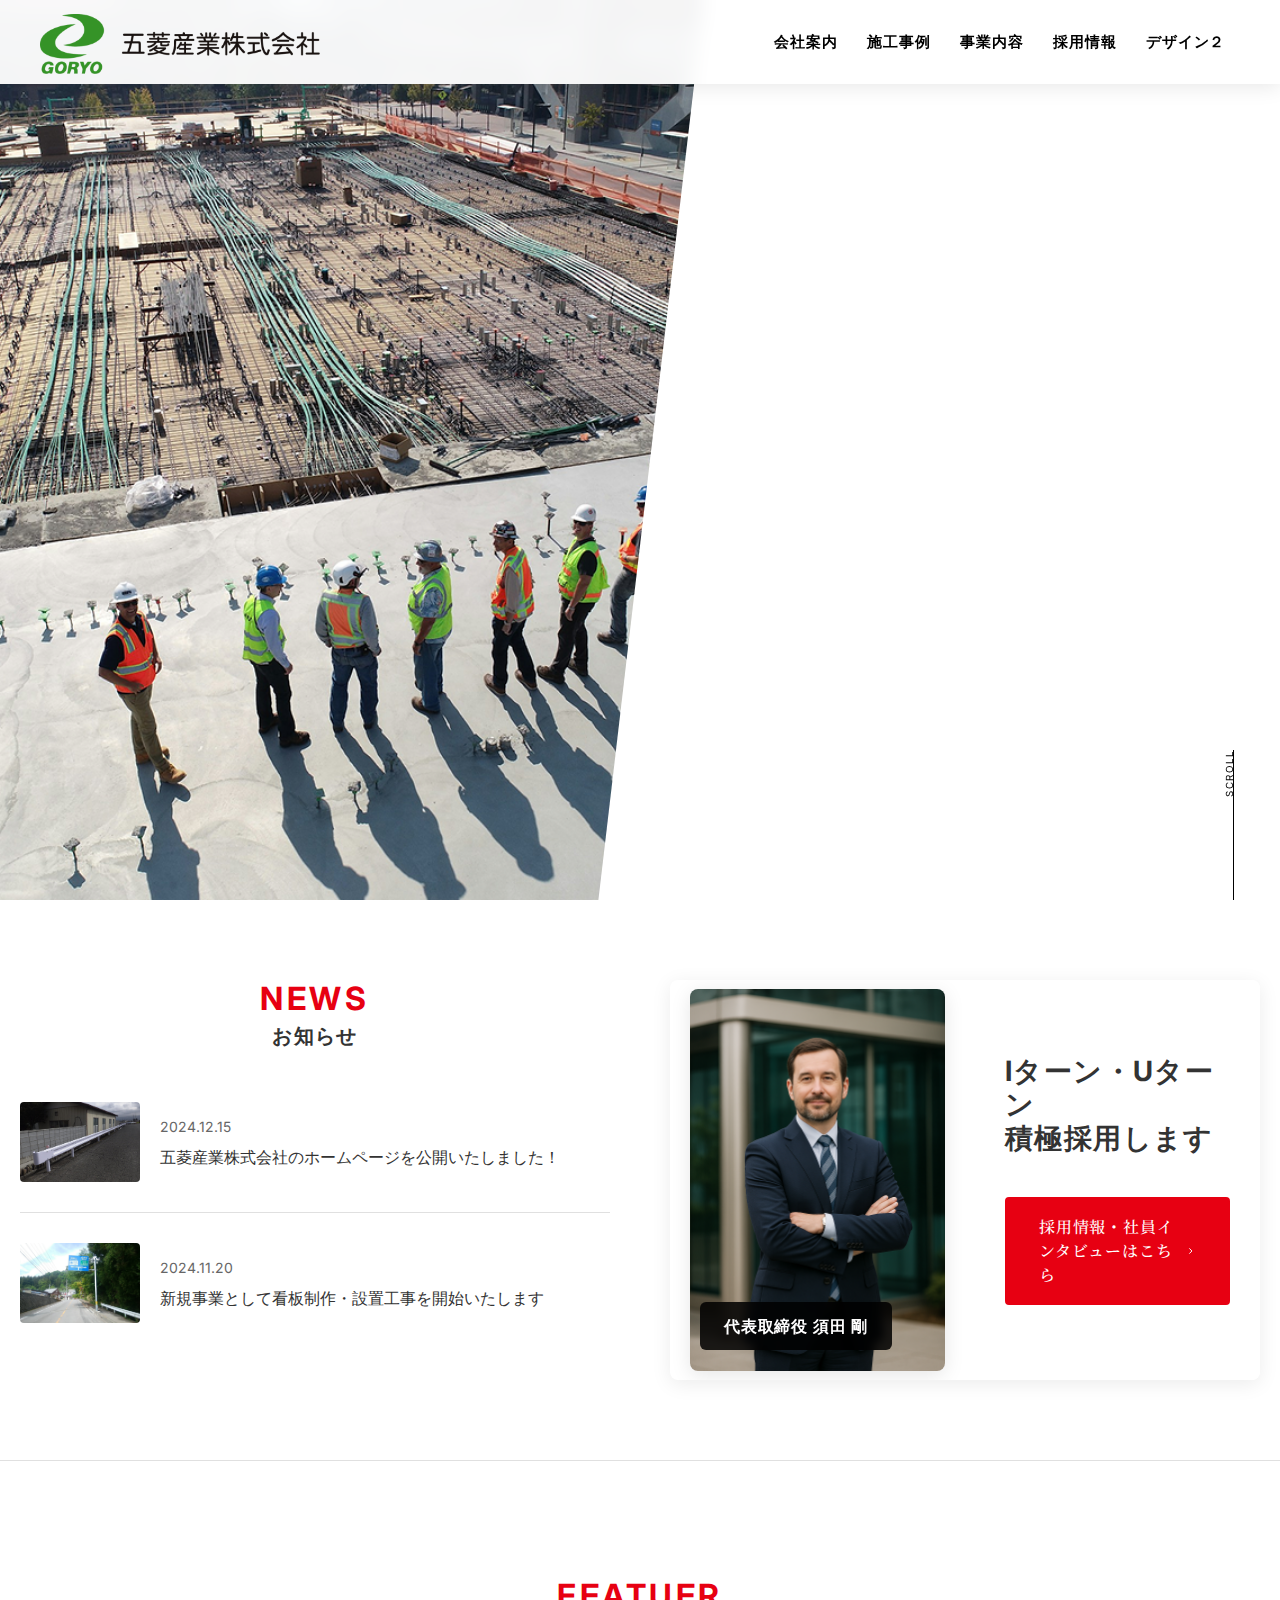
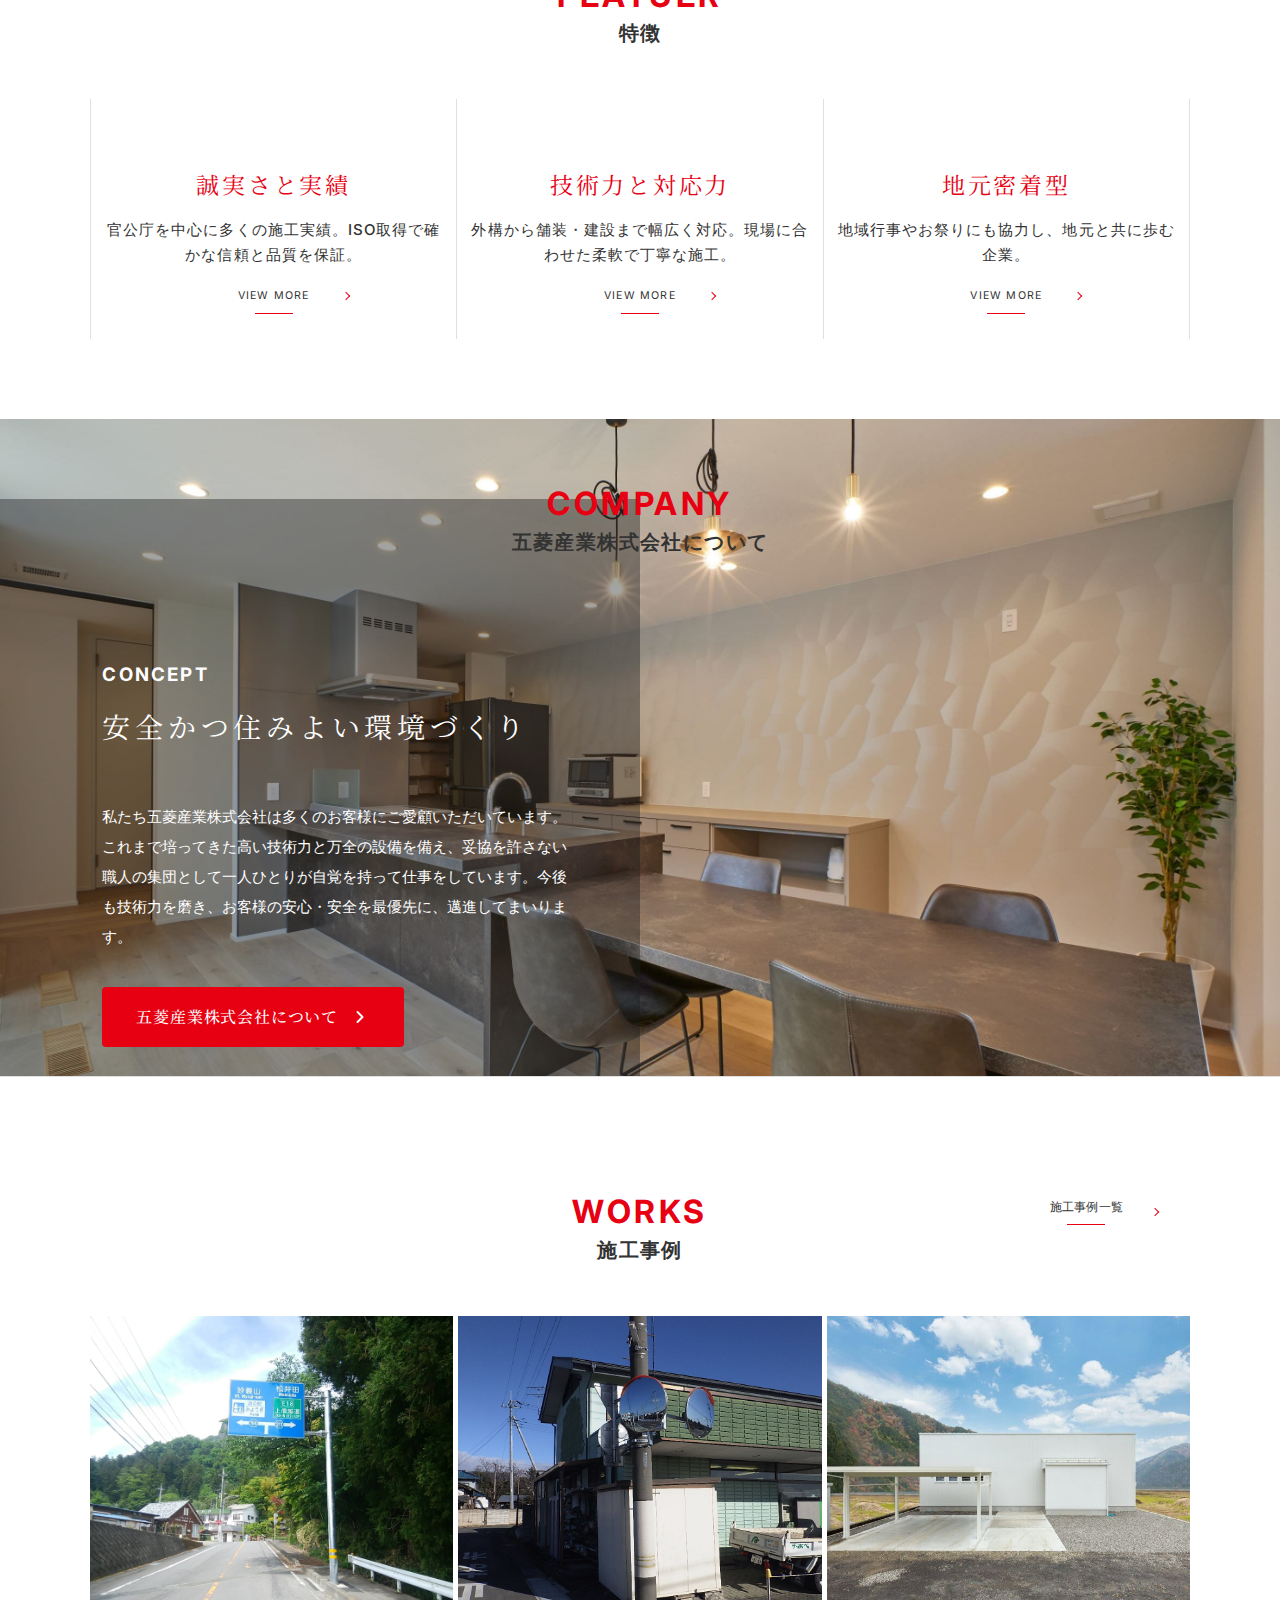
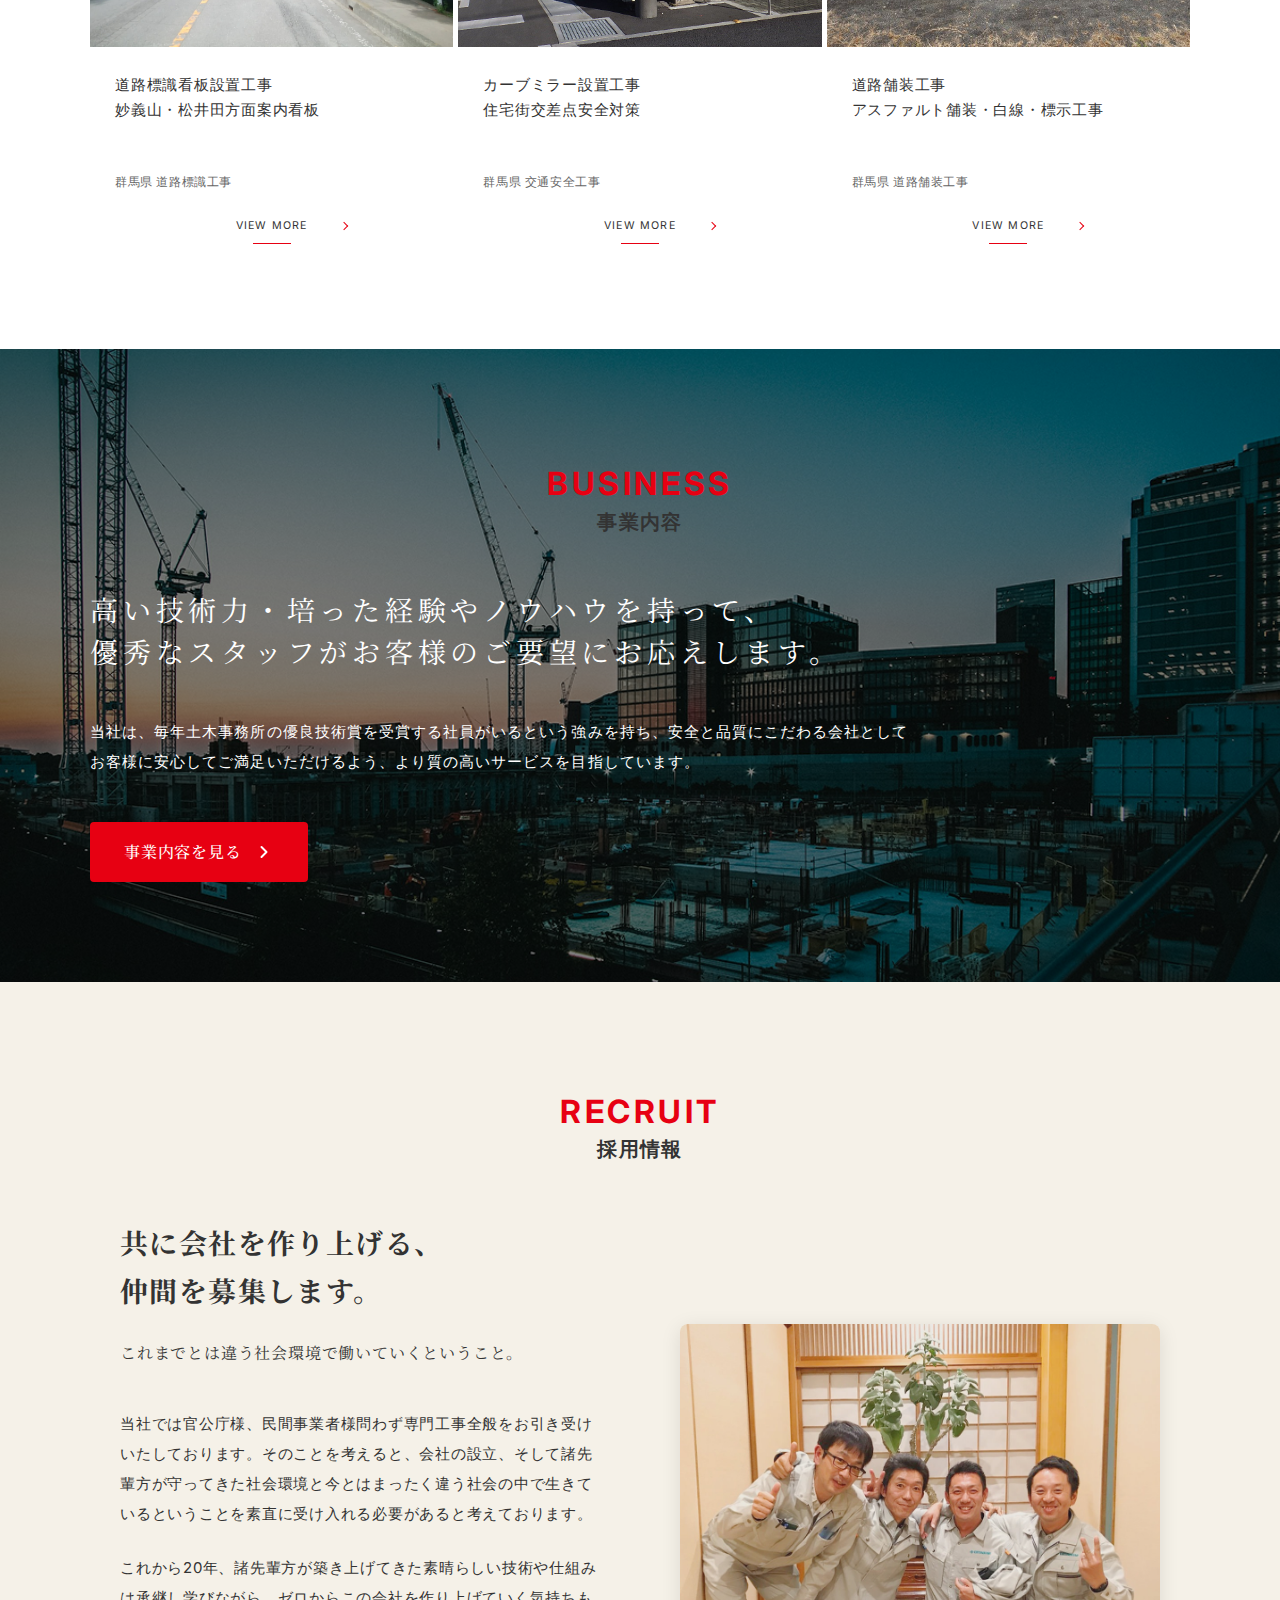
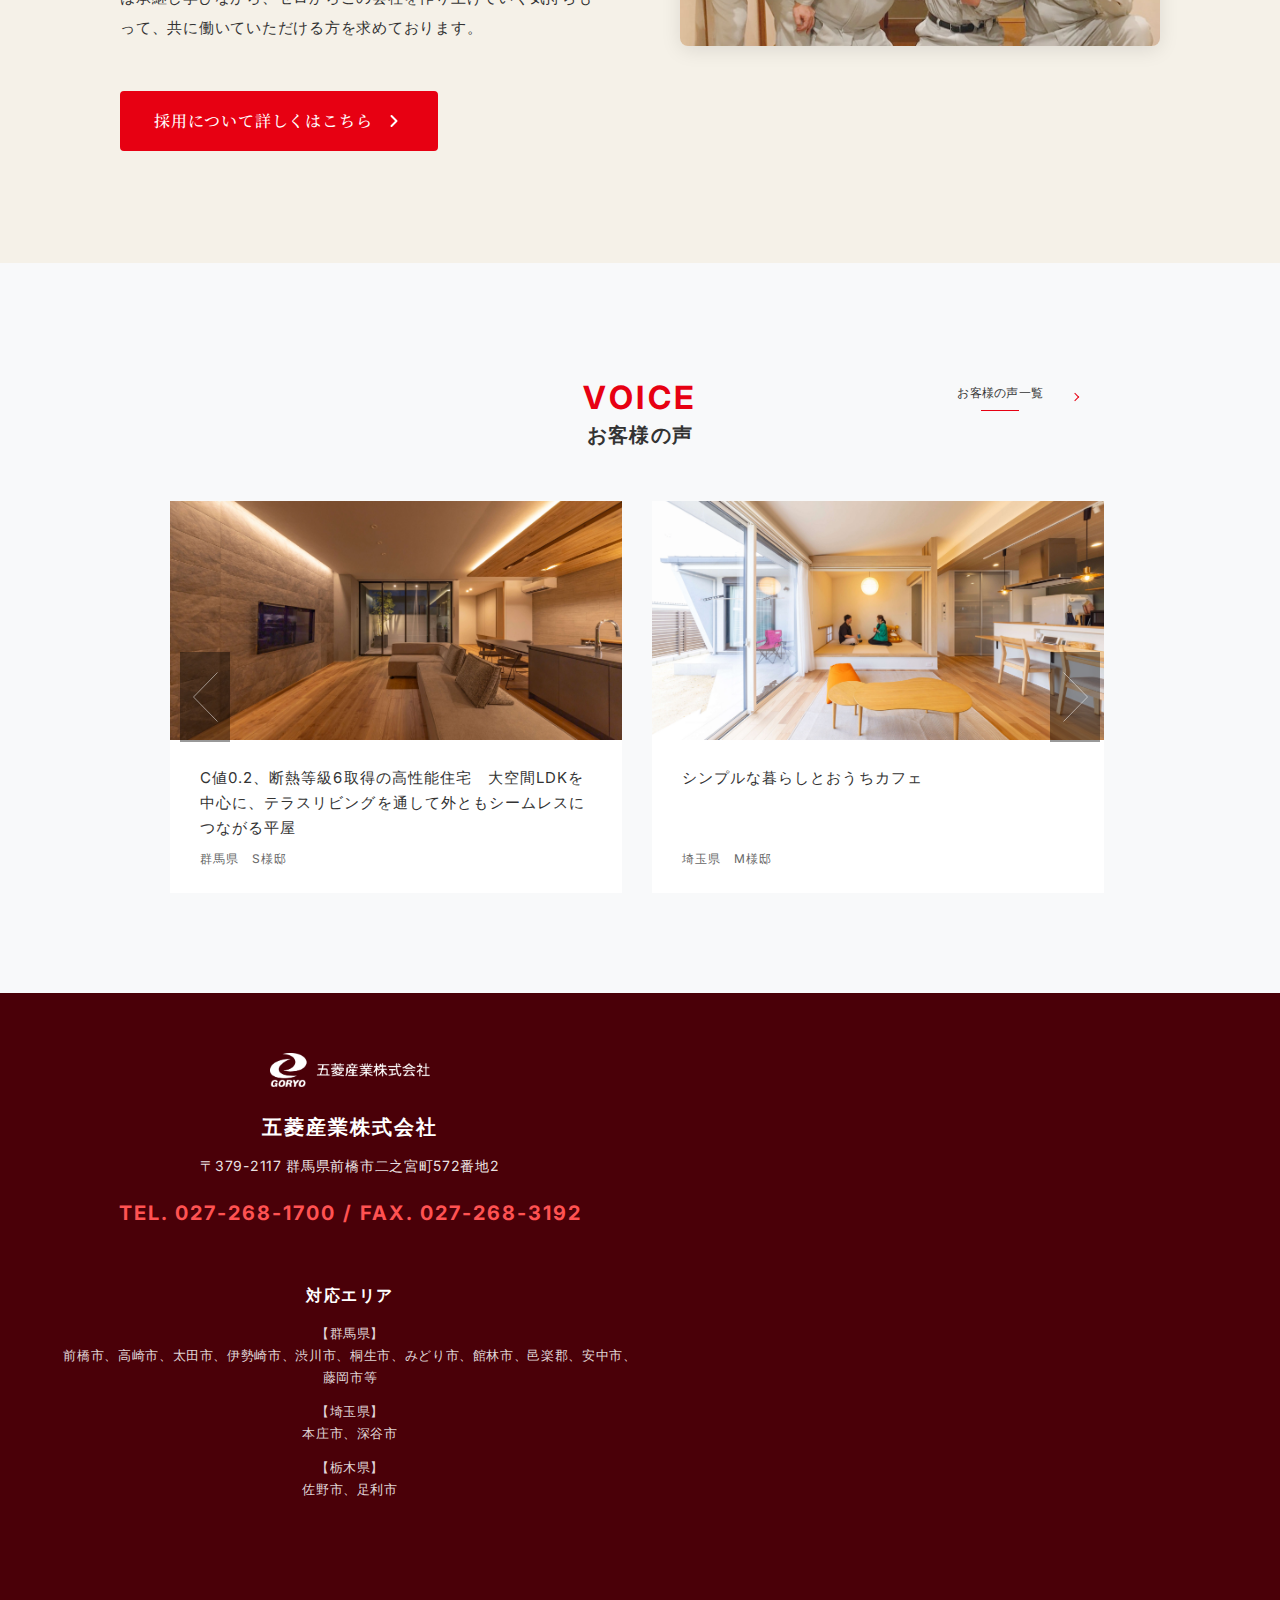
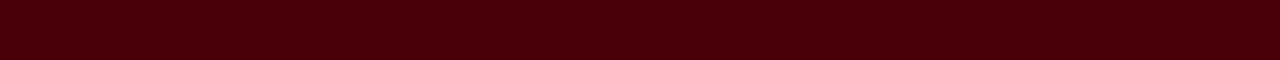
<file: index.html>
<!DOCTYPE html>
<html lang="ja">
<head>
    <meta charset="UTF-8">
    <meta name="viewport" content="width=device-width, initial-scale=1.0">
    <title>五菱産業株式会社 - 安心・安全な暮らしを守る</title>
    <link rel="preconnect" href="https://fonts.googleapis.com">
    <link rel="preconnect" href="https://fonts.gstatic.com" crossorigin>
    <link href="https://fonts.googleapis.com/css2?family=Inter:wght@400;600;700&family=Noto+Serif+JP:wght@400;700&display=swap" rel="stylesheet">
    <link rel="stylesheet" href="style.css">
</head>
<body>
    <!-- Header -->
    <header class="header">
        <div class="header-content">
            <div class="logo">
                <a href="index.html">
                    <img src="images/logo.png" alt="五菱産業株式会社">
                </a>
            </div>
            <nav class="nav">
                <div class="nav-right">
                    <a href="company.html" class="nav-item">会社案内</a>
                    <a href="work.html" class="nav-item">施工事例</a>
                    <a href="business.html" class="nav-item">事業内容</a>
                    <a href="#recruit" class="nav-item">採用情報</a>
                    <a href="index4.html" class="nav-item">デザイン２</a>
                </div>
            </nav>
        </div>
    </header>

    <!-- Hero Section -->
    <section class="hero">
        <div class="hero-slider">
            <div class="hero-slide active">
                <img src="images/top2.png" alt="メインビジュアル1">
            </div>
            <div class="hero-slide">
                <img src="images/top3.png" alt="メインビジュアル2">
            </div>
            <div class="hero-slide">
                <img src="images/top1.png" alt="メインビジュアル3">
            </div>
            <div class="hero-slide">
                <img src="images/top4.png" alt="メインビジュアル4">
            </div>
        </div>
        <div class="hero-content">
            <div class="hero-title">
                <h1 class="hero-main-text">WE PROTECT　SECURE　<br>AND　SAFE LIFE</h1>
                <div class="hero-sub-text">
                    <p>安心・安全な暮らしを守る</p>
                    <p>私たちは、確かな技術力で人々の生活を支える
                      専門工事のスペシャリストです。</p>
                </div>
            </div>
        </div>
        <div class="scroll-indicator">
            <div class="scroll-line"></div>
            <div class="scroll-text">SCROLL</div>
            <div class="scroll-line scroll-line-blue"></div>
        </div>
    </section>

    <!-- News & Greeting Section -->
    <section class="section news-greeting-section">
        <div class="news-greeting-container">
            <!-- News Section (Left) -->
            <div class="news-section">
                <div class="section-header">
                    <div class="section-title-en">NEWS</div>
                    <h2 class="section-title-ja">お知らせ</h2>
                </div>
                <div class="news-list">
                    <div class="news-item">
                        <div class="news-thumbnail">
                            <img src="images/W3.jpeg" alt="お知らせ画像">
                        </div>
                        <div class="news-content">
                            <div class="news-date">2024.12.15</div>
                            <h3 class="news-title">五菱産業株式会社のホームページを公開いたしました！</h3>
                        </div>
                    </div>
                    <div class="news-item">
                        <div class="news-thumbnail">
                            <img src="images/W2.jpg" alt="お知らせ画像">
                        </div>
                        <div class="news-content">
                            <div class="news-date">2024.11.20</div>
                            <h3 class="news-title">新規事業として看板制作・設置工事を開始いたします</h3>
                        </div>
                    </div>
                </div>
            </div>

            <!-- Greeting Section (Right) -->
            <div class="greeting-section">
                <div class="greeting-content">
                    <div class="greeting-left">
                        <img src="images/imagesyatyo.png" alt="代表取締役" class="greeting-image">
                        <div class="greeting-name">
                            <p>代表取締役 須田 剛</p>
                        </div>
                    </div>
                    <div class="greeting-right">
                        <div class="greeting-text">
                            <h2 class="greeting-title">Iターン・Uターン<br>積極採用します</h2>
                        </div>
                        <a href="#recruit" class="btn-primary">
                            <span>採用情報・社員インタビューはこちら</span>
                            <svg class="btn-icon" width="20" height="20" viewBox="0 0 20 20" fill="none" xmlns="http://www.w3.org/2000/svg">
                                <path d="M7.5 15L12.5 10L7.5 5" stroke="currentColor" stroke-width="2" stroke-linecap="round" stroke-linejoin="round"/>
                            </svg>
                        </a>
                    </div>
                </div>
            </div>
        </div>
    </section>

    <!-- Feature Section -->
    <section class="section feature-section">
        <div class="section-header">
            <div class="section-title-en">FEATUER</div>
            <h2 class="section-title-ja">特徴</h2>
        </div>
        <div class="feature-list">
            <div class="feature-item">
                <h3 class="feature-title">誠実さと実績</h3>
                <p class="feature-description">官公庁を中心に多くの施工実績。ISO取得で確かな信頼と品質を保証。</p>
                <a href="#" class="btn-more">
                    <span>VIEW MORE</span>
                    <div class="btn-line"></div>
                </a>
            </div>
            <div class="feature-item">
                <h3 class="feature-title">技術力と対応力</h3>
                <p class="feature-description">外構から舗装・建設まで幅広く対応。現場に合わせた柔軟で丁寧な施工。</p>
                <a href="#" class="btn-more">
                    <span>VIEW MORE</span>
                    <div class="btn-line"></div>
                </a>
            </div>
            <div class="feature-item">
                <h3 class="feature-title">地元密着型</h3>
                <p class="feature-description">地域行事やお祭りにも協力し、地元と共に歩む企業。</p>
                <a href="#" class="btn-more">
                    <span>VIEW MORE</span>
                    <div class="btn-line"></div>
                </a>
            </div>
        </div>
    </section>

    <!-- Company Section -->
    <section id="company" class="section company-section">
        <div class="section-header section-header-overlay">
            <div class="section-title-en">COMPANY</div>
            <h2 class="section-title-ja">五菱産業株式会社について</h2>
        </div>
        <div class="company-background">
            <img src="images/concept_bg-770375.png" alt="会社背景">
        </div>
        <div class="company-overlay">
            <div class="company-content">
                <div class="section-title-en light">CONCEPT</div>
                <h2 class="company-heading">安全かつ住みよい環境づくり</h2>
                <p class="company-text">私たち五菱産業株式会社は多くのお客様にご愛顧いただいています。これまで培ってきた高い技術力と万全の設備を備え、妥協を許さない職人の集団として一人ひとりが自覚を持って仕事をしています。今後も技術力を磨き、お客様の安心・安全を最優先に、邁進してまいります。</p>
                <a href="company.html" class="btn-primary">
                    <span>五菱産業株式会社について</span>
                    <svg class="btn-icon" width="20" height="20" viewBox="0 0 20 20" fill="none" xmlns="http://www.w3.org/2000/svg">
                        <path d="M7.5 15L12.5 10L7.5 5" stroke="currentColor" stroke-width="2" stroke-linecap="round" stroke-linejoin="round"/>
                    </svg>
                </a>
            </div>
        </div>
    </section>

    <!-- Works Section -->
    <section id="works" class="section works-section">
        <div class="works-container">
            <div class="section-header">
                <div class="section-title-en">WORKS</div>
                <h2 class="section-title-ja">施工事例</h2>
            </div>
            <a href="work.html" class="btn-list">
                施工事例一覧
                <div class="btn-line"></div>
            </a>
            <div class="works-list">
                <div class="works-item">
                    <div class="works-card">
                        <div class="works-image">
                            <img src="images/kanban.jpg" alt="道路標識看板設置工事">
                        </div>
                        <div class="works-content">
                            <h3 class="works-title">道路標識看板設置工事<br>妙義山・松井田方面案内看板</h3>
                            <p class="works-name">群馬県 道路標識工事</p>
                            <a href="#" class="btn-more">
                                <span>VIEW MORE</span>
                                <div class="btn-line"></div>
                            </a>
                        </div>
                    </div>
                </div>
                <div class="works-item">
                    <div class="works-card">
                        <div class="works-image">
                            <img src="images/mirro.jpeg" alt="カーブミラー設置工事">
                        </div>
                        <div class="works-content">
                            <h3 class="works-title">カーブミラー設置工事<br>住宅街交差点安全対策</h3>
                            <p class="works-name">群馬県 交通安全工事</p>
                            <a href="#" class="btn-more">
                                <span>VIEW MORE</span>
                                <div class="btn-line"></div>
                            </a>
                        </div>
                    </div>
                </div>
                <div class="works-item">
                    <div class="works-card">
                        <div class="works-image">
                            <img src="images/road_paving_work-5d5c2a.png" alt="道路舗装工事">
                        </div>
                        <div class="works-content">
                            <h3 class="works-title">道路舗装工事<br>アスファルト舗装・白線・標示工事</h3>
                            <p class="works-name">群馬県 道路舗装工事</p>
                            <a href="#" class="btn-more">
                                <span>VIEW MORE</span>
                                <div class="btn-line"></div>
                            </a>
                        </div>
                    </div>
                </div>
            </div>
        </div>
    </section>

    <!-- Business Section -->
    <section id="business" class="section business-section">
        <div class="business-background">
            <img src="images/BUSI.png" alt="事業内容背景">
        </div>
        <div class="section-header">
            <div class="section-title-en">BUSINESS</div>
            <h2 class="section-title-ja">事業内容</h2>
        </div>
        <div class="business-content">
            <h3 class="business-heading">高い技術力・培った経験やノウハウを持って、<br>優秀なスタッフがお客様のご要望にお応えします。</h3>
            <p class="business-text">当社は、毎年土木事務所の優良技術賞を受賞する社員がいるという強みを持ち、安全と品質にこだわる会社として<br>お客様に安心してご満足いただけるよう、より質の高いサービスを目指しています。</p>
            <a href="business.html" class="btn-primary">
                <span>事業内容を見る</span>
                <svg class="btn-icon" width="20" height="20" viewBox="0 0 20 20" fill="none" xmlns="http://www.w3.org/2000/svg">
                    <path d="M7.5 15L12.5 10L7.5 5" stroke="currentColor" stroke-width="2" stroke-linecap="round" stroke-linejoin="round"/>
                </svg>
            </a>
        </div>
    </section>

    <!-- Recruit Section -->
    <section class="section recruit-section">
        <div class="recruit-container">
            <div class="section-header">
                <div class="section-title-en">RECRUIT</div>
                <h2 class="section-title-ja">採用情報</h2>
            </div>
            <div class="recruit-content">
                <div class="recruit-text">
                    <h3 class="recruit-title">共に会社を作り上げる、<br>仲間を募集します。</h3>
                    <p class="recruit-subtitle">これまでとは違う社会環境で働いていくということ。</p>
                    <div class="recruit-description">
                        <p>当社では官公庁様、民間事業者様問わず専門工事全般をお引き受けいたしております。そのことを考えると、会社の設立、そして諸先輩方が守ってきた社会環境と今とはまったく違う社会の中で生きているということを素直に受け入れる必要があると考えております。</p>
                        <p>これから20年、諸先輩方が築き上げてきた素晴らしい技術や仕組みは承継し学びながら、ゼロからこの会社を作り上げていく気持ちもって、共に働いていただける方を求めております。</p>
                    </div>
                    <a href="#recruit" class="btn-primary">
                        <span>採用について詳しくはこちら</span>
                        <svg class="btn-icon" width="20" height="20" viewBox="0 0 20 20" fill="none" xmlns="http://www.w3.org/2000/svg">
                            <path d="M7.5 15L12.5 10L7.5 5" stroke="currentColor" stroke-width="2" stroke-linecap="round" stroke-linejoin="round"/>
                        </svg>
                    </a>
                </div>
                <div class="recruit-image">
                    <img src="images/recruit--img.jpg" alt="五菱産業の仲間たち">
                </div>
            </div>
        </div>
    </section>

    <!-- Voice Section -->
    <section class="section voice-section">
        <div class="voice-container">
            <div class="section-header">
                <div class="section-title-en">VOICE</div>
                <h2 class="section-title-ja">お客様の声</h2>
            </div>
            <a href="#" class="btn-list">
                お客様の声一覧
                <div class="btn-line"></div>
            </a>
            <div class="voice-slider-container">
                <div class="voice-slider">
                    <div class="voice-slide">
                        <div class="voice-card">
                            <div class="voice-image">
                                <img src="images/voice_02-6087fa.png" alt="岐阜県　S様邸">
                            </div>
                            <div class="voice-content">
                                <h3 class="voice-title">C値0.2、断熱等級6取得の高性能住宅　大空間LDKを<br>中心に、テラスリビングを通して外ともシームレスに<br>つながる平屋</h3>
                                <p class="voice-name">群馬県　S様邸</p>
                            </div>
                        </div>
                    </div>
                    <div class="voice-slide">
                        <div class="voice-card">
                            <div class="voice-image">
                                <img src="images/voice_03-32ea60.png" alt="岐阜県　M様邸">
                            </div>
                            <div class="voice-content">
                                <h3 class="voice-title">シンプルな暮らしとおうちカフェ</h3>
                                <p class="voice-name">埼玉県　M様邸</p>
                            </div>
                        </div>
                    </div>
                    <div class="voice-slide">
                        <div class="voice-card">
                            <div class="voice-image">
                                <img src="images/voice_04-cabee8.png" alt="大垣市　N様">
                            </div>
                            <div class="voice-content">
                                <h3 class="voice-title">中庭をロの字に囲む　白×木のナチュラルな平屋</h3>
                                <p class="voice-name">栃木県　N様</p>
                            </div>
                        </div>
                    </div>
                </div>
                <button class="slider-btn slider-btn-prev">
                    <svg width="25" height="50" viewBox="0 0 25 50" fill="none">
                        <path d="M24.5 0.5L0.5 25L24.5 49.5" stroke="white" stroke-width="0.5"/>
                    </svg>
                </button>
                <button class="slider-btn slider-btn-next">
                    <svg width="25" height="50" viewBox="0 0 25 50" fill="none">
                        <path d="M0.5 0.5L24.5 25L0.5 49.5" stroke="white" stroke-width="0.5"/>
                    </svg>
                </button>
            </div>
        </div>
    </section>

    <!-- Footer -->
    <footer class="footer">
        <div class="footer-content">
            <div class="footer-left">
                <div class="footer-logo">
                    <img src="images/logo.png" alt="五菱産業株式会社">
                </div>
                <div class="footer-company">
                    <p class="footer-company-name">五菱産業株式会社</p>
                    <p class="footer-address">〒379-2117 群馬県前橋市二之宮町572番地2</p>
                </div>
                <p class="footer-contact">TEL. 027-268-1700 / FAX. 027-268-3192</p>
                
                <!-- 対応エリア情報 -->
                <div class="footer-area">
                    <h3 class="footer-area-title">対応エリア</h3>
                    <div class="footer-area-content">
                        <p class="footer-area-text">
                            【群馬県】<br>
                            前橋市、高崎市、太田市、伊勢崎市、渋川市、桐生市、みどり市、館林市、邑楽郡、安中市、藤岡市等
                        </p>
                        <p class="footer-area-text">
                            【埼玉県】<br>
                            本庄市、深谷市
                        </p>
                        <p class="footer-area-text">
                            【栃木県】<br>
                            佐野市、足利市
                        </p>
                    </div>
                </div>
            </div>
            <div class="footer-right">
                <div class="footer-map">
                    <iframe 
                        src="https://www.google.com/maps/embed?pb=!1m18!1m12!1m3!1d3230.1234567890!2d139.1234567890!3d36.1234567890!2m3!1f0!2f0!3f0!3m2!1i1024!2i768!4f13.1!3m3!1m2!1s0x0%3A0x0!2zMzYuMTIzNDU2Nzg5LDEzOS4xMjM0NTY3ODk!5e0!3m2!1sja!2sjp!4v1234567890123!5m2!1sja!2sjp&q=群馬県前橋市二之宮町572番地2"
                        width="100%" 
                        height="400" 
                        style="border:0;" 
                        allowfullscreen="" 
                        loading="lazy" 
                        referrerpolicy="no-referrer-when-downgrade">
                    </iframe>
                </div>
            </div>
        </div>
    </footer>

    <!-- Floating CTA Buttons -->
    <div class="floating-cta">
        <a href="#contact" class="cta-btn cta-contact">
            <svg class="cta-icon" width="24" height="24" viewBox="0 0 24 24" fill="none" xmlns="http://www.w3.org/2000/svg">
                <path d="M21 15C21 15.5304 20.7893 16.0391 20.4142 16.4142C20.0391 16.7893 19.5304 17 19 17H7L3 21V5C3 4.46957 3.21071 3.96086 3.58579 3.58579C3.96086 3.21071 4.46957 3 5 3H19C19.5304 3 20.0391 3.21071 20.4142 3.58579C20.7893 3.96086 21 4.46957 21 5V15Z" stroke="currentColor" stroke-width="2" stroke-linecap="round" stroke-linejoin="round"/>
            </svg>
            <span class="cta-text">無料相談</span>
        </a>
        <a href="#recruit" class="cta-btn cta-recruit">
            <svg class="cta-icon" width="24" height="24" viewBox="0 0 24 24" fill="none" xmlns="http://www.w3.org/2000/svg">
                <path d="M20 21V19C20 17.9391 19.5786 16.9217 18.8284 16.1716C18.0783 15.4214 17.0609 15 16 15H8C6.93913 15 5.92172 15.4214 5.17157 16.1716C4.42143 16.9217 4 17.9391 4 19V21M16 7C16 9.20914 14.2091 11 12 11C9.79086 11 8 9.20914 8 7C8 4.79086 9.79086 3 12 3C14.2091 3 16 4.79086 16 7Z" stroke="currentColor" stroke-width="2" stroke-linecap="round" stroke-linejoin="round"/>
            </svg>
            <span class="cta-text">採用エントリー</span>
        </a>
    </div>

    <script src="script.js"></script>
</body>
</html>
</file>
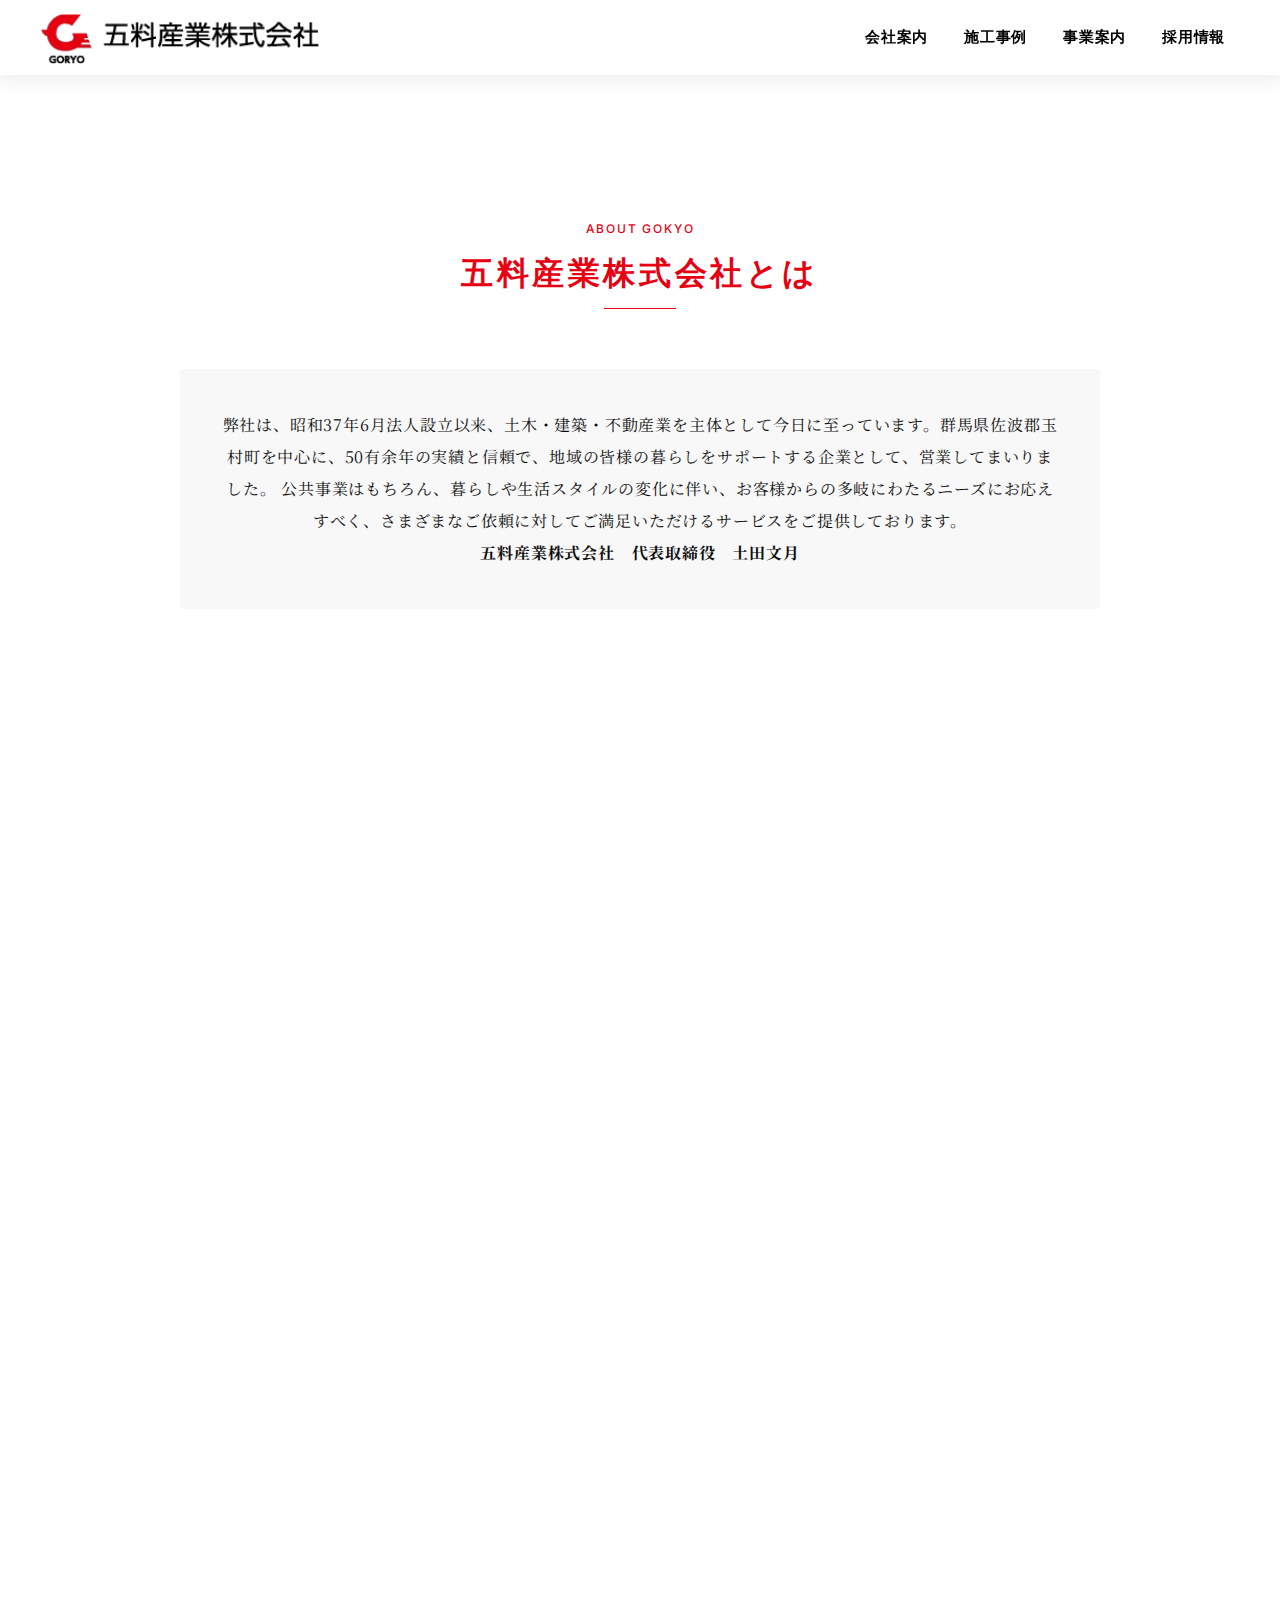
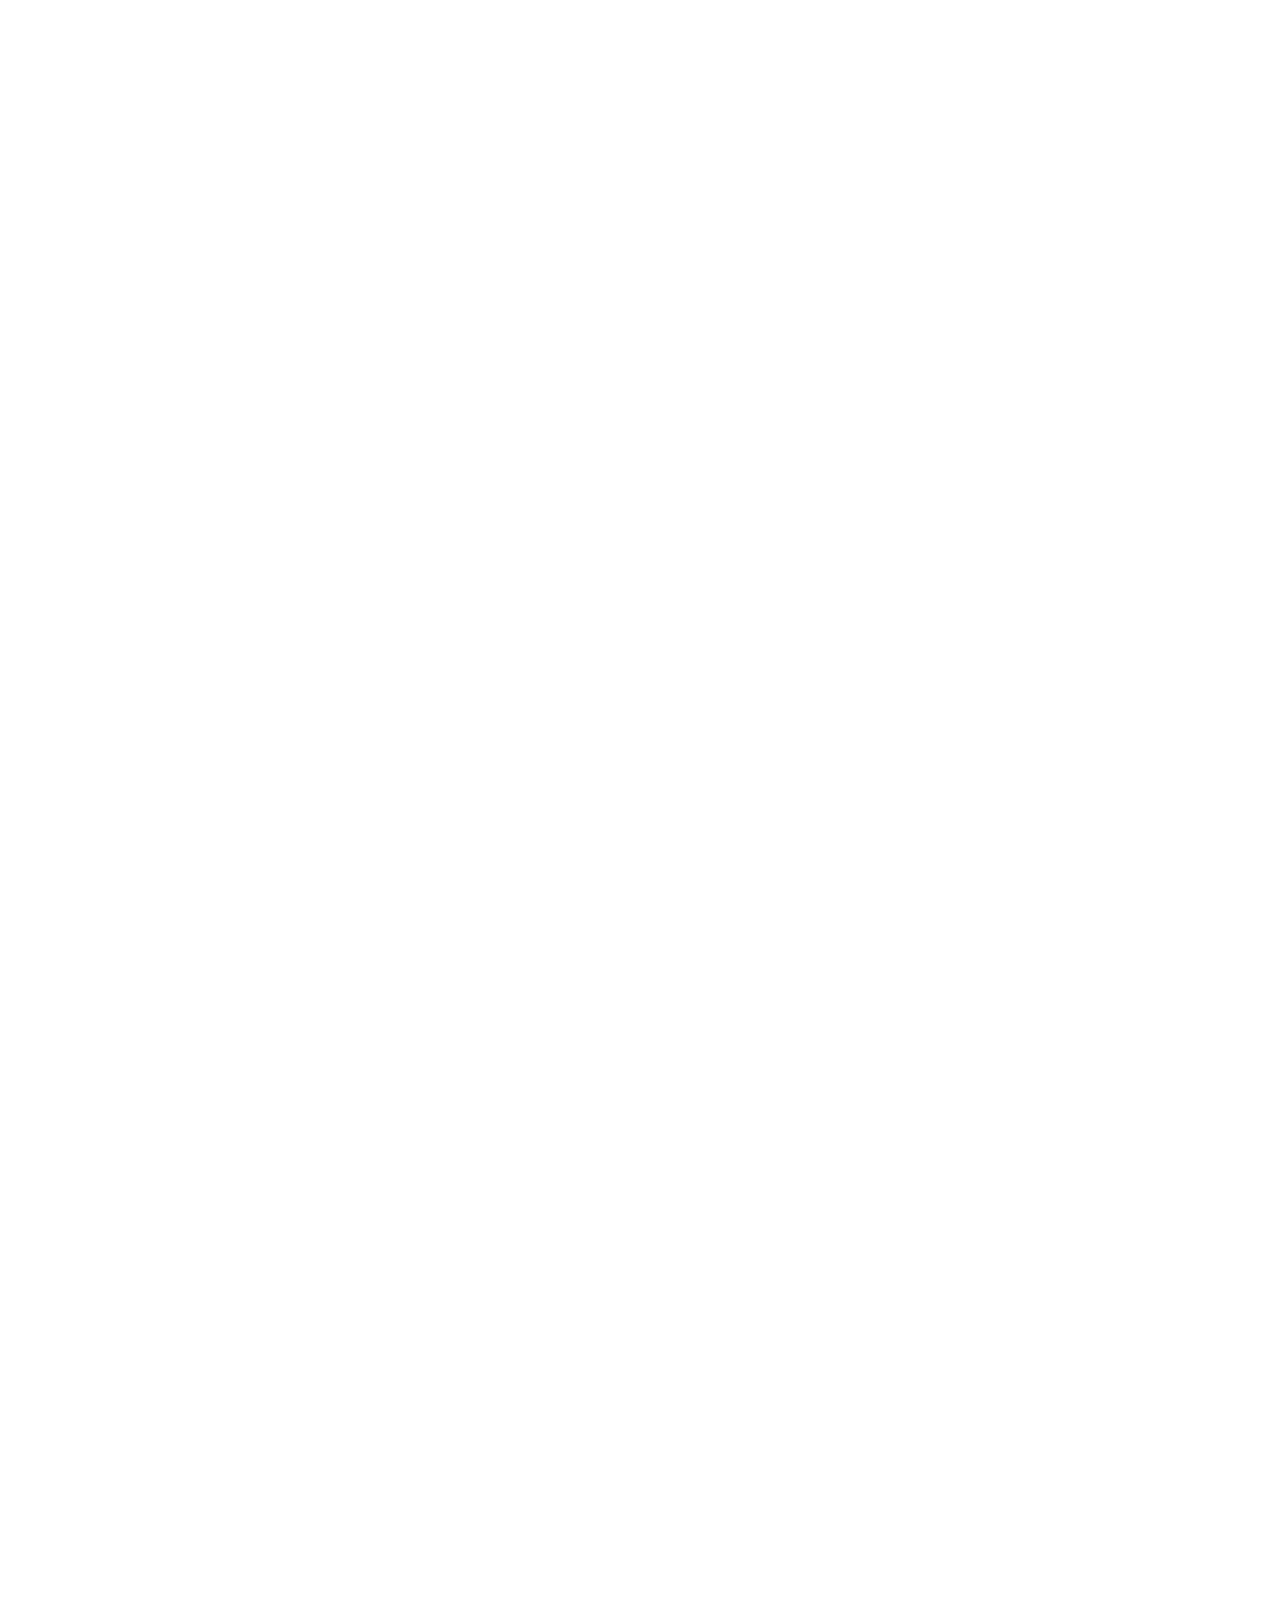
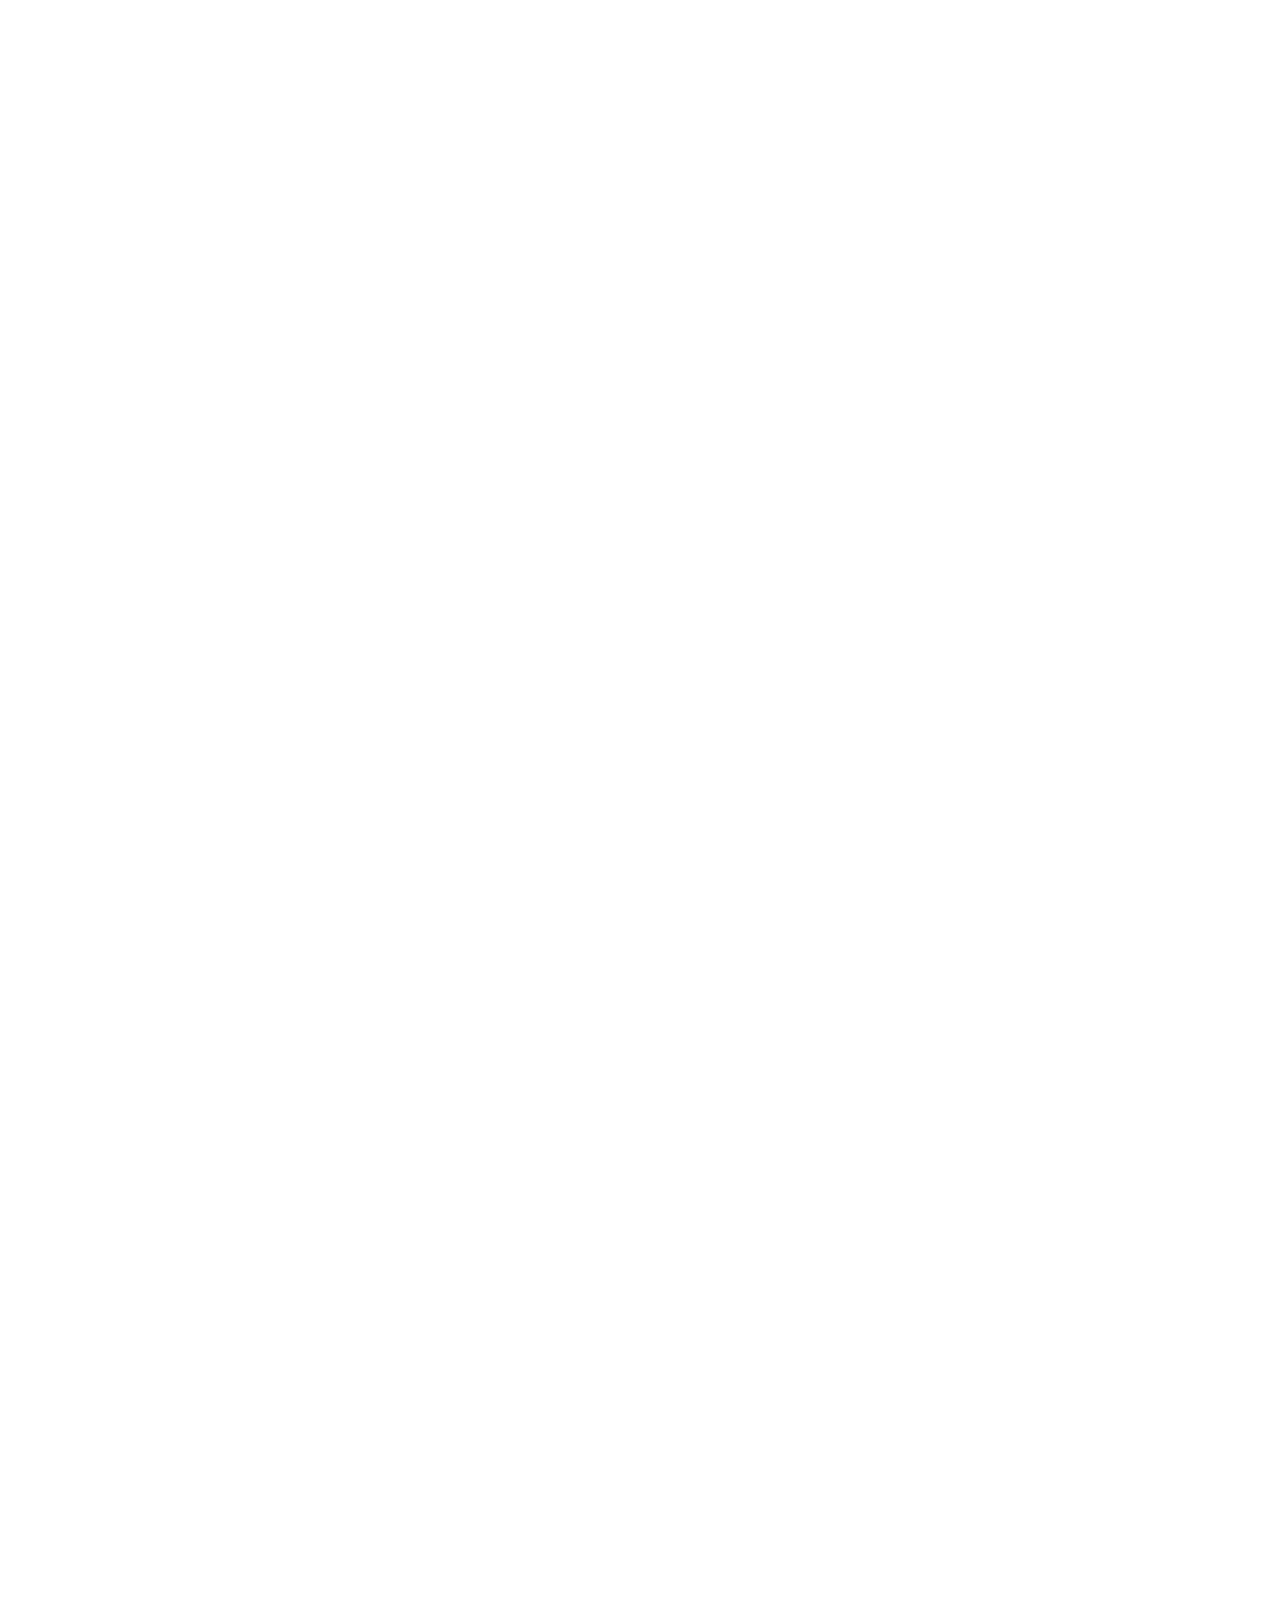
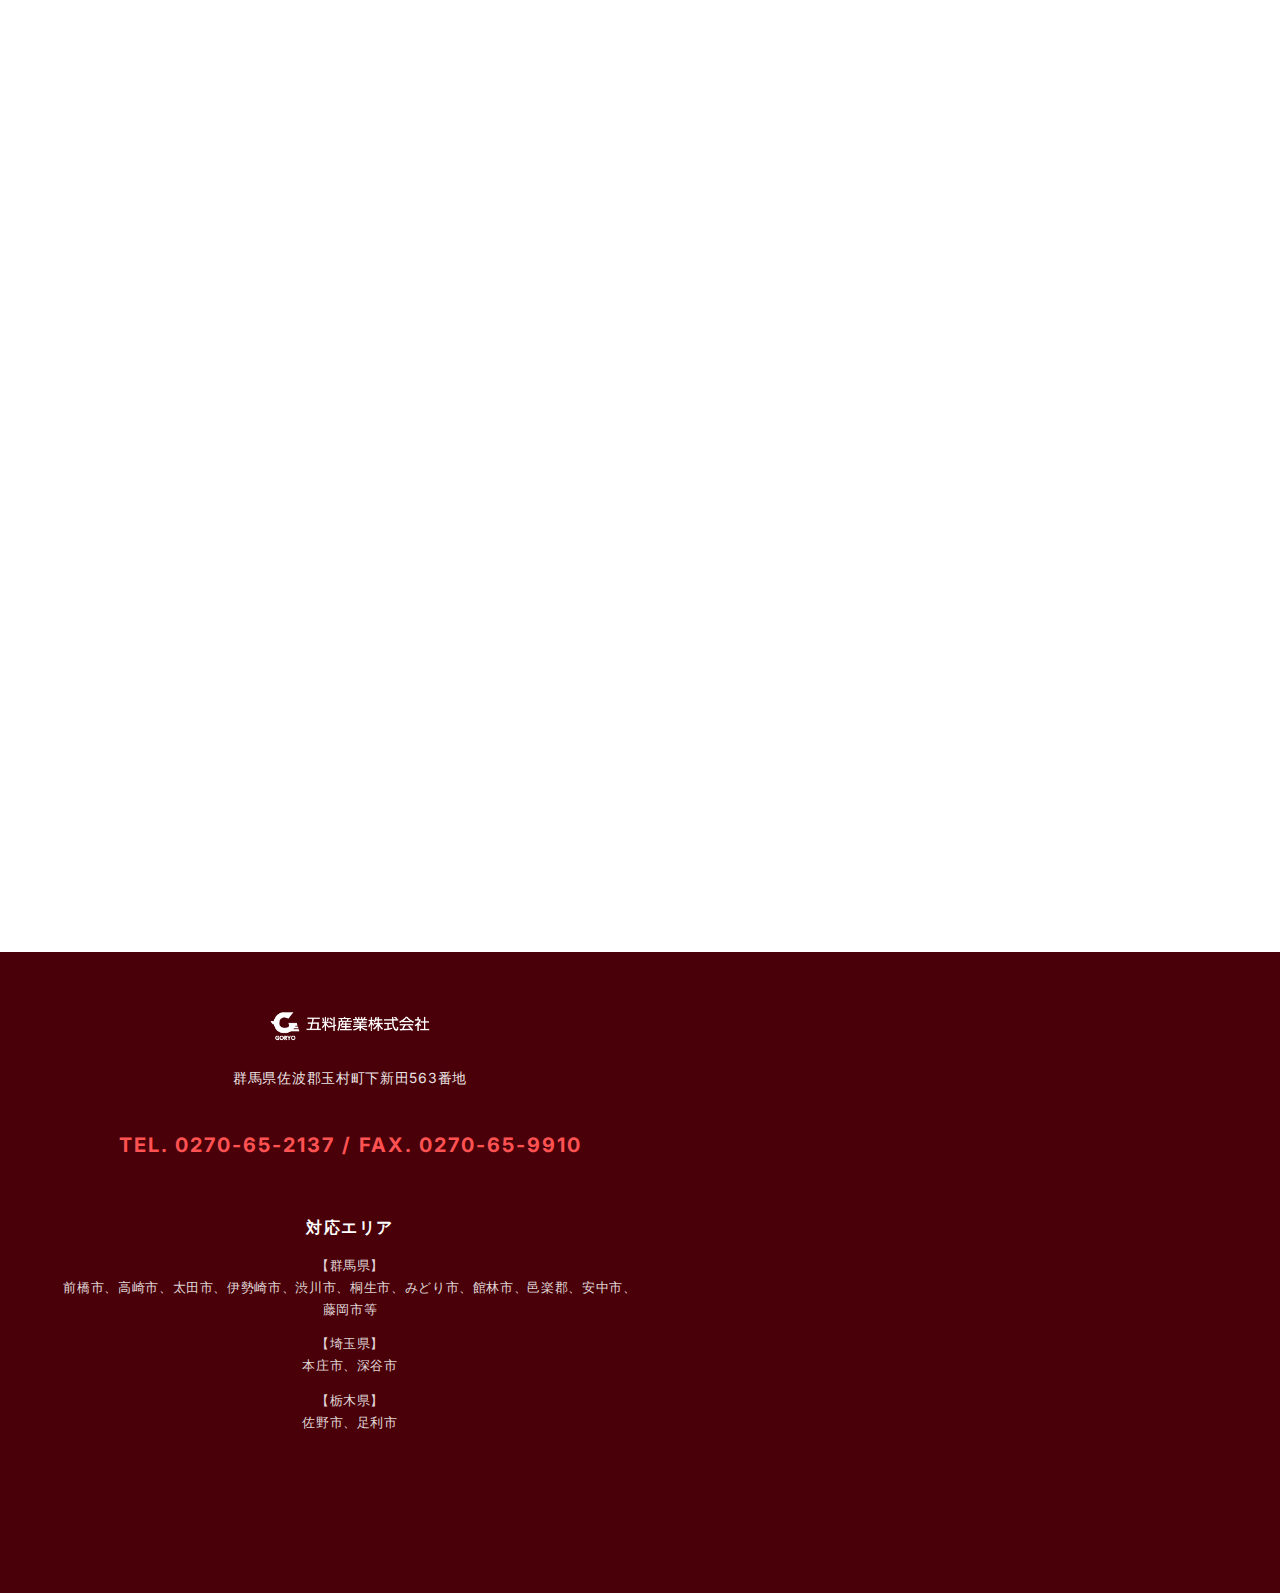
<file: business.html>
<!DOCTYPE html>
<html lang="ja">
<head>
    <meta charset="UTF-8">
    <meta name="viewport" content="width=device-width, initial-scale=1.0">
    <title>事業内容 - 五料産業株式会社</title>
    <link rel="stylesheet" href="style.css">
    <link rel="stylesheet" href="business.css">
    <link rel="stylesheet" href="style4.css">
    <link rel="preconnect" href="https://fonts.googleapis.com">
    <link rel="preconnect" href="https://fonts.gstatic.com" crossorigin>
    <link href="https://fonts.googleapis.com/css2?family=Inter:wght@400;500;600;700&family=Noto+Serif+JP:wght@400;500;600;700&family=Marcellus&family=B612:wght@700&display=swap" rel="stylesheet">
</head>
<body>
    <!-- Header -->
    <header class="header">
        <div class="header-content">
            <div class="logo">
                <a href="index4.html">
                    <img src="img/logo_goryo.png" alt="五料産業株式会社">
                </a>
            </div>
            <nav class="nav">
                <a href="company.html" class="nav-item">会社案内</a>
                <a href="work.html" class="nav-item">施工事例</a>
                <a href="business.html" class="nav-item">事業案内</a>
                <a href="recruit.html" class="nav-item">採用情報</a>
            </nav>
            <button class="hamburger">
                <span class="hamburger-line"></span>
                <span class="hamburger-line"></span>
                <span class="hamburger-line"></span>
            </button>
            <div class="mobile-menu">
                <a href="company.html" class="nav-item">会社案内</a>
                <a href="work.html" class="nav-item">施工事例</a>
                <a href="business.html" class="nav-item">事業案内</a>
                <a href="recruit.html" class="nav-item">採用情報</a>
            </div>
        </div>
    </header>

    <!-- Main -->
    <main class="business-main">
        <!-- 会社紹介セクション -->
        <section class="about-section">
            <div class="about-label">ABOUT GOKYO</div>
            <div class="section-header">
                <h2 class="section-title">五料産業株式会社とは</h2>
            </div>
            <div class="about-content">
                <div class="about-text-box">
                    <p class="about-text">弊社は、昭和37年6月法人設立以来、土木・建築・不動産業を主体として今日に至っています。群馬県佐波郡玉村町を中心に、50有余年の実績と信頼で、地域の皆様の暮らしをサポートする企業として、営業してまいりました。 公共事業はもちろん、暮らしや生活スタイルの変化に伴い、お客様からの多岐にわたるニーズにお応えすべく、さまざまなご依頼に対してご満足いただけるサービスをご提供しております。</p>
                    <p class="about-text"><strong>五料産業株式会社　代表取締役　土田文月</strong></p>
                </div>
            </div>
        </section>

        <!-- 事業内容セクション -->
        <section class="services-section">
            <div class="section-header">
                <h2 class="section-title">事業内容</h2>
            </div>
            <div class="services-intro">
                <p class="services-intro-text">五料産業株式会社は、昭和37年の創業以来、群馬県を拠点として「リフォーム」「建築」「土木・外構」の3つの事業を柱に、地域の皆様の生活と事業を支える総合建設業者として歩み続けています。<br>豊富な実績と確かな技術力で、あらゆる建設ニーズにお応えいたします。</p>
            </div>

            <!-- 5つのお約束 -->
            <div class="promises-section">
                <div class="promises-header">
                    <h2 class="section-title">五料産業の５つの約束</h2>
                    <p class="promises-subtitle">私たちは、すべての事業において「安心と信頼の仕事」をお届けするため、<br>以下の５つの基本姿勢を大切にしています。</p>
                </div>
                
                <div class="promises-grid">
                    <div class="promise-item">
                        <div class="promise-number">01</div>
                        <h4 class="promise-title">明確な料金</h4>
                        <p class="promise-description">ご提示した費用をもとに、透明性のあるお取引をお約束します。万が一、追加工事や想定外の事象が発生した場合も、その都度内容をご説明し、ご納得いただいたうえで進行いたします。</p>
                    </div>
                    
                    <div class="promise-item">
                        <div class="promise-number">02</div>
                        <h4 class="promise-title">納得いただけるまで丁寧にご提案</h4>
                        <p class="promise-description">どのような工事・ご依頼であっても、お客様に十分ご理解・ご納得いただけるまで丁寧にご説明し、最適なご提案を行います。小さな疑問やご要望も、いつでもお気軽にご相談ください。</p>
                    </div>
                    
                    <div class="promise-item">
                        <div class="promise-number">03</div>
                        <h4 class="promise-title">工期厳守</h4>
                        <p class="promise-description">規模や内容にかかわらず、計画段階で定めた工期を厳守いたします。安全・品質を確保しながら、確実な工程管理で信頼にお応えします。</p>
                    </div>
                    
                    <div class="promise-item">
                        <div class="promise-number">04</div>
                        <h4 class="promise-title">一貫した担当体制</h4>
                        <p class="promise-description">ご相談からお見積り、現場管理、完了まで、専任の担当者が責任をもって一貫対応いたします。スムーズな連携と誠実な対応で、安心してお任せいただけます。</p>
                    </div>
                    
                    <div class="promise-item">
                        <div class="promise-number">05</div>
                        <h4 class="promise-title">安心のアフターサービス</h4>
                        <p class="promise-description">施工後も長く安心してご利用いただけるよう、点検やメンテナンスなどのアフターサービスにも誠実に取り組みます。どんな小さなことでも、お気軽にご相談ください。</p>
                    </div>
                </div>
            </div>

            <!-- リフォーム事業 -->
            <div class="service-item service-left">
                <div class="service-image">
                    <img src="img/bs1.jpg" alt="リフォーム事業">
                </div>
                <div class="service-content">
                    <h4 class="service-title">リフォーム事業</h4>
                    <p class="service-subtitle">住まいの価値を向上させ、快適な暮らしを実現します</p>
                    <p class="service-description">経年劣化した建物のリフォーム・リノベーションを専門としています。キッチン、バスルーム、トイレなどの水回りから、内装・外装まで、お客様のご要望に応じたオーダーメイドのリフォームをご提案いたします。住まいの資産価値を高め、快適な生活環境を創造するお手伝いをいたします。ご家族のライフスタイルの変化や、働き方改革に対応した住空間の提案も得意としております。</p>
                </div>
            </div>

            <!-- リフォーム詳細情報セクション -->
            <div class="reform-details-section">
                <div class="reform-details-container">
                    <p class="reform-intro">水回りから内外装まで、各種リフォームご相談ください！</p>
                    
                    <div class="tabs-container">
                        <div class="tabs-nav">
                            <button class="tab-btn active" data-tab="tab1">自分らしいリフォーム</button>
                            <button class="tab-btn" data-tab="tab2">会社の選び方</button>
                            <button class="tab-btn" data-tab="tab3">中古住宅リフォーム</button>
                        </div>
                        
                        <div class="tabs-content">
                            <div class="tab-content active" id="tab1">
                                <div class="tab-content-inner">
                                    <div class="tab-image">
                                        <img src="img/R1.png" alt="自分らしいリフォーム">
                                    </div>
                                    <div class="tab-text">
                                        <h4 class="tab-title">自分らしくリフォームするには？</h4>
                                        <p>まずは「自分たちがどんな暮らしをしたいのか」を明確にすることが大切です。</p>
                                        <p>「水回りを整えてお風呂や洗面を使いやすくしたい」「冷暖房費を抑えるために二重サッシにしたい」など、具体的な思いがあるほど的確なご提案ができます。</p>
                                        <p>五料産業では、専門スタッフがお客様の希望を共有することからはじめます。ぜひご相談ください。</p>
                                    </div>
                                </div>
                            </div>
                            
                            <div class="tab-content" id="tab2">
                                <div class="tab-content-inner">
                                    <div class="tab-image">
                                        <img src="img/R2.png" alt="リフォーム実績">
                                    </div>
                                    <div class="tab-text">
                                        <h4 class="tab-title">賢いリフォーム会社の選び方は？</h4>
                                        <p>五料産業は創業50有余年。地元・玉村町を中心に、市町村、企業、一般家庭の工事実績を持っています。</p>
                                        <p>たくさんのお客様にご愛顧いただいている実績が、リフォームに限らず信頼の証。</p>
                                        <p>あらゆるメーカーとの取引実績により、素早い対応と安心の低価格で、お客様に最適なご提案をいたします。</p>
                                    </div>
                                </div>
                            </div>
                            
                            <div class="tab-content" id="tab3">
                                <div class="tab-content-inner">
                                    <div class="tab-image">
                                        <img src="img/R3.png" alt="中古住宅リフォーム">
                                    </div>
                                    <div class="tab-text">
                                        <h4 class="tab-title">中古住宅を、リフォームすることも可能？</h4>
                                        <p>近年増えている「中古住宅リフォーム（リノベーション）」は、柱などの構造材が頑丈であれば、水回りから内外装に至るまでリフォームが可能です。</p>
                                        <p>新しいものを作る時代から、今あるものを大切に使い続ける時代へ。</p>
                                        <p>五料産業では、全面リフォームも承っております。コストバランスを考えながら、ご要望に最大限お応えいたします。</p>
                                    </div>
                                </div>
                            </div>
                        </div>
                    </div>
                </div>
            </div>

            <!-- 建築事業 -->
            <div class="service-item service-right">
                <div class="service-image">
                    <img src="img/reform6-2.jpg" alt="建築事業">
                </div>
                <div class="service-content">
                    <h4 class="service-title">建築事業</h4>
                    <p class="service-subtitle">企業施設から一般住宅まで、あらゆる建築ニーズにお応えします</p>
                    <p class="service-description">企業のオフィスビル、工場、アパート、一般住宅など、用途と規模に応じた最適な建築をご提案いたします。豊富な実績に基づいた確かな技術力と、お客様のご要望を丁寧にヒアリングする姿勢で、理想的な建物を実現いたします。地域密着型ならではの迅速な対応と、完成後のアフターサービスまで一貫してお任せいただけます。新しい建物で、より良い事業環境や生活環境を創造しませんか。</p>
                </div>
            </div>

            <!-- 土木・外構事業 -->
            <div class="service-item service-left">
                <div class="service-image">
                    <img src="img/doboku-5-1.jpg" alt="土木・外構事業">
                </div>
                <div class="service-content">
                    <h4 class="service-title">土木・外構事業</h4>
                    <p class="service-subtitle">公共事業の経験を活かし、住宅から大規模工事まで対応いたします</p>
                    <p class="service-description">公園整備、道路工事、浄化槽設置など、公共事業で培った豊富な経験と高い技術力を活かし、一般住宅の外構工事から大規模な土木工事まで幅広く対応いたします。駐車場の舗装、エクステリアデザイン、庭造りなど、お住まいの周辺環境をより快適で美しくするお手伝いをいたします。地域の特性を理解した上での最適な工法と材料をご提案し、長期間にわたって安心してご利用いただける仕上がりを心がけています。</p>
                </div>
            </div>
        </section>

        <!-- 表彰実績セクション -->
        <section class="awards-section">
            <div class="section-header">
                <h2 class="section-title">表彰実績</h2>
            </div>
            <div class="awards-note">横にスクロールできます→</div>
            <div class="awards-table-wrapper">
                <table class="awards-table">
                    <thead>
                        <tr>
                            <th>表彰機関</th>
                            <th>対象業務名</th>
                            <th>表彰名</th>
                            <th>表彰年月</th>
                        </tr>
                    </thead>
                    <tbody>
                        <tr>
                            <td>群馬県佐波郡玉村町</td>
                            <td>玉村町立南小学校<br>校舎改修工事</td>
                            <td>優良工事施工業者表彰</td>
                            <td>令和2年3月15日</td>
                        </tr>
                        <tr>
                            <td>国土交通省<br>関東地方整備局</td>
                            <td>国道354号線<br>歩道整備工事</td>
                            <td>優良工事表彰</td>
                            <td>令和3年7月10日</td>
                        </tr>
                        <tr>
                            <td>群馬県高崎市</td>
                            <td>高崎市公民館<br>リフォーム工事</td>
                            <td>優秀施工業者賞</td>
                            <td>令和4年2月20日</td>
                        </tr>
                        <tr>
                            <td>群馬県土木事業協同組合</td>
                            <td>令和4年度<br>地域貢献活動</td>
                            <td>優良組合員表彰</td>
                            <td>令和5年5月18日</td>
                        </tr>
                        <tr>
                            <td>群馬県前橋市</td>
                            <td>前橋市立図書館<br>外構整備工事</td>
                            <td>工事安全優良賞</td>
                            <td>令和5年9月5日</td>
                        </tr>
                        <tr>
                            <td>群馬県建設業協会</td>
                            <td>令和5年度<br>優良建設事業者</td>
                            <td>会長表彰</td>
                            <td>令和6年3月12日</td>
                        </tr>
                    </tbody>
                </table>
            </div>
        </section>
    </main>

    <!-- Footer -->
    <footer class="footer">
        <div class="footer-content">
            <div class="footer-left">
                <div class="footer-logo">
                    <img src="img/logo_goryo.png" alt="五料産業株式会社">
                </div>
                <div class="footer-company">
                    <p class="footer-address">群馬県佐波郡玉村町下新田563番地</p>
                </div>
                <p class="footer-contact">TEL. 0270-65-2137 / FAX. 0270-65-9910</p>
                
                <!-- 対応エリア情報 -->
                <div class="footer-area">
                    <h3 class="footer-area-title">対応エリア</h3>
                    <div class="footer-area-content">
                        <p class="footer-area-text">
                            【群馬県】<br>
                            前橋市、高崎市、太田市、伊勢崎市、渋川市、桐生市、みどり市、館林市、邑楽郡、安中市、藤岡市等
                        </p>
                        <p class="footer-area-text">
                            【埼玉県】<br>
                            本庄市、深谷市
                        </p>
                        <p class="footer-area-text">
                            【栃木県】<br>
                            佐野市、足利市
                        </p>
                    </div>
                </div>
            </div>
            <div class="footer-right">
                <div class="footer-map">
                    <iframe 
                        src="https://www.google.com/maps/embed?pb=!1m14!1m8!1m3!1d25722.988828147685!2d139.118736!3d36.303246!3m2!1i1024!2i768!4f13.1!3m3!1m2!1s0x601eec0196b7b73d%3A0x6400afbcf836ea3e!2z5LqU5paZ55Sj5qWt77yI5qCq77yJ!5e0!3m2!1sja!2sus!4v1760701046504!5m2!1sja!2sus"
                        width="100%" 
                        height="400" 
                        style="border:0;" 
                        allowfullscreen="" 
                        loading="lazy" 
                        referrerpolicy="no-referrer-when-downgrade">
                    </iframe>
                </div>
            </div>
        </div>
    </footer>

    <!-- Contact Bar -->
    <div class="v4-contact-bar">
        <div class="v4-contact-item v4-contact-phone">
            <div class="v4-contact-icon">
                <svg width="32" height="32" viewBox="0 0 24 24" fill="none" xmlns="http://www.w3.org/2000/svg">
                    <path d="M22 16.92V19.92C22 20.4696 21.5523 20.9167 21.0025 20.9167C10.0025 20.9167 1 11.9142 1 0.916667C1 0.367035 1.44772 -0.0833333 2 -0.0833333H5C5.55228 -0.0833333 6 0.367035 6 0.916667C6 2.99167 6.35 4.99167 7 6.84167C7.13 7.23167 7.03 7.66167 6.72 7.96167L4.79 9.89167C6.34 13.0417 8.96 15.6617 12.11 17.2117L14.04 15.2817C14.34 14.9717 14.77 14.8717 15.16 15.0017C17.01 15.6517 19.01 16.0017 21.09 16.0017C21.6423 16.0017 22.09 16.4487 22.09 16.9983L22 16.92Z" fill="currentColor"/>
                </svg>
            </div>
            <div class="v4-contact-content">
                <p class="v4-contact-number">0270-65-2137</p>
                <p class="v4-contact-time">受付: 9:00～17:00</p>
            </div>
        </div>
        
        <a href="recruit.html#contact" class="v4-contact-item v4-contact-estimate">
            <div class="v4-contact-icon">
                <svg width="32" height="32" viewBox="0 0 24 24" fill="none" xmlns="http://www.w3.org/2000/svg">
                    <path d="M20 4H4C2.9 4 2.01 4.9 2.01 6L2 18C2 19.1 2.9 20 4 20H20C21.1 20 22 19.1 22 18V6C22 4.9 21.1 4 20 4ZM20 8L12 13L4 8V6L12 11L20 6V8Z" fill="currentColor"/>
                </svg>
            </div>
            <div class="v4-contact-content">
                <p class="v4-contact-label">\WEBで簡単!/</p>
                <p class="v4-contact-title">無料お見積もり</p>
            </div>
            <div class="v4-contact-arrow">›</div>
        </a>
        
        <a href="recruit.html#contact" class="v4-contact-item v4-contact-reservation">
            <div class="v4-contact-icon">
                <svg width="32" height="32" viewBox="0 0 24 24" fill="none" xmlns="http://www.w3.org/2000/svg">
                    <path d="M20 21V19C20 17.9391 19.5786 16.9217 18.8284 16.1716C18.0783 15.4214 17.0609 15 16 15H8C6.93913 15 5.92172 15.4214 5.17157 16.1716C4.42143 16.9217 4 17.9391 4 19V21M16 7C16 9.20914 14.2091 11 12 11C9.79086 11 8 9.20914 8 7C8 4.79086 9.79086 3 12 3C14.2091 3 16 4.79086 16 7Z" stroke="currentColor" stroke-width="2" stroke-linecap="round" stroke-linejoin="round"/>
                </svg>
            </div>
            <div class="v4-contact-content">
                <p class="v4-contact-label">\一緒に働きませんか？/</p>
                <p class="v4-contact-title">採用エントリー</p>
            </div>
            <div class="v4-contact-arrow">›</div>
        </a>
        
        <div class="v4-contact-item v4-contact-message">
            <p class="v4-contact-message-text">リフォーム、建築、外構、何でもご相談ください!</p>
        </div>
    </div>

    <script src="business.js"></script>
</body>
</html>
</file>
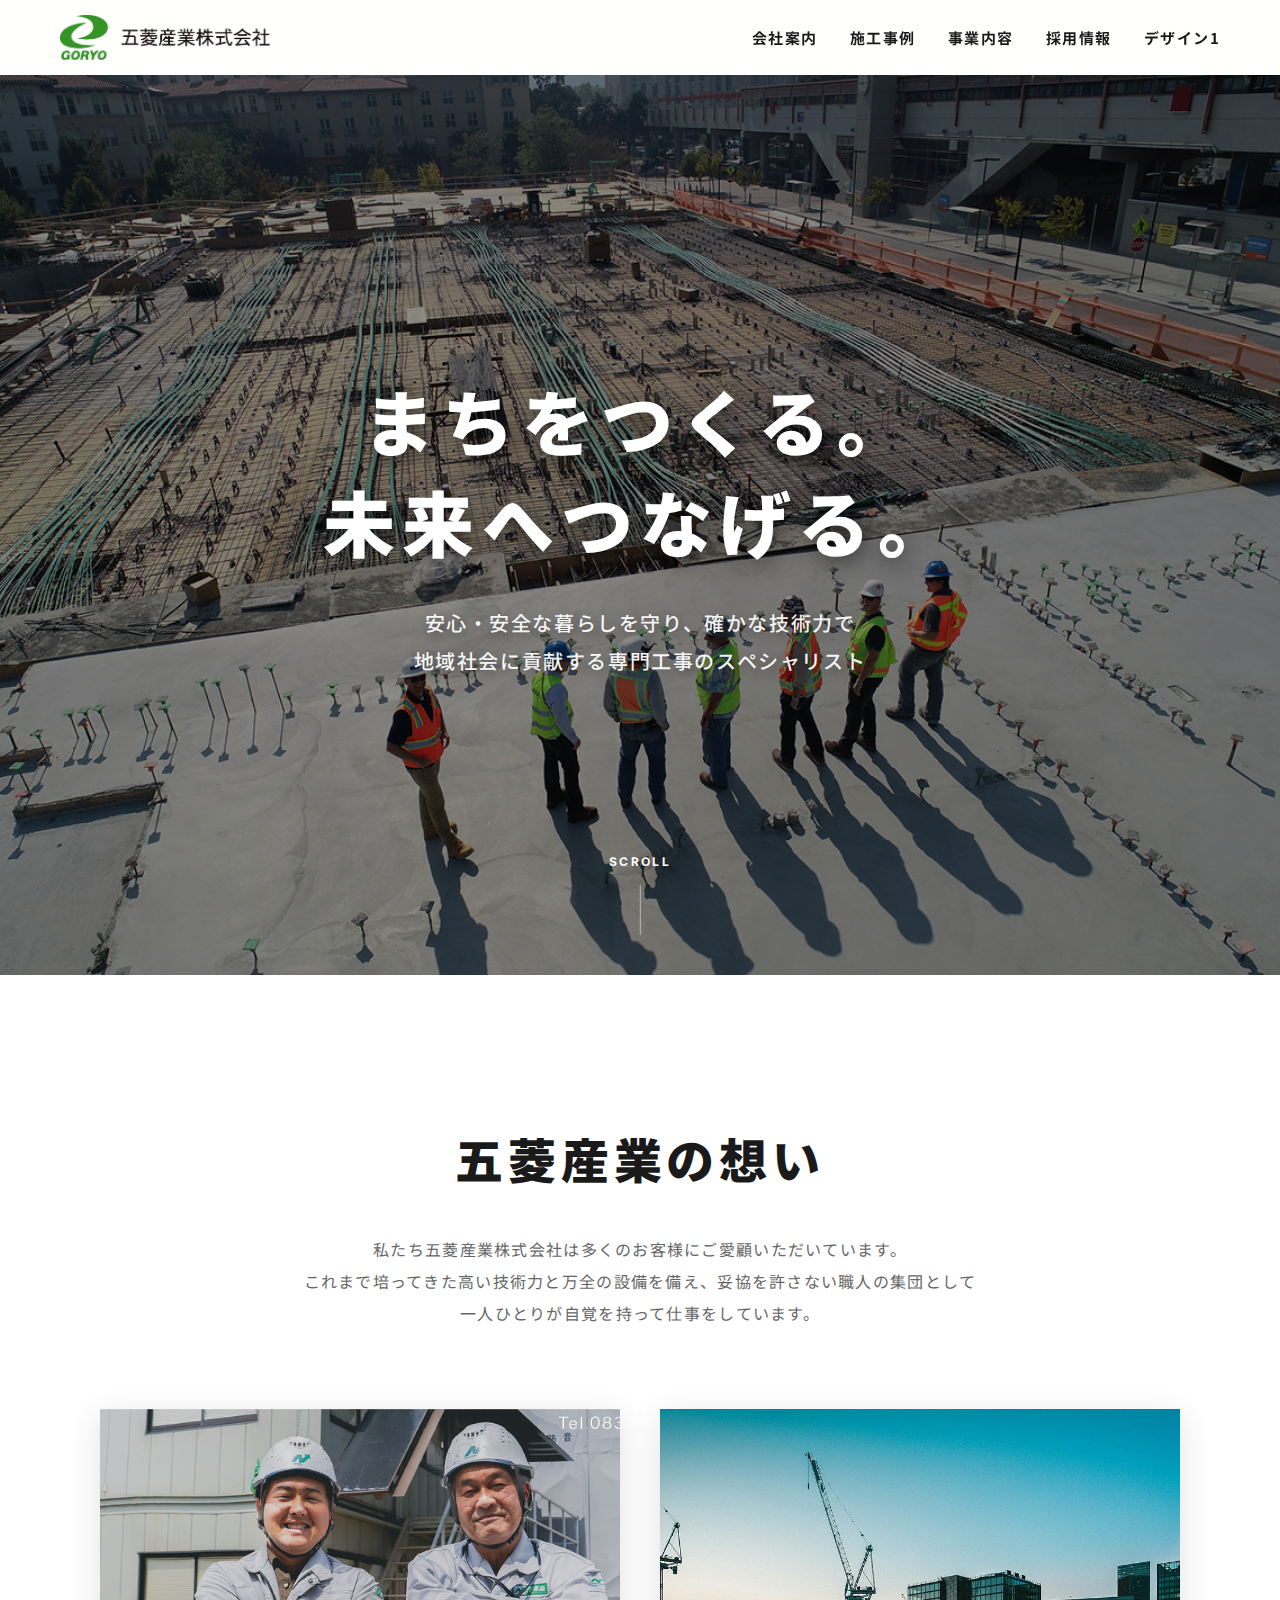
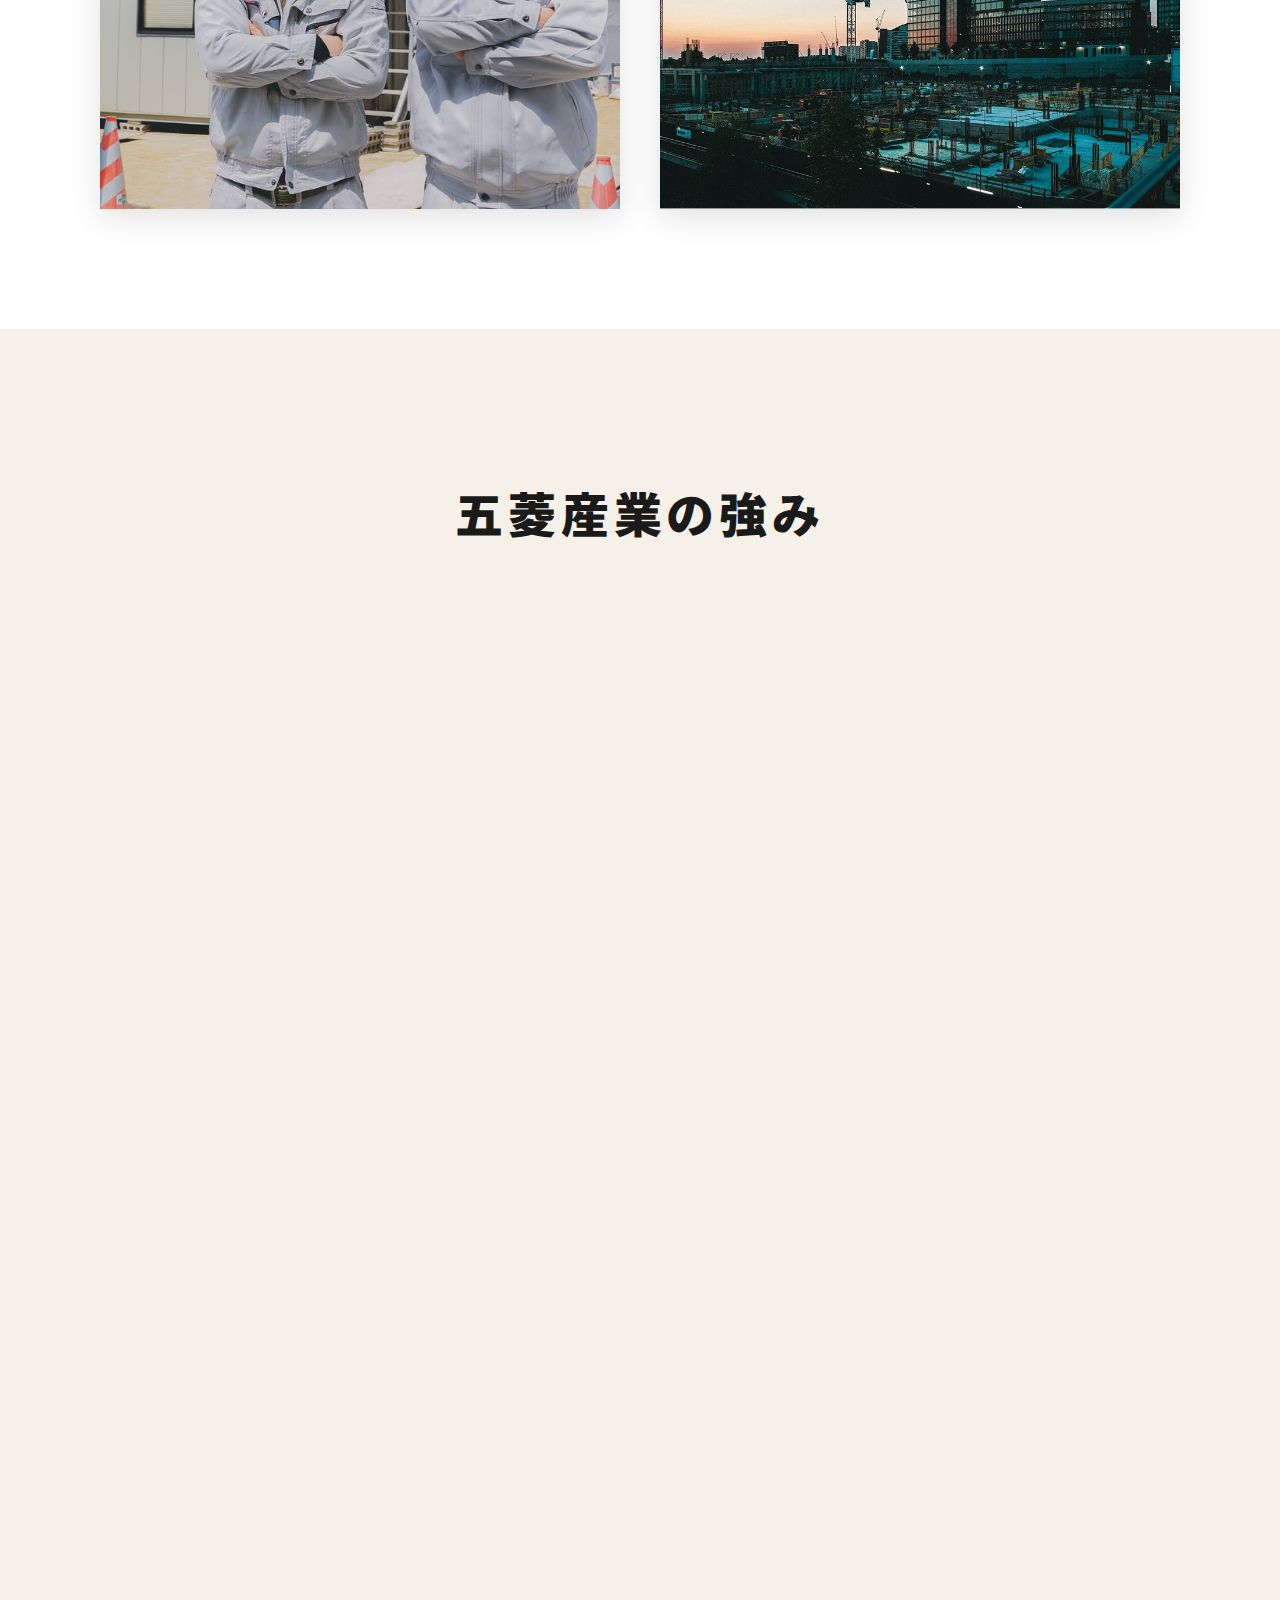
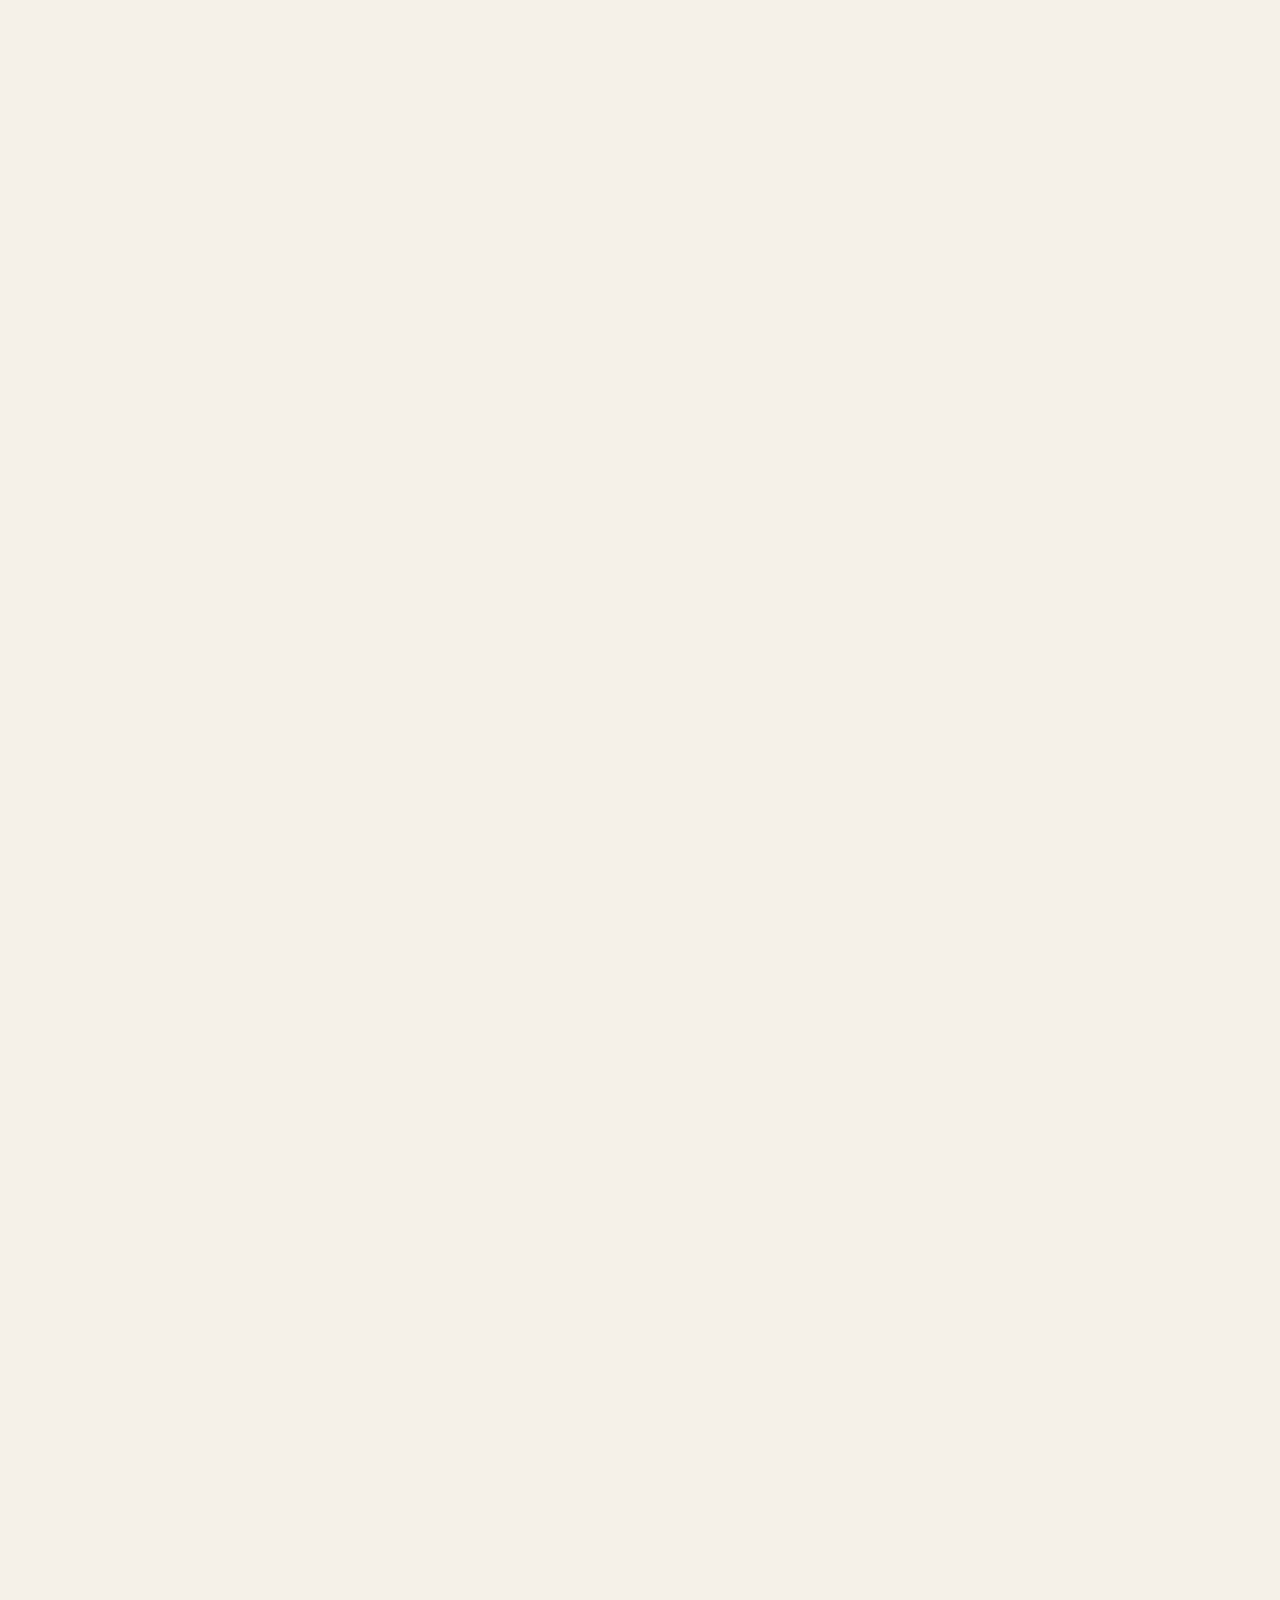
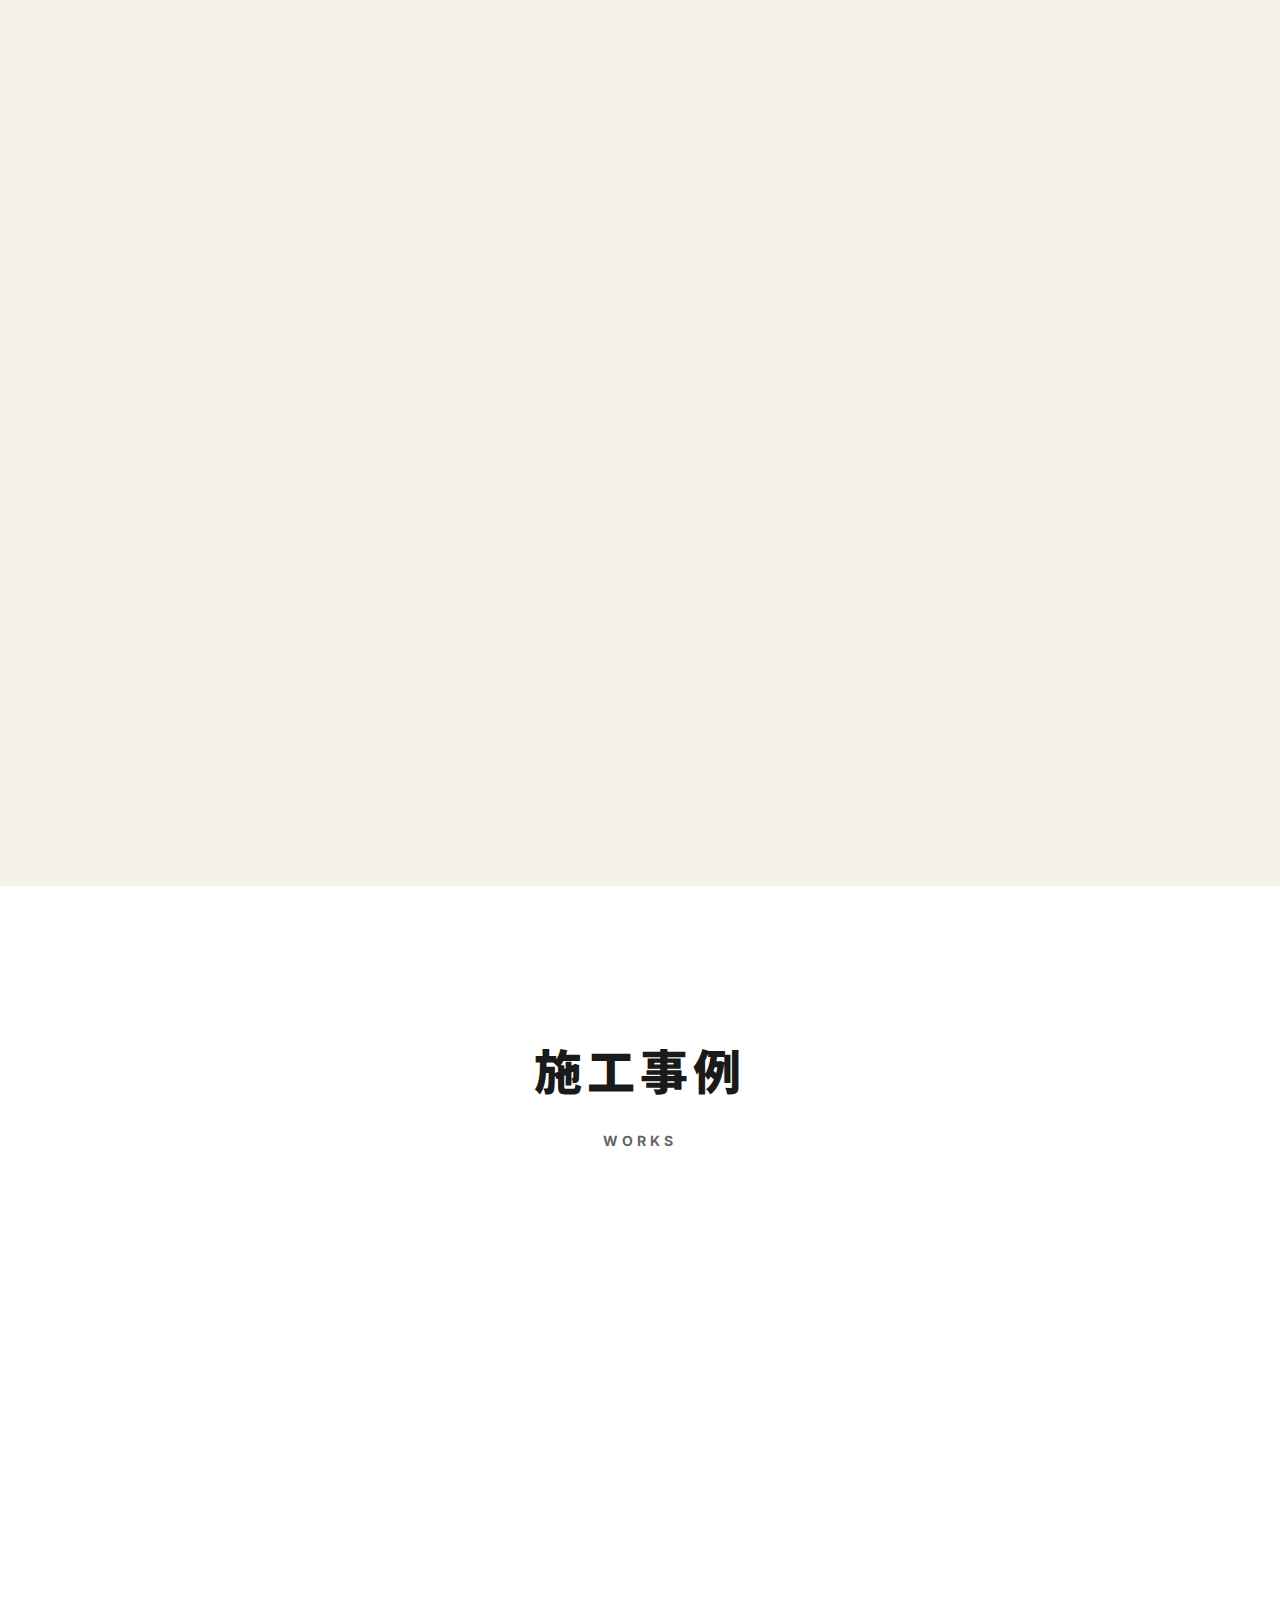
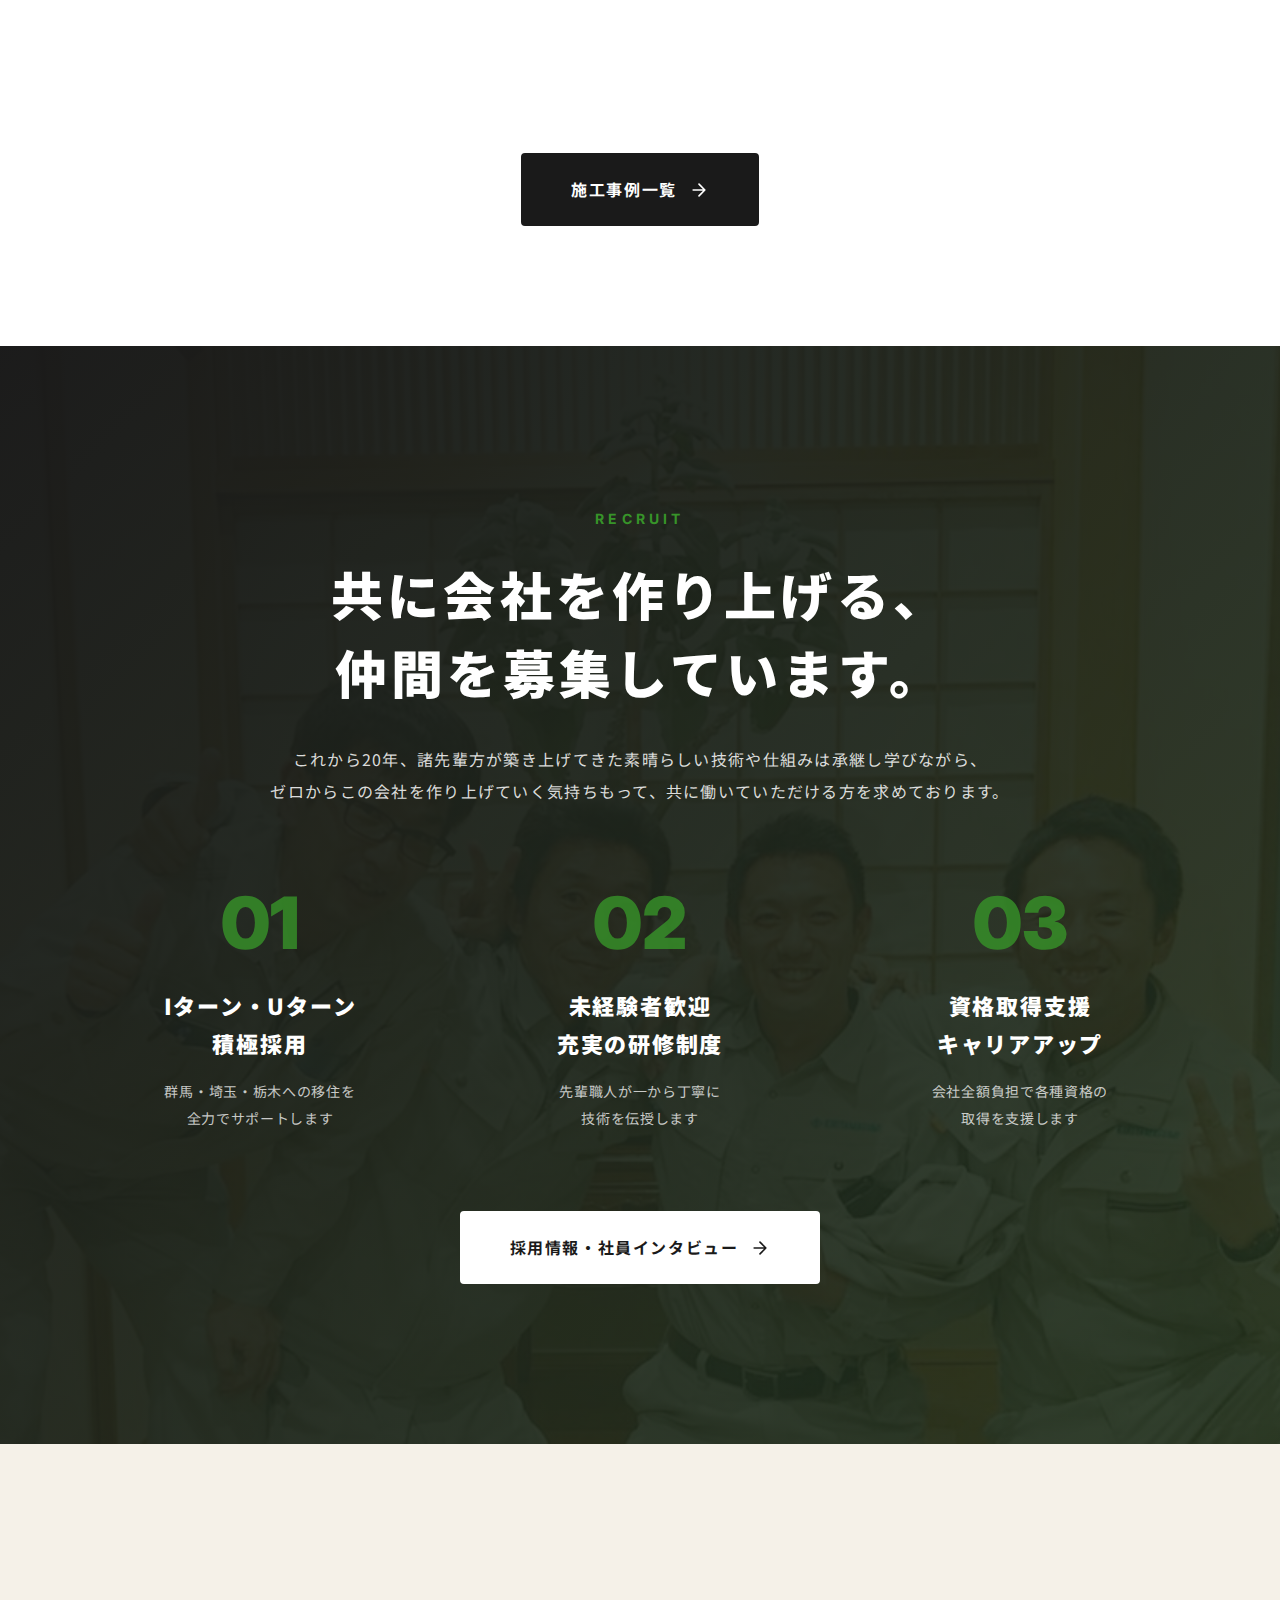
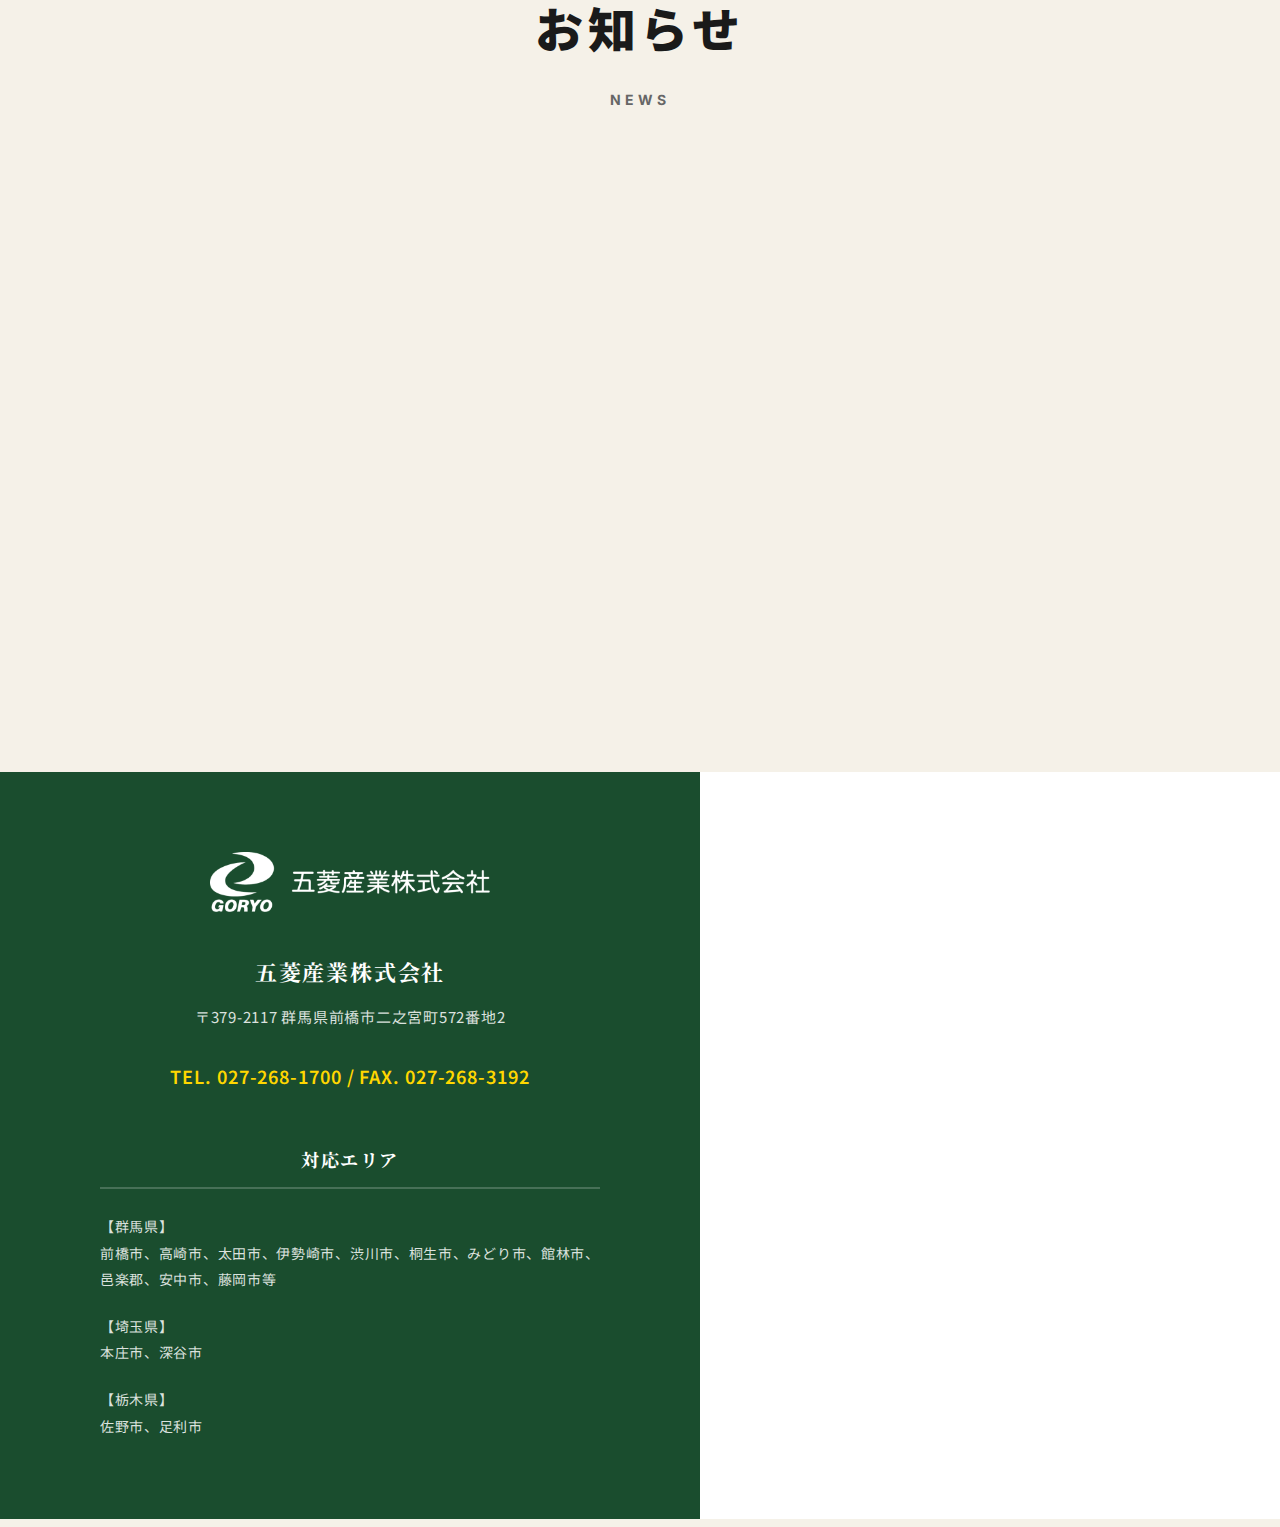
<file: index2.html>
<!DOCTYPE html>
<html lang="ja">
<head>
    <meta charset="UTF-8">
    <meta name="viewport" content="width=device-width, initial-scale=1.0">
    <title>五菱産業株式会社 - 安心・安全な暮らしを守る</title>
    <link rel="preconnect" href="https://fonts.googleapis.com">
    <link rel="preconnect" href="https://fonts.gstatic.com" crossorigin>
    <link href="https://fonts.googleapis.com/css2?family=Inter:wght@400;600;700;800;900&family=Noto+Sans+JP:wght@400;700;900&family=Noto+Serif+JP:wght@400;700;900&display=swap" rel="stylesheet">
    <link rel="stylesheet" href="style2.css">
</head>
<body>
    <!-- Header -->
    <header class="v2-header">
        <div class="v2-header-content">
            <div class="v2-logo">
                <a href="index2.html">
                    <img src="images/logo.png" alt="五菱産業株式会社">
                </a>
            </div>
            <nav class="v2-nav">
                <div class="v2-nav-right">
                    <a href="company.html" class="v2-nav-item">会社案内</a>
                    <a href="work.html" class="v2-nav-item">施工事例</a>
                    <a href="business.html" class="v2-nav-item">事業内容</a>
                    <a href="#v2-recruit" class="v2-nav-item">採用情報</a>
                    <a href="index.html" class="v2-nav-item">デザイン1</a>
                </div>
            </nav>
        </div>
    </header>

    <!-- Hero Section -->
    <section class="v2-hero">
        <div class="v2-hero-slider">
            <div class="v2-hero-slide v2-active">
                <img src="images/top2.png" alt="メインビジュアル1">
            </div>
            <div class="v2-hero-slide">
                <img src="images/top3.png" alt="メインビジュアル2">
            </div>
            <div class="v2-hero-slide">
                <img src="images/top1.png" alt="メインビジュアル3">
            </div>
            <div class="v2-hero-slide">
                <img src="images/top4.png" alt="メインビジュアル4">
            </div>
        </div>
        <div class="v2-hero-overlay"></div>
        <div class="v2-hero-content">
            <div class="v2-hero-title">
                <h1 class="v2-hero-main-text">まちをつくる。<br>未来へつなげる。</h1>
                <p class="v2-hero-sub-text">安心・安全な暮らしを守り、確かな技術力で<br>地域社会に貢献する専門工事のスペシャリスト</p>
            </div>
        </div>
        <div class="v2-scroll-indicator">
            <div class="v2-scroll-text">SCROLL</div>
            <div class="v2-scroll-line"></div>
        </div>
    </section>

    <!-- About Section -->
    <section class="v2-about-section">
        <div class="v2-about-container">
            <div class="v2-about-header">
                <h2 class="v2-about-title">五菱産業の想い</h2>
                <p class="v2-about-lead">私たち五菱産業株式会社は多くのお客様にご愛顧いただいています。<br>これまで培ってきた高い技術力と万全の設備を備え、妥協を許さない職人の集団として<br>一人ひとりが自覚を持って仕事をしています。</p>
            </div>
            <div class="v2-about-images">
                <div class="v2-about-image-item">
                    <img src="images/top1.png" alt="五菱産業の施工現場">
                </div>
                <div class="v2-about-image-item">
                    <img src="images/BUSI.png" alt="五菱産業の技術力">
                </div>
            </div>
        </div>
    </section>

    <!-- Strength Section -->
    <section class="v2-strength-section">
        <div class="v2-strength-container">
            <div class="v2-section-header-center">
                <h2 class="v2-section-title">五菱産業の強み</h2>
            </div>

            <!-- Strength Item 01 -->
            <article class="v2-strength-item v2-strength-left">
                <div class="v2-strength-number">
                    <span class="v2-number">01</span>
                </div>
                <div class="v2-strength-image">
                    <img src="images/top3.png" alt="創業から半世紀以上の実績と信頼">
                    <div class="v2-strength-image-overlay"></div>
                </div>
                <div class="v2-strength-content">
                    <div class="v2-strength-content-inner">
                        <h3 class="v2-strength-title">創業から半世紀<br>以上の実績と信頼</h3>
                        <p class="v2-strength-text">官公庁を中心に多くの施工実績。ISO取得で確かな信頼と品質を保証。地域に根差した活動を通し、豊かな環境づくりに関する相談所として、社会貢献に努めております。</p>
                    </div>
                </div>
            </article>

            <!-- Strength Item 02 -->
            <article class="v2-strength-item v2-strength-right">
                <div class="v2-strength-number">
                    <span class="v2-number">02</span>
                </div>
                <div class="v2-strength-image">
                    <img src="images/W1.jpg" alt="建築・土木の総合力">
                    <div class="v2-strength-image-overlay"></div>
                </div>
                <div class="v2-strength-content">
                    <div class="v2-strength-content-inner">
                        <h3 class="v2-strength-title">建築・土木の<br>総合力</h3>
                        <p class="v2-strength-text">外構から舗装・建設まで幅広く対応。現場に合わせた柔軟で丁寧な施工を実現します。道路標識、道路標示、防護柵、公園施設など、専門工事全般をお引き受けいたします。</p>
                    </div>
                </div>
            </article>

            <!-- Strength Item 03 -->
            <article class="v2-strength-item v2-strength-left">
                <div class="v2-strength-number">
                    <span class="v2-number">03</span>
                </div>
                <div class="v2-strength-image">
                    <img src="images/recruit--img.jpg" alt="優れた人材と強い組織">
                    <div class="v2-strength-image-overlay"></div>
                </div>
                <div class="v2-strength-content">
                    <div class="v2-strength-content-inner">
                        <h3 class="v2-strength-title">優れた人材と<br>強い組織</h3>
                        <p class="v2-strength-text">毎年土木事務所の優良技術賞を受賞する社員がいるという強みを持ち、安全と品質にこだわる会社として、お客様に安心してご満足いただけるよう、より質の高いサービスを目指しています。</p>
                    </div>
                </div>
            </article>

            <!-- Strength Item 04 -->
            <article class="v2-strength-item v2-strength-right">
                <div class="v2-strength-number">
                    <span class="v2-number">04</span>
                </div>
                <div class="v2-strength-image">
                    <img src="images/W3.jpeg" alt="安全に妥協しない姿勢">
                    <div class="v2-strength-image-overlay"></div>
                </div>
                <div class="v2-strength-content">
                    <div class="v2-strength-content-inner">
                        <h3 class="v2-strength-title">安全に妥協しない<br>姿勢</h3>
                        <p class="v2-strength-text">安全かつ住みよい環境づくりを第一に考え、妥協を許さない職人の集団として一人ひとりが自覚を持って仕事をしています。今後も技術力を磨き、お客様の安心・安全を最優先に、邁進してまいります。</p>
                    </div>
                </div>
            </article>

            <!-- Strength Item 05 -->
            <article class="v2-strength-item v2-strength-left">
                <div class="v2-strength-number">
                    <span class="v2-number">05</span>
                </div>
                <div class="v2-strength-image">
                    <img src="images/top4.png" alt="点検整備と環境保全">
                    <div class="v2-strength-image-overlay"></div>
                </div>
                <div class="v2-strength-content">
                    <div class="v2-strength-content-inner">
                        <h3 class="v2-strength-title">点検整備と<br>環境保全への取り組み</h3>
                        <p class="v2-strength-text">地域行事やお祭りにも協力し、地元と共に歩む企業として、地域密着型のサービスを提供。豊かな環境づくりに関する相談所として、地域に根差した活動を通し、社会貢献に努めております。</p>
                    </div>
                </div>
            </article>
        </div>
    </section>

    <!-- Works Section -->
    <section class="v2-works-section">
        <div class="v2-works-container">
            <div class="v2-section-header-center">
                <h2 class="v2-section-title">施工事例</h2>
                <p class="v2-section-subtitle">WORKS</p>
            </div>
            <div class="v2-works-grid">
                <div class="v2-works-item">
                    <div class="v2-works-image">
                        <img src="images/kanban.jpg" alt="道路標識看板設置工事">
                        <div class="v2-works-overlay">
                            <div class="v2-works-overlay-content">
                                <p class="v2-works-category">道路標識</p>
                                <h3 class="v2-works-title">道路標識看板設置工事</h3>
                            </div>
                        </div>
                    </div>
                </div>
                <div class="v2-works-item">
                    <div class="v2-works-image">
                        <img src="images/mirro.jpeg" alt="カーブミラー設置工事">
                        <div class="v2-works-overlay">
                            <div class="v2-works-overlay-content">
                                <p class="v2-works-category">交通安全</p>
                                <h3 class="v2-works-title">カーブミラー設置工事</h3>
                            </div>
                        </div>
                    </div>
                </div>
                <div class="v2-works-item">
                    <div class="v2-works-image">
                        <img src="images/road_paving_work-5d5c2a.png" alt="道路舗装工事">
                        <div class="v2-works-overlay">
                            <div class="v2-works-overlay-content">
                                <p class="v2-works-category">道路舗装</p>
                                <h3 class="v2-works-title">道路舗装工事</h3>
                            </div>
                        </div>
                    </div>
                </div>
            </div>
            <div class="v2-works-button-wrapper">
                <a href="work.html" class="v2-button-primary">
                    <span>施工事例一覧</span>
                    <svg class="v2-button-arrow" width="24" height="24" viewBox="0 0 24 24" fill="none">
                        <path d="M5 12H19M19 12L12 5M19 12L12 19" stroke="currentColor" stroke-width="2" stroke-linecap="round" stroke-linejoin="round"/>
                    </svg>
                </a>
            </div>
        </div>
    </section>

    <!-- Recruit Section -->
    <section id="v2-recruit" class="v2-recruit-section">
        <div class="v2-recruit-overlay"></div>
        <div class="v2-recruit-container">
            <div class="v2-recruit-content">
                <div class="v2-recruit-label">RECRUIT</div>
                <h2 class="v2-recruit-title">共に会社を作り上げる、<br>仲間を募集しています。</h2>
                <p class="v2-recruit-text">これから20年、諸先輩方が築き上げてきた素晴らしい技術や仕組みは承継し学びながら、<br>ゼロからこの会社を作り上げていく気持ちもって、共に働いていただける方を求めております。</p>
                <div class="v2-recruit-features">
                    <div class="v2-recruit-feature-item">
                        <div class="v2-feature-icon">01</div>
                        <h3 class="v2-feature-title">Iターン・Uターン<br>積極採用</h3>
                        <p class="v2-feature-desc">群馬・埼玉・栃木への移住を<br>全力でサポートします</p>
                    </div>
                    <div class="v2-recruit-feature-item">
                        <div class="v2-feature-icon">02</div>
                        <h3 class="v2-feature-title">未経験者歓迎<br>充実の研修制度</h3>
                        <p class="v2-feature-desc">先輩職人が一から丁寧に<br>技術を伝授します</p>
                    </div>
                    <div class="v2-recruit-feature-item">
                        <div class="v2-feature-icon">03</div>
                        <h3 class="v2-feature-title">資格取得支援<br>キャリアアップ</h3>
                        <p class="v2-feature-desc">会社全額負担で各種資格の<br>取得を支援します</p>
                    </div>
                </div>
                <div class="v2-recruit-button-wrapper">
                    <a href="#v2-recruit" class="v2-button-white">
                        <span>採用情報・社員インタビュー</span>
                        <svg class="v2-button-arrow" width="24" height="24" viewBox="0 0 24 24" fill="none">
                            <path d="M5 12H19M19 12L12 5M19 12L12 19" stroke="currentColor" stroke-width="2" stroke-linecap="round" stroke-linejoin="round"/>
                        </svg>
                    </a>
                </div>
            </div>
        </div>
    </section>

    <!-- News Section -->
    <section class="v2-news-section">
        <div class="v2-news-container">
            <div class="v2-section-header-center">
                <h2 class="v2-section-title">お知らせ</h2>
                <p class="v2-section-subtitle">NEWS</p>
            </div>
            <div class="v2-news-list">
                <div class="v2-news-item">
                    <div class="v2-news-image">
                        <img src="images/W3.jpeg" alt="お知らせ">
                    </div>
                    <div class="v2-news-content">
                        <div class="v2-news-date">2024.12.15</div>
                        <h3 class="v2-news-title">五菱産業株式会社のホームページを公開いたしました！</h3>
                    </div>
                </div>
                <div class="v2-news-item">
                    <div class="v2-news-image">
                        <img src="images/W2.jpg" alt="お知らせ">
                    </div>
                    <div class="v2-news-content">
                        <div class="v2-news-date">2024.11.20</div>
                        <h3 class="v2-news-title">新規事業として看板制作・設置工事を開始いたします</h3>
                    </div>
                </div>
            </div>
        </div>
    </section>

    <!-- Footer -->
    <footer class="v2-footer">
        <div class="v2-footer-content">
            <div class="v2-footer-left">
                <div class="v2-footer-logo">
                    <img src="images/logo.png" alt="五菱産業株式会社">
                </div>
                <div class="v2-footer-company">
                    <p class="v2-footer-company-name">五菱産業株式会社</p>
                    <p class="v2-footer-address">〒379-2117 群馬県前橋市二之宮町572番地2</p>
                </div>
                <p class="v2-footer-contact">TEL. 027-268-1700 / FAX. 027-268-3192</p>
                
                <!-- 対応エリア情報 -->
                <div class="v2-footer-area">
                    <h3 class="v2-footer-area-title">対応エリア</h3>
                    <div class="v2-footer-area-content">
                        <p class="v2-footer-area-text">
                            【群馬県】<br>
                            前橋市、高崎市、太田市、伊勢崎市、渋川市、桐生市、みどり市、館林市、邑楽郡、安中市、藤岡市等
                        </p>
                        <p class="v2-footer-area-text">
                            【埼玉県】<br>
                            本庄市、深谷市
                        </p>
                        <p class="v2-footer-area-text">
                            【栃木県】<br>
                            佐野市、足利市
                        </p>
                    </div>
                </div>
            </div>
            <div class="v2-footer-right">
                <div class="v2-footer-map">
                    <iframe 
                        src="https://www.google.com/maps/embed?pb=!1m18!1m12!1m3!1d3230.1234567890!2d139.1234567890!3d36.1234567890!2m3!1f0!2f0!3f0!3m2!1i1024!2i768!4f13.1!3m3!1m2!1s0x0%3A0x0!2zMzYuMTIzNDU2Nzg5LDEzOS4xMjM0NTY3ODk!5e0!3m2!1sja!2sjp!4v1234567890123!5m2!1sja!2sjp&q=群馬県前橋市二之宮町572番地2"
                        width="100%" 
                        height="400" 
                        style="border:0;" 
                        allowfullscreen="" 
                        loading="lazy" 
                        referrerpolicy="no-referrer-when-downgrade">
                    </iframe>
                </div>
            </div>
        </div>
    </footer>

    <!-- Floating CTA Buttons -->
    <div class="v2-floating-cta">
        <a href="#contact" class="v2-cta-btn v2-cta-contact">
            <svg class="v2-cta-icon" width="24" height="24" viewBox="0 0 24 24" fill="none" xmlns="http://www.w3.org/2000/svg">
                <path d="M21 15C21 15.5304 20.7893 16.0391 20.4142 16.4142C20.0391 16.7893 19.5304 17 19 17H7L3 21V5C3 4.46957 3.21071 3.96086 3.58579 3.58579C3.96086 3.21071 4.46957 3 5 3H19C19.5304 3 20.0391 3.21071 20.4142 3.58579C20.7893 3.96086 21 4.46957 21 5V15Z" stroke="currentColor" stroke-width="2" stroke-linecap="round" stroke-linejoin="round"/>
            </svg>
            <span class="v2-cta-text">無料相談</span>
        </a>
        <a href="#v2-recruit" class="v2-cta-btn v2-cta-recruit">
            <svg class="v2-cta-icon" width="24" height="24" viewBox="0 0 24 24" fill="none" xmlns="http://www.w3.org/2000/svg">
                <path d="M20 21V19C20 17.9391 19.5786 16.9217 18.8284 16.1716C18.0783 15.4214 17.0609 15 16 15H8C6.93913 15 5.92172 15.4214 5.17157 16.1716C4.42143 16.9217 4 17.9391 4 19V21M16 7C16 9.20914 14.2091 11 12 11C9.79086 11 8 9.20914 8 7C8 4.79086 9.79086 3 12 3C14.2091 3 16 4.79086 16 7Z" stroke="currentColor" stroke-width="2" stroke-linecap="round" stroke-linejoin="round"/>
            </svg>
            <span class="v2-cta-text">採用エントリー</span>
        </a>
    </div>

    <script src="script2.js"></script>
</body>
</html>
</file>
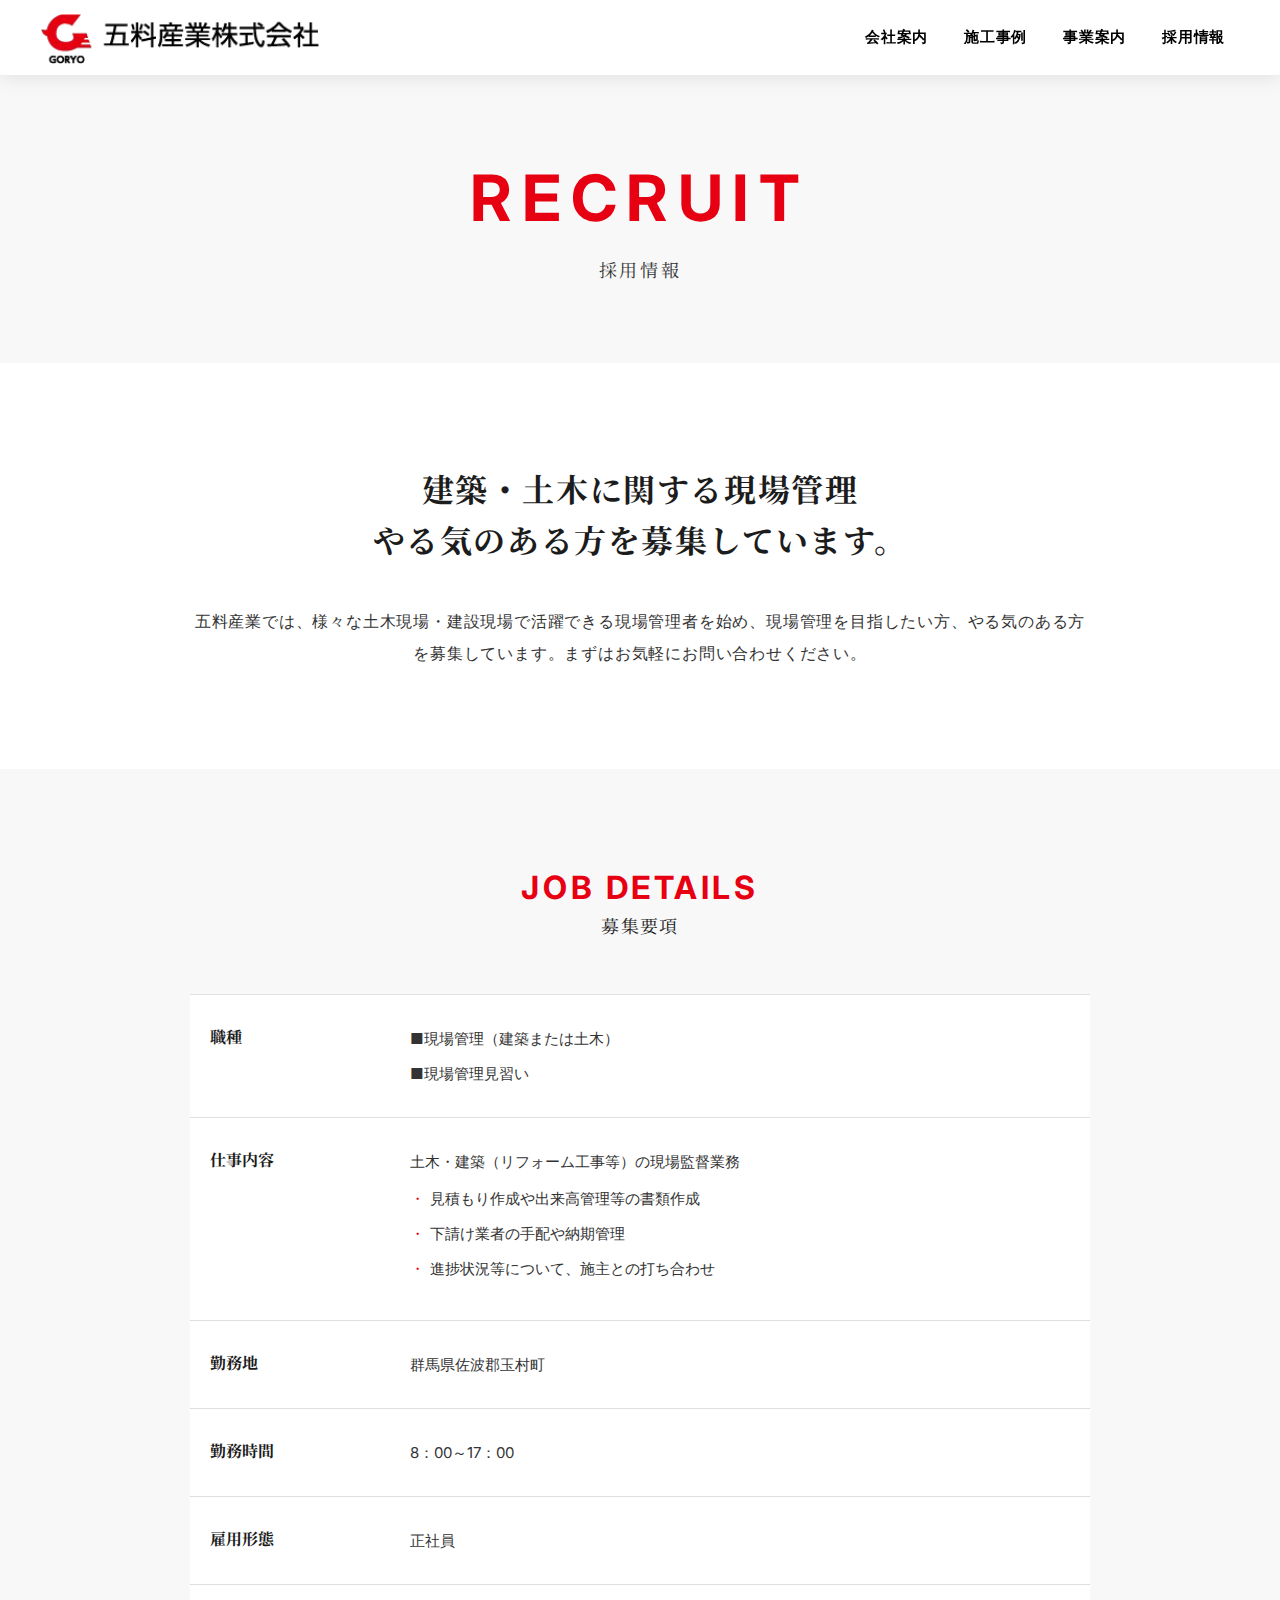
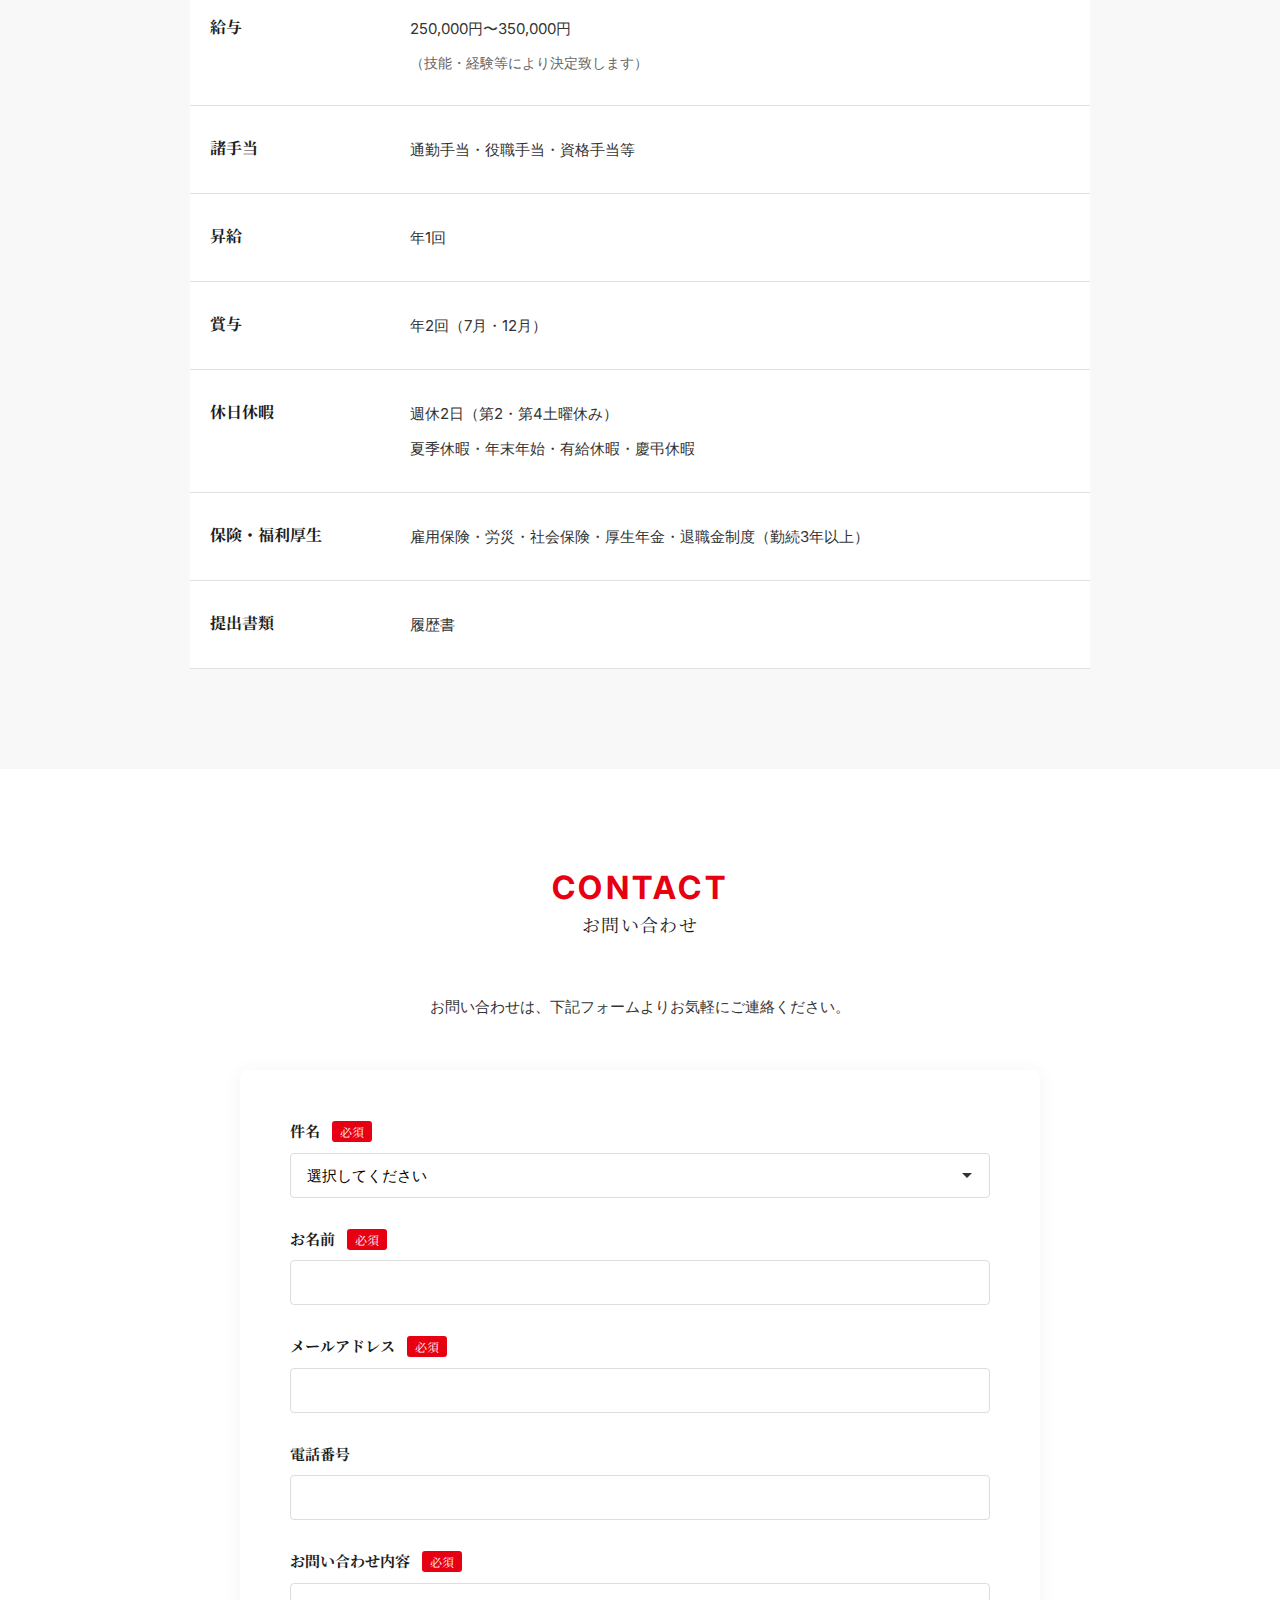
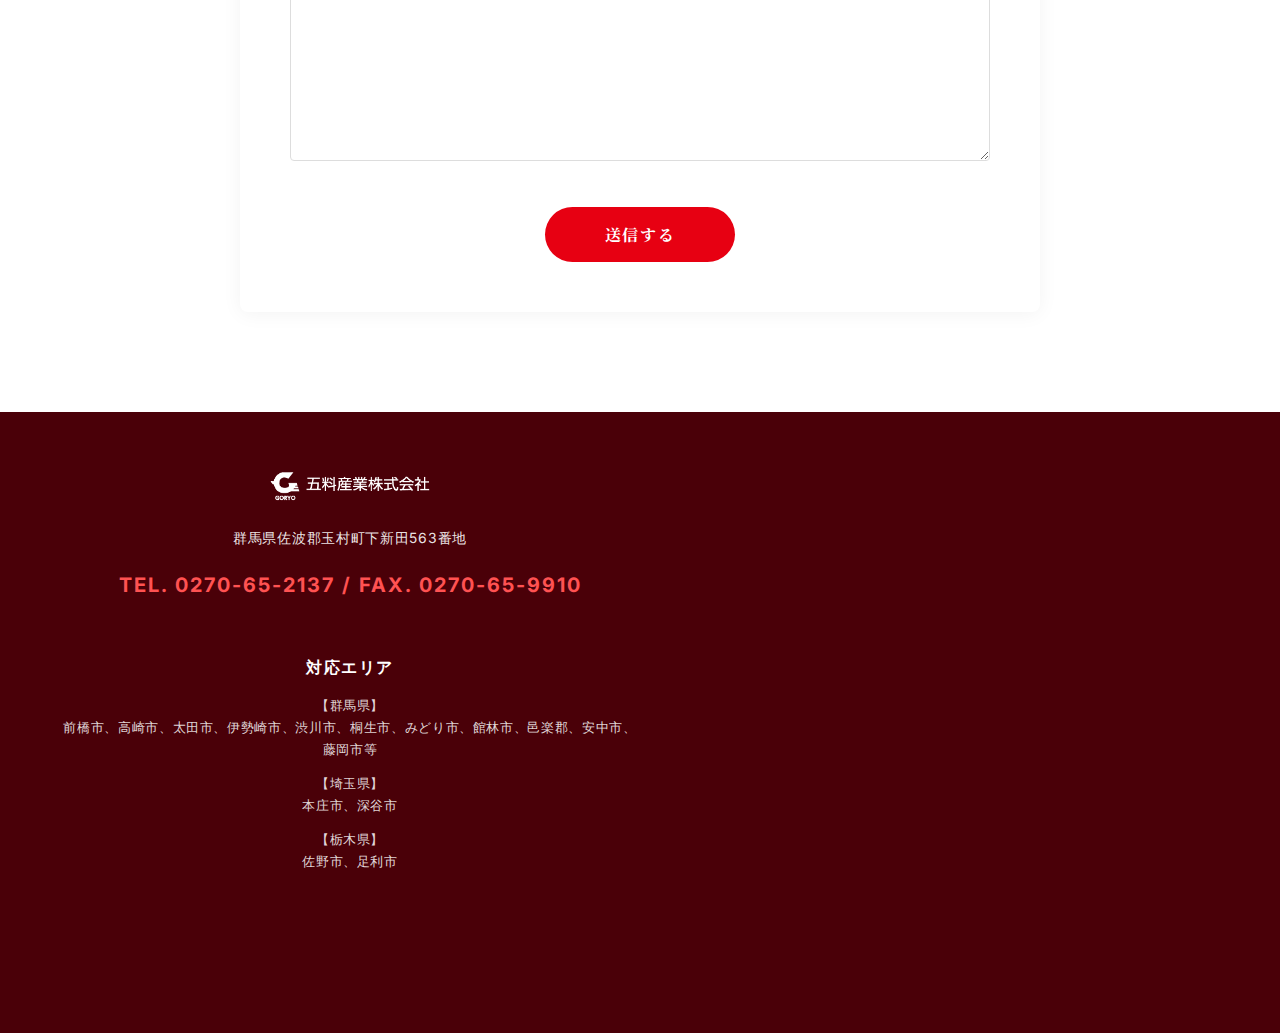
<file: recruit.html>
<!DOCTYPE html>
<html lang="ja">
<head>
    <meta charset="UTF-8">
    <meta name="viewport" content="width=device-width, initial-scale=1.0">
    <title>採用情報 - 五料産業株式会社</title>
    <link rel="preconnect" href="https://fonts.googleapis.com">
    <link rel="preconnect" href="https://fonts.gstatic.com" crossorigin>
    <link href="https://fonts.googleapis.com/css2?family=Inter:wght@400;600;700&family=Noto+Serif+JP:wght@400;700&display=swap" rel="stylesheet">
    <link rel="stylesheet" href="style.css">
    <link rel="stylesheet" href="recruit.css">
    <link rel="stylesheet" href="style4.css">
</head>
<body>
    <!-- Header -->
    <header class="header">
        <div class="header-content">
            <div class="logo">
                <a href="index4.html">
                    <img src="img/logo_goryo.png" alt="五料産業株式会社">
                </a>
            </div>
            <nav class="nav">
                <a href="company.html" class="nav-item">会社案内</a>
                <a href="work.html" class="nav-item">施工事例</a>
                <a href="business.html" class="nav-item">事業案内</a>
                <a href="recruit.html" class="nav-item active">採用情報</a>
            </nav>
            <button class="hamburger">
                <span class="hamburger-line"></span>
                <span class="hamburger-line"></span>
                <span class="hamburger-line"></span>
            </button>
            <div class="mobile-menu">
                <a href="company.html" class="nav-item">会社案内</a>
                <a href="work.html" class="nav-item">施工事例</a>
                <a href="business.html" class="nav-item">事業案内</a>
                <a href="recruit.html" class="nav-item active">採用情報</a>
            </div>
        </div>
    </header>

    <!-- Page Header -->
    <section class="page-header">
        <div class="page-header-content">
            <h1 class="page-header-title-en">RECRUIT</h1>
            <p class="page-header-title-ja">採用情報</p>
        </div>
    </section>

    <!-- Message Section -->
    <section class="recruit-message-section">
        <div class="recruit-message-container">
            <h2 class="recruit-message-title">建築・土木に関する現場管理<br>やる気のある方を募集しています。</h2>
            <p class="recruit-message-text">
                五料産業では、様々な土木現場・建設現場で活躍できる現場管理者を始め、現場管理を目指したい方、やる気のある方を募集しています。まずはお気軽にお問い合わせください。
            </p>
        </div>
    </section>

    <!-- Job Details Section -->
    <section class="job-details-section">
        <div class="job-details-container">
            <div class="section-header">
                <h2 class="section-title-en">JOB DETAILS</h2>
                <p class="section-title-ja">募集要項</p>
            </div>

            <div class="job-details-content">
                <div class="job-detail-item">
                    <div class="job-detail-label">職種</div>
                    <div class="job-detail-value">
                        <p>■現場管理（建築または土木）</p>
                        <p>■現場管理見習い</p>
                    </div>
                </div>

                <div class="job-detail-item">
                    <div class="job-detail-label">仕事内容</div>
                    <div class="job-detail-value">
                        <p>土木・建築（リフォーム工事等）の現場監督業務</p>
                        <ul>
                            <li>見積もり作成や出来高管理等の書類作成</li>
                            <li>下請け業者の手配や納期管理</li>
                            <li>進捗状況等について、施主との打ち合わせ</li>
                        </ul>
                    </div>
                </div>

                <div class="job-detail-item">
                    <div class="job-detail-label">勤務地</div>
                    <div class="job-detail-value">
                        <p>群馬県佐波郡玉村町</p>
                    </div>
                </div>

                <div class="job-detail-item">
                    <div class="job-detail-label">勤務時間</div>
                    <div class="job-detail-value">
                        <p>8：00～17：00</p>
                    </div>
                </div>

                <div class="job-detail-item">
                    <div class="job-detail-label">雇用形態</div>
                    <div class="job-detail-value">
                        <p>正社員</p>
                    </div>
                </div>

                <div class="job-detail-item">
                    <div class="job-detail-label">給与</div>
                    <div class="job-detail-value">
                        <p>250,000円〜350,000円</p>
                        <p class="note">（技能・経験等により決定致します）</p>
                    </div>
                </div>

                <div class="job-detail-item">
                    <div class="job-detail-label">諸手当</div>
                    <div class="job-detail-value">
                        <p>通勤手当・役職手当・資格手当等</p>
                    </div>
                </div>

                <div class="job-detail-item">
                    <div class="job-detail-label">昇給</div>
                    <div class="job-detail-value">
                        <p>年1回</p>
                    </div>
                </div>

                <div class="job-detail-item">
                    <div class="job-detail-label">賞与</div>
                    <div class="job-detail-value">
                        <p>年2回（7月・12月）</p>
                    </div>
                </div>

                <div class="job-detail-item">
                    <div class="job-detail-label">休日休暇</div>
                    <div class="job-detail-value">
                        <p>週休2日（第2・第4土曜休み）</p>
                        <p>夏季休暇・年末年始・有給休暇・慶弔休暇</p>
                    </div>
                </div>

                <div class="job-detail-item">
                    <div class="job-detail-label">保険・福利厚生</div>
                    <div class="job-detail-value">
                        <p>雇用保険・労災・社会保険・厚生年金・退職金制度（勤続3年以上）</p>
                    </div>
                </div>

                <div class="job-detail-item">
                    <div class="job-detail-label">提出書類</div>
                    <div class="job-detail-value">
                        <p>履歴書</p>
                    </div>
                </div>
            </div>
        </div>
    </section>

    <!-- Contact Form Section -->
    <section id="contact" class="contact-form-section">
        <div class="contact-form-container">
            <div class="section-header">
                <h2 class="section-title-en">CONTACT</h2>
                <p class="section-title-ja">お問い合わせ</p>
            </div>

            <p class="contact-intro">
                お問い合わせは、下記フォームよりお気軽にご連絡ください。
            </p>

            <form id="contactForm" class="contact-form">
                <div class="form-group">
                    <label for="subject" class="form-label">件名 <span class="required">必須</span></label>
                    <select id="subject" name="subject" class="form-select" required>
                        <option value="">選択してください</option>
                        <option value="お見積もり">お見積もり</option>
                        <option value="採用">採用</option>
                        <option value="その他">その他</option>
                    </select>
                </div>

                <div class="form-group">
                    <label for="name" class="form-label">お名前 <span class="required">必須</span></label>
                    <input type="text" id="name" name="name" class="form-input" required>
                </div>

                <div class="form-group">
                    <label for="email" class="form-label">メールアドレス <span class="required">必須</span></label>
                    <input type="email" id="email" name="email" class="form-input" required>
                </div>

                <div class="form-group">
                    <label for="phone" class="form-label">電話番号</label>
                    <input type="tel" id="phone" name="phone" class="form-input">
                </div>

                <div class="form-group">
                    <label for="message" class="form-label">お問い合わせ内容 <span class="required">必須</span></label>
                    <textarea id="message" name="message" class="form-textarea" rows="8" required></textarea>
                </div>

                <div class="form-submit">
                    <button type="submit" class="submit-btn">送信する</button>
                </div>

                <div id="formMessage" class="form-message"></div>
            </form>
        </div>
    </section>

    <!-- Footer -->
    <footer class="footer">
        <div class="footer-content">
            <div class="footer-left">
                <div class="footer-logo">
                    <img src="img/logo_goryo.png" alt="五料産業株式会社">
                </div>
                <div class="footer-company">
                    <p class="footer-address">群馬県佐波郡玉村町下新田563番地</p>
                </div>
                <p class="footer-contact">TEL. 0270-65-2137 / FAX. 0270-65-9910</p>
                
                <!-- 対応エリア情報 -->
                <div class="footer-area">
                    <h3 class="footer-area-title">対応エリア</h3>
                    <div class="footer-area-content">
                        <p class="footer-area-text">
                            【群馬県】<br>
                            前橋市、高崎市、太田市、伊勢崎市、渋川市、桐生市、みどり市、館林市、邑楽郡、安中市、藤岡市等
                        </p>
                        <p class="footer-area-text">
                            【埼玉県】<br>
                            本庄市、深谷市
                        </p>
                        <p class="footer-area-text">
                            【栃木県】<br>
                            佐野市、足利市
                        </p>
                    </div>
                </div>
            </div>
            <div class="footer-right">
                <div class="footer-map">
                    <iframe 
                        src="https://www.google.com/maps/embed?pb=!1m14!1m8!1m3!1d25722.988828147685!2d139.118736!3d36.303246!3m2!1i1024!2i768!4f13.1!3m3!1m2!1s0x601eec0196b7b73d%3A0x6400afbcf836ea3e!2z5LqU5paZ55Sj5qWt77yI5qCq77yJ!5e0!3m2!1sja!2sus!4v1760701046504!5m2!1sja!2sus"
                        width="100%" 
                        height="400" 
                        style="border:0;" 
                        allowfullscreen="" 
                        loading="lazy" 
                        referrerpolicy="no-referrer-when-downgrade">
                    </iframe>
                </div>
            </div>
        </div>
    </footer>

    <!-- Contact Bar -->
    <div class="v4-contact-bar">
        <div class="v4-contact-item v4-contact-phone">
            <div class="v4-contact-icon">
                <svg width="32" height="32" viewBox="0 0 24 24" fill="none" xmlns="http://www.w3.org/2000/svg">
                    <path d="M22 16.92V19.92C22 20.4696 21.5523 20.9167 21.0025 20.9167C10.0025 20.9167 1 11.9142 1 0.916667C1 0.367035 1.44772 -0.0833333 2 -0.0833333H5C5.55228 -0.0833333 6 0.367035 6 0.916667C6 2.99167 6.35 4.99167 7 6.84167C7.13 7.23167 7.03 7.66167 6.72 7.96167L4.79 9.89167C6.34 13.0417 8.96 15.6617 12.11 17.2117L14.04 15.2817C14.34 14.9717 14.77 14.8717 15.16 15.0017C17.01 15.6517 19.01 16.0017 21.09 16.0017C21.6423 16.0017 22.09 16.4487 22.09 16.9983L22 16.92Z" fill="currentColor"/>
                </svg>
            </div>
            <div class="v4-contact-content">
                <p class="v4-contact-number">0270-65-2137</p>
                <p class="v4-contact-time">受付: 9:00～17:00</p>
            </div>
        </div>
        
        <a href="recruit.html#contact" class="v4-contact-item v4-contact-estimate">
            <div class="v4-contact-icon">
                <svg width="32" height="32" viewBox="0 0 24 24" fill="none" xmlns="http://www.w3.org/2000/svg">
                    <path d="M20 4H4C2.9 4 2.01 4.9 2.01 6L2 18C2 19.1 2.9 20 4 20H20C21.1 20 22 19.1 22 18V6C22 4.9 21.1 4 20 4ZM20 8L12 13L4 8V6L12 11L20 6V8Z" fill="currentColor"/>
                </svg>
            </div>
            <div class="v4-contact-content">
                <p class="v4-contact-label">\WEBで簡単!/</p>
                <p class="v4-contact-title">無料お見積もり</p>
            </div>
            <div class="v4-contact-arrow">›</div>
        </a>
        
        <a href="recruit.html#contact" class="v4-contact-item v4-contact-reservation">
            <div class="v4-contact-icon">
                <svg width="32" height="32" viewBox="0 0 24 24" fill="none" xmlns="http://www.w3.org/2000/svg">
                    <path d="M20 21V19C20 17.9391 19.5786 16.9217 18.8284 16.1716C18.0783 15.4214 17.0609 15 16 15H8C6.93913 15 5.92172 15.4214 5.17157 16.1716C4.42143 16.9217 4 17.9391 4 19V21M16 7C16 9.20914 14.2091 11 12 11C9.79086 11 8 9.20914 8 7C8 4.79086 9.79086 3 12 3C14.2091 3 16 4.79086 16 7Z" stroke="currentColor" stroke-width="2" stroke-linecap="round" stroke-linejoin="round"/>
                </svg>
            </div>
            <div class="v4-contact-content">
                <p class="v4-contact-label">\一緒に働きませんか？/</p>
                <p class="v4-contact-title">採用エントリー</p>
            </div>
            <div class="v4-contact-arrow">›</div>
        </a>
        
        <div class="v4-contact-item v4-contact-message">
            <p class="v4-contact-message-text">リフォーム、建築、外構、何でもご相談ください!</p>
        </div>
    </div>

    <script src="script.js"></script>
    <script src="recruit.js"></script>
</body>
</html>
</file>
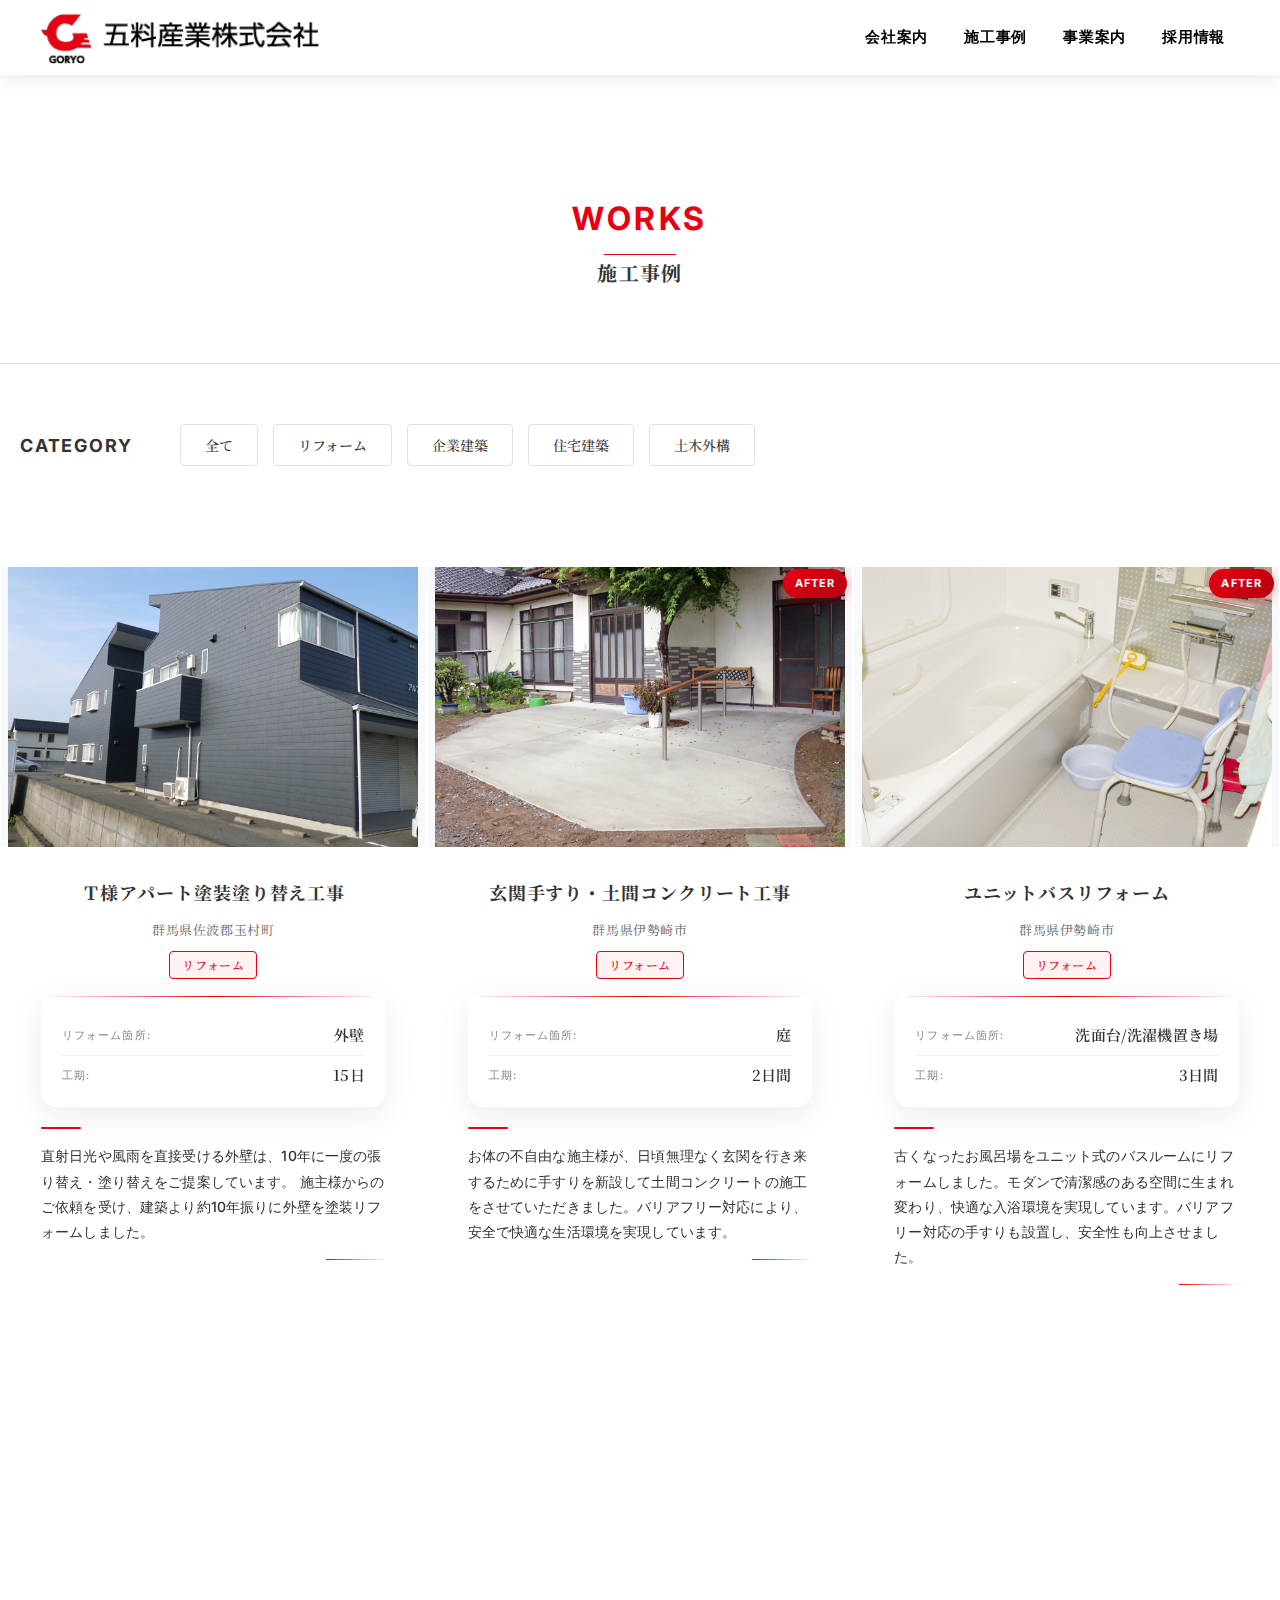
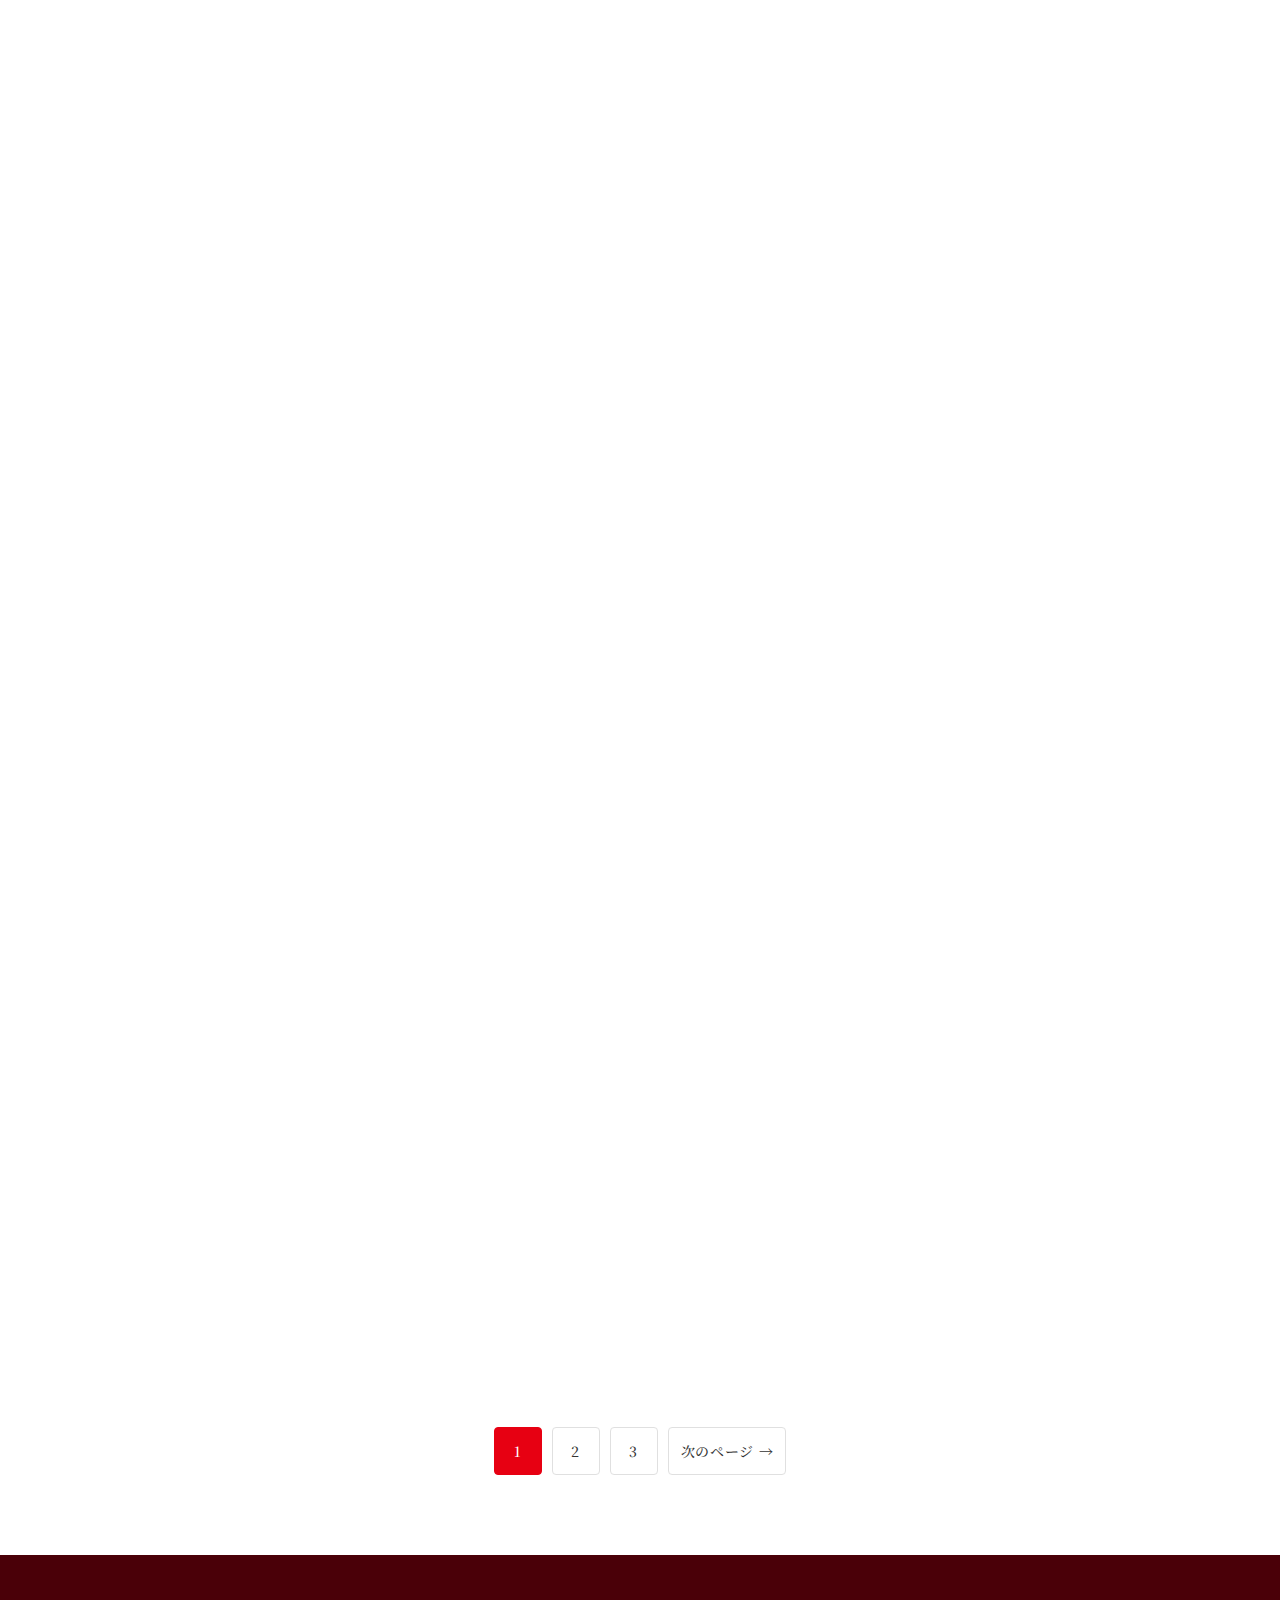
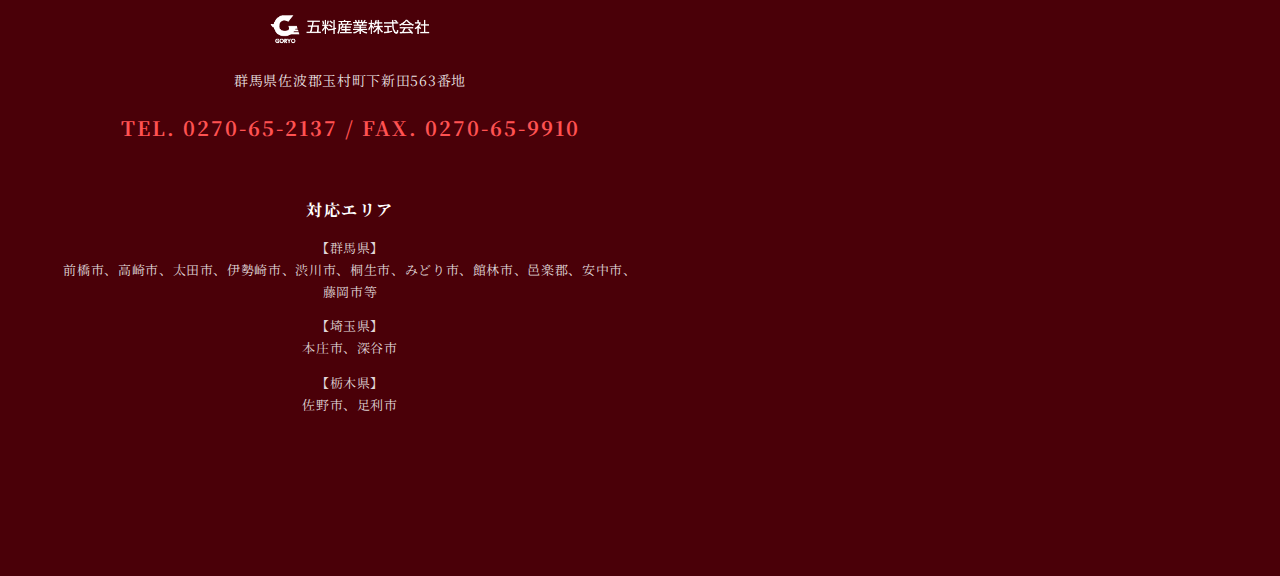
<file: work.html>
<!DOCTYPE html>
<html lang="ja">
<head>
    <meta charset="UTF-8">
    <meta name="viewport" content="width=device-width, initial-scale=1.0">
    <title>施工事例 - 五料産業株式会社</title>
    <link rel="stylesheet" href="style.css">
    <link rel="stylesheet" href="work.css">
    <link rel="stylesheet" href="style4.css">
    <link rel="preconnect" href="https://fonts.googleapis.com">
    <link rel="preconnect" href="https://fonts.gstatic.com" crossorigin>
    <link href="https://fonts.googleapis.com/css2?family=Inter:wght@400;500;600;700&family=Noto+Serif+JP:wght@300;400;500;600;700&display=swap" rel="stylesheet">
</head>
<body>
    <!-- Header -->
    <header class="header">
        <div class="header-content">
            <div class="logo">
                <a href="index4.html">
                    <img src="img/logo_goryo.png" alt="五料産業株式会社">
                </a>
            </div>
            <nav class="nav">
                <a href="company.html" class="nav-item">会社案内</a>
                <a href="work.html" class="nav-item">施工事例</a>
                <a href="business.html" class="nav-item">事業案内</a>
                <a href="recruit.html" class="nav-item">採用情報</a>
            </nav>
            <button class="hamburger">
                <span class="hamburger-line"></span>
                <span class="hamburger-line"></span>
                <span class="hamburger-line"></span>
            </button>
            <div class="mobile-menu">
                <a href="company.html" class="nav-item">会社案内</a>
                <a href="work.html" class="nav-item">施工事例</a>
                <a href="business.html" class="nav-item">事業案内</a>
                <a href="recruit.html" class="nav-item">採用情報</a>
            </div>
        </div>
    </header>

    <!-- Main -->
    <main class="main">
        <!-- Page Title -->
        <section class="page-title-section">
            <div class="section-header">
                <div class="section-title-en">WORKS</div>
                <h1 class="section-title-ja">施工事例</h1>
            </div>
        </section>

        <!-- Category Filter -->
        <section class="filter-section">
            <div class="filter-container">
                <div class="filter-row">
                    <h2 class="filter-label">CATEGORY</h2>
                    <div class="filter-buttons">
                        <button class="filter-btn">全て</button>
                        <button class="filter-btn">リフォーム</button>
                        <button class="filter-btn">企業建築</button>
                        <button class="filter-btn">住宅建築</button>
                        <button class="filter-btn">土木外構</button>
                    </div>
                </div>
            </div>
        </section>

        <!-- Works Grid -->
        <section class="works-grid-section">
            <div class="works-grid">
                <!-- Work Item 1 -->
                <article class="work-card">
                    <a href="#" class="work-link">
                        <div class="work-image">
                            <img src="img/reform5-1.jpg" alt="Ｔ様アパート塗装塗り替え工事" class="work-image-main">
                            <img src="img/reform5-2.jpg" alt="Ｔ様アパート塗装塗り替え工事（アフター）" class="work-image-hover">
                        </div>
                        <div class="work-content">
                            <h3 class="work-title">Ｔ様アパート塗装塗り替え工事</h3>
                            <p class="work-location">群馬県佐波郡玉村町</p>
                            <div class="work-tags">
                                <span class="work-tag">リフォーム</span>
                            </div>
                            <div class="work-details">
                                <div class="work-detail-item">
                                    <span class="work-detail-label">リフォーム箇所:</span>
                                    <span class="work-detail-value">外壁</span>
                                </div>
                                <div class="work-detail-item">
                                    <span class="work-detail-label">工期:</span>
                                    <span class="work-detail-value">15日</span>
                                </div>
                                <!-- <div class="work-detail-item">
                                    <span class="work-detail-label">概算費用:</span>
                                    <span class="work-detail-value">約200万円</span>
                                </div> -->
                            </div>
                            <p class="work-description">直射日光や風雨を直接受ける外壁は、10年に一度の張り替え・塗り替えをご提案しています。
                                施主様からのご依頼を受け、建築より約10年振りに外壁を塗装リフォームしました。
                                </p>
                        </div>
                    </a>
                </article>

                <!-- Work Item 2 -->
                <article class="work-card">
                    <a href="#" class="work-link">
                        <div class="work-image">
                            <img src="img/reform7-1.jpg" alt="玄関手すり・土間コンクリート工事" class="work-image-main">
                            <img src="img/reform7-2.jpg" alt="玄関手すり・土間コンクリート工事（アフター）" class="work-image-hover">
                            <div class="image-status before">BEFORE</div>
                            <div class="image-status after">AFTER</div>
                        </div>
                        <div class="work-content">
                            <h3 class="work-title">玄関手すり・土間コンクリート工事</h3>
                            <p class="work-location">群馬県伊勢崎市</p>
                            <div class="work-tags">
                                <span class="work-tag">リフォーム</span>
                            </div>
                            <div class="work-details">
                                <div class="work-detail-item">
                                    <span class="work-detail-label">リフォーム箇所:</span>
                                    <span class="work-detail-value">庭</span>
                                </div>
                                <div class="work-detail-item">
                                    <span class="work-detail-label">工期:</span>
                                    <span class="work-detail-value">2日間</span>
                                </div>
                                <!-- <div class="work-detail-item">
                                    <span class="work-detail-label">概算費用:</span>
                                    <span class="work-detail-value">約20万円</span>
                                </div> -->
                            </div>
                            <p class="work-description">お体の不自由な施主様が、日頃無理なく玄関を行き来するために手すりを新設して土間コンクリートの施工をさせていただきました。バリアフリー対応により、安全で快適な生活環境を実現しています。</p>
                        </div>
                    </a>
                </article>

                <!-- Work Item 3 -->
                <article class="work-card">
                    <a href="#" class="work-link">
                        <div class="work-image">
                            <img src="img/reform2-1.jpg" alt="ユニットバスリフォーム" class="work-image-main">
                            <img src="img/reform2-2.jpg" alt="ユニットバスリフォーム（アフター）" class="work-image-hover">
                            <div class="image-status before">BEFORE</div>
                            <div class="image-status after">AFTER</div>
                        </div>
                        <div class="work-content">
                            <h3 class="work-title">ユニットバスリフォーム</h3>
                            <p class="work-location">群馬県伊勢崎市</p>
                            <div class="work-tags">
                                <span class="work-tag">リフォーム</span>
                            </div>
                            <div class="work-details">
                                <div class="work-detail-item">
                                    <span class="work-detail-label">リフォーム箇所:</span>
                                    <span class="work-detail-value">洗面台/洗濯機置き場</span>
                                </div>
                                <div class="work-detail-item">
                                    <span class="work-detail-label">工期:</span>
                                    <span class="work-detail-value">3日間</span>
                                </div>
                                <!-- <div class="work-detail-item">
                                    <span class="work-detail-label">概算費用:</span>
                                    <span class="work-detail-value">約200万円</span>
                                </div> -->
                            </div>
                            <p class="work-description">古くなったお風呂場をユニット式のバスルームにリフォームしました。モダンで清潔感のある空間に生まれ変わり、快適な入浴環境を実現しています。バリアフリー対応の手すりも設置し、安全性も向上させました。</p>
                        </div>
                    </a>
                </article>

                <!-- Work Item 4 -->
                <article class="work-card">
                    <a href="#" class="work-link">
                        <div class="work-image">
                            <img src="img/reform9-1.jpg" alt="工場・倉庫建設" class="work-image-main">
                            <img src="img/reform9-2.jpg" alt="工場・倉庫建設（アフター）" class="work-image-hover">
                            <div class="image-status after">AFTER</div>
                            <div class="image-status before">BEFORE</div>
                        </div>
                        <div class="work-content">
                            <h3 class="work-title">T社様工場外壁張替工事</h3>
                            <p class="work-location">群馬県佐波郡玉村町</p>
                            <div class="work-tags">
                                <span class="work-tag">企業建築</span>
                            </div>
                            <div class="work-details">
                                <div class="work-detail-item">
                                    <span class="work-detail-label">工事箇所:</span>
                                    <span class="work-detail-value">外壁</span>
                                </div>
                                <div class="work-detail-item">
                                    <span class="work-detail-label">工期:</span>
                                    <span class="work-detail-value">約15日</span>
                                </div>
                                <!-- <div class="work-detail-item">
                                    <span class="work-detail-label">概算費用:</span>
                                    <span class="work-detail-value">約300万円</span>
                                </div> -->
                            </div>
                            <p class="work-description">場の経年劣化により屋根および外壁を張りなおしたいという施主様の依頼を受けて、スレートから角波鉄板の外壁を張り替えさせていただきました。耐久性と美観を向上させ、建物の長期的な維持管理をサポートいたします。</p>
                        </div>
                    </a>
                </article>

                <!-- Work Item 5 -->
                <article class="work-card">
                    <a href="#" class="work-link">
                        <div class="work-image">
                            <img src="img/reform8-1.jpg" alt="映画館スクリーン増設工事" class="work-image-main">
                            <img src="img/reform8-1.jpg" alt="映画館スクリーン増設工事" class="work-image-hover">
                        </div>
                        <div class="work-content">
                            <h3 class="work-title">映画館スクリーン増設工事</h3>
                            <p class="work-location">群馬県高崎市</p>
                            <div class="work-tags">
                                <span class="work-tag">企業建築</span>
                            </div>
                            <div class="work-details">
                                <div class="work-detail-item">
                                    <span class="work-detail-label">工事箇所:</span>
                                    <span class="work-detail-value">映画館内装</span>
                                </div>
                                <div class="work-detail-item">
                                    <span class="work-detail-label">工期:</span>
                                    <span class="work-detail-value">3ヵ月</span>
                                </div>
                                <!-- <div class="work-detail-item">
                                    <span class="work-detail-label">概算費用:</span>
                                    <span class="work-detail-value">約5,000万円</span>
                                </div> -->
                            </div>
                            <p class="work-description">映画館支配人からの依頼で、上映スクリーンの増設に伴う館内全面改装工事を実施いたしました。映画館の工事は初めてであり、営業外の夜間工事もあって大変でしたが、設計図に基づいて工事を完成させました。お客様に快適な映画鑑賞環境を提供できるよう、細心の注意を払って施工いたしました。</p>
                        </div>
                    </a>
                </article>

                <!-- Work Item 6 -->
                <article class="work-card">
                    <a href="#" class="work-link">
                        <div class="work-image">
                            <img src="img/reform6-1.jpg" alt="Y様住宅新築工事" class="work-image-main">
                            <img src="img/reform6-2.jpg" alt="Y様住宅新築工事（アフター）" class="work-image-hover">
                            <!-- <div class="image-status after">AFTER</div>
                            <div class="image-status before">BEFORE</div> -->
                        </div>
                        <div class="work-content">
                            <h3 class="work-title">Y様住宅新築工事</h3>
                            <p class="work-location">群馬県前橋市</p>
                            <div class="work-tags">
                                <span class="work-tag">住宅建築</span>
                            </div>
                            <div class="work-details">
                                <div class="work-detail-item">
                                    <span class="work-detail-label">工事箇所:</span>
                                    <span class="work-detail-value">一戸建て</span>
                                </div>
                                <div class="work-detail-item">
                                    <span class="work-detail-label">工期:</span>
                                    <span class="work-detail-value">約4か月</span>
                                </div>
                                <!-- <div class="work-detail-item">
                                    <span class="work-detail-label">概算費用:</span>
                                    <span class="work-detail-value">約1,700万円</span>
                                </div> -->
                            </div>
                            <p class="work-description">火事で焼けてしまったご自宅を復旧したいという施主様の依頼により、家のデザインは焼失前と同じでよいとのことでしたが、間取りは日当たりを良くしたいことを考えて２階にメインの居間を設定しました。お客様のご要望に応え、快適な住環境を実現いたしました。</p>
                        </div>
                    </a>
                </article>

                <!-- Work Item 7 -->
                <article class="work-card">
                    <a href="#" class="work-link">
                        <div class="work-image">
                            <img src="img/kenchiku-1.jpg" alt="S様住宅（別荘）新築工事" class="work-image-main">
                            <img src="img/kenchiku-1.jpg" alt="S様住宅（別荘）新築工事" class="work-image-hover">
                        </div>
                        <div class="work-content">
                            <h3 class="work-title">S様住宅（別荘）新築工事</h3>
                            <p class="work-location">群馬県高崎市</p>
                            <div class="work-tags">
                                <span class="work-tag">住宅建築</span>
                            </div>
                            <div class="work-details">
                                <div class="work-detail-item">
                                    <span class="work-detail-label">工事箇所:</span>
                                    <span class="work-detail-value">別荘</span>
                                </div>
                                <div class="work-detail-item">
                                    <span class="work-detail-label">工期:</span>
                                    <span class="work-detail-value">約3か月</span>
                                </div>
                                <!-- <div class="work-detail-item">
                                    <span class="work-detail-label">概算費用:</span>
                                    <span class="work-detail-value">約1,000万円</span>
                                </div> -->
                            </div>
                            <p class="work-description">平成20年に施主様の依頼により、自宅の離れに別荘を新築させていただきました。内部には薪ストーブを設置して、外観は施主様の好みを反映させたナチュラルテイストの別荘を施工させていただきました。自然と調和した快適な空間を実現いたしました。</p>
                        </div>
                    </a>
                </article>

                <!-- Work Item 8 -->
                <article class="work-card">
                    <a href="#" class="work-link">
                        <div class="work-image">
                            <img src="img/doboku-5-1.jpg" alt="K様邸外構工事" class="work-image-main">
                            <img src="img/doboku-5-2.jpg" alt="K様邸外構工事（アフター）" class="work-image-hover">
                            <!-- <div class="image-status after">AFTER</div>
                            <div class="image-status before">BEFORE</div> -->
                        </div>
                        <div class="work-content">
                            <h3 class="work-title">K様邸外構工事</h3>
                            <p class="work-location">群馬県前橋市</p>
                            <div class="work-tags">
                                <span class="work-tag">土木外構</span>
                            </div>
                            <div class="work-details">
                                <div class="work-detail-item">
                                    <span class="work-detail-label">工事箇所:</span>
                                    <span class="work-detail-value">外構</span>
                                </div>
                                <div class="work-detail-item">
                                    <span class="work-detail-label">工期:</span>
                                    <span class="work-detail-value">約2か月</span>
                                </div>
                                <!-- <div class="work-detail-item">
                                    <span class="work-detail-label">概算費用:</span>
                                    <span class="work-detail-value">約250万円</span>
                                </div> -->
                            </div>
                            <p class="work-description">施主様より新築住宅に付随した外構工事の施工を依頼されました。奥行きのある敷地であるため駐車場土間コンクリート工事のボリュームがありました。そのほかにカーポート、玄関門扉、アプローチの施工をさせていただきました。機能性と美観を兼ね備えた外構空間を実現いたしました。</p>
                        </div>
                    </a>
                </article>

                <!-- Work Item 9 -->
                <article class="work-card">
                    <a href="#" class="work-link">
                        <div class="work-image">
                            <img src="img/doboku6-1.jpg" alt="T様邸カラー舗装工事" class="work-image-main">
                            <img src="img/doboku6-2.jpg" alt="T様邸カラー舗装工事（アフター）" class="work-image-hover">
                            <div class="image-status after">AFTER</div>
                            <div class="image-status before">BEFORE</div>
                        </div>
                        <div class="work-content">
                            <h3 class="work-title">T様邸カラー舗装工事</h3>
                            <p class="work-location">群馬県佐波郡玉村町</p>
                            <div class="work-tags">
                                <span class="work-tag">土木外構</span>
                            </div>
                            <div class="work-details">
                                <div class="work-detail-item">
                                    <span class="work-detail-label">工事箇所:</span>
                                    <span class="work-detail-value">カラー舗装</span>
                                </div>
                                <div class="work-detail-item">
                                    <span class="work-detail-label">工期:</span>
                                    <span class="work-detail-value">5日</span>
                                </div>
                                <!-- <div class="work-detail-item">
                                    <span class="work-detail-label">概算費用:</span>
                                    <span class="work-detail-value">約100万円</span>
                                </div> -->
                            </div>
                            <p class="work-description">庭に雑草が生えないようにどうにかしてほしいという施主様の要望がありました。全面コンクリート仕上げでは味気ない庭になってしまうので、一部分を緑色のゴムチップを張り、その周りを緑色の「カラー舗装」で施工してはどうかと提案させていただきました。結果そのように仕上げて、施主様に満足していただきました。</p>
                        </div>
                    </a>
                </article>
            </div>
        </section>

        <!-- Pagination -->
        <nav class="pagination">
            <div class="pagination-container">
                <span class="pagination-item current">1</span>
                <a href="#" class="pagination-item">2</a>
                <a href="#" class="pagination-item">3</a>
                <a href="#" class="pagination-item next">次のページ →</a>
            </div>
        </nav>
    </main>

    <!-- Footer -->
    <footer class="footer">
        <div class="footer-content">
            <div class="footer-left">
                <div class="footer-logo">
                    <img src="img/logo_goryo.png" alt="五料産業株式会社">
                </div>
                <div class="footer-company">
                    <p class="footer-address">群馬県佐波郡玉村町下新田563番地</p>
                </div>
                <p class="footer-contact">TEL. 0270-65-2137 / FAX. 0270-65-9910</p>
                
                <!-- 対応エリア情報 -->
                <div class="footer-area">
                    <h3 class="footer-area-title">対応エリア</h3>
                    <div class="footer-area-content">
                        <p class="footer-area-text">
                            【群馬県】<br>
                            前橋市、高崎市、太田市、伊勢崎市、渋川市、桐生市、みどり市、館林市、邑楽郡、安中市、藤岡市等
                        </p>
                        <p class="footer-area-text">
                            【埼玉県】<br>
                            本庄市、深谷市
                        </p>
                        <p class="footer-area-text">
                            【栃木県】<br>
                            佐野市、足利市
                        </p>
                    </div>
                </div>
            </div>
            <div class="footer-right">
                <div class="footer-map">
                    <iframe 
                        src="https://www.google.com/maps/embed?pb=!1m14!1m8!1m3!1d25722.988828147685!2d139.118736!3d36.303246!3m2!1i1024!2i768!4f13.1!3m3!1m2!1s0x601eec0196b7b73d%3A0x6400afbcf836ea3e!2z5LqU5paZ55Sj5qWt77yI5qCq77yJ!5e0!3m2!1sja!2sus!4v1760701046504!5m2!1sja!2sus"
                        width="100%" 
                        height="400" 
                        style="border:0;" 
                        allowfullscreen="" 
                        loading="lazy" 
                        referrerpolicy="no-referrer-when-downgrade">
                    </iframe>
                </div>
            </div>
        </div>
    </footer>

    <!-- Contact Bar -->
    <div class="v4-contact-bar">
        <div class="v4-contact-item v4-contact-phone">
            <div class="v4-contact-icon">
                <svg width="32" height="32" viewBox="0 0 24 24" fill="none" xmlns="http://www.w3.org/2000/svg">
                    <path d="M22 16.92V19.92C22 20.4696 21.5523 20.9167 21.0025 20.9167C10.0025 20.9167 1 11.9142 1 0.916667C1 0.367035 1.44772 -0.0833333 2 -0.0833333H5C5.55228 -0.0833333 6 0.367035 6 0.916667C6 2.99167 6.35 4.99167 7 6.84167C7.13 7.23167 7.03 7.66167 6.72 7.96167L4.79 9.89167C6.34 13.0417 8.96 15.6617 12.11 17.2117L14.04 15.2817C14.34 14.9717 14.77 14.8717 15.16 15.0017C17.01 15.6517 19.01 16.0017 21.09 16.0017C21.6423 16.0017 22.09 16.4487 22.09 16.9983L22 16.92Z" fill="currentColor"/>
                </svg>
            </div>
            <div class="v4-contact-content">
                <p class="v4-contact-number">0270-65-2137</p>
                <p class="v4-contact-time">受付: 9:00～17:00</p>
            </div>
        </div>
        
        <a href="recruit.html#contact" class="v4-contact-item v4-contact-estimate">
            <div class="v4-contact-icon">
                <svg width="32" height="32" viewBox="0 0 24 24" fill="none" xmlns="http://www.w3.org/2000/svg">
                    <path d="M20 4H4C2.9 4 2.01 4.9 2.01 6L2 18C2 19.1 2.9 20 4 20H20C21.1 20 22 19.1 22 18V6C22 4.9 21.1 4 20 4ZM20 8L12 13L4 8V6L12 11L20 6V8Z" fill="currentColor"/>
                </svg>
            </div>
            <div class="v4-contact-content">
                <p class="v4-contact-label">\WEBで簡単!/</p>
                <p class="v4-contact-title">無料お見積もり</p>
            </div>
            <div class="v4-contact-arrow">›</div>
        </a>
        
        <a href="recruit.html#contact" class="v4-contact-item v4-contact-reservation">
            <div class="v4-contact-icon">
                <svg width="32" height="32" viewBox="0 0 24 24" fill="none" xmlns="http://www.w3.org/2000/svg">
                    <path d="M20 21V19C20 17.9391 19.5786 16.9217 18.8284 16.1716C18.0783 15.4214 17.0609 15 16 15H8C6.93913 15 5.92172 15.4214 5.17157 16.1716C4.42143 16.9217 4 17.9391 4 19V21M16 7C16 9.20914 14.2091 11 12 11C9.79086 11 8 9.20914 8 7C8 4.79086 9.79086 3 12 3C14.2091 3 16 4.79086 16 7Z" stroke="currentColor" stroke-width="2" stroke-linecap="round" stroke-linejoin="round"/>
                </svg>
            </div>
            <div class="v4-contact-content">
                <p class="v4-contact-label">\一緒に働きませんか？/</p>
                <p class="v4-contact-title">採用エントリー</p>
            </div>
            <div class="v4-contact-arrow">›</div>
        </a>
        
        <div class="v4-contact-item v4-contact-message">
            <p class="v4-contact-message-text">リフォーム、建築、外構、何でもご相談ください!</p>
        </div>
    </div>

    <script src="work.js"></script>
</body>
</html>
</file>
<file: style4.css>
/* ========================================
   V4 Design - Figmaデザインの完全再現
   完全独立版（他のデザイン案と干渉しない）
   ======================================== */

/* CSS Variables - V4専用 */
:root {
    --v4-primary-color: #E70012;
    --v4-primary-dark: #B30010;
    --v4-text-color: #0D0D0D;
    --v4-text-light: #666666;
    --v4-background: #FFFFFF;
    --v4-white: #FFFFFF;
    --v4-container-width: 1440px;
    --v4-container-padding: 80px;
    --v4-transition: all 0.3s ease;
    --v4-shadow-sm: 0 2px 12px rgba(0, 0, 0, 0.08);
    --v4-shadow-lg: 0 12px 32px rgba(0, 0, 0, 0.15);
}


/* V4 Body専用スタイル */
.v4-body {
    margin: 0;
    padding: 0;
    font-family: 'Inter', -apple-system, BlinkMacSystemFont, 'Segoe UI', sans-serif;
    color: var(--v4-text-color);
    background: var(--v4-background);
    line-height: 1.8;
    overflow-x: hidden;
    -webkit-font-smoothing: antialiased;
    -moz-osx-font-smoothing: grayscale;
}



/* ========================================
   Header
   ======================================== */
.header {
    position: fixed;
    top: 0;
    left: 0;
    width: 100%;
    z-index: 100;
    padding: 10px 0;
    background: rgba(255, 255, 255, 0.95);
    backdrop-filter: blur(10px);
    box-shadow: 0 2px 20px rgba(0, 0, 0, 0.1);
    transition: background 0.3s ease, padding 0.3s ease;
}

.header.scrolled {
    background: rgba(255, 255, 255, 0.6);
    backdrop-filter: blur(10px);
    box-shadow: 0 2px 20px rgba(0, 0, 0, 0.1);
}

.header.scrolled .nav-item {
    color: #000;
}

.header-content {
    max-width: 1440px;
    margin: 0 auto;
    display: flex;
    justify-content: space-between;
    align-items: center;
    padding: 0 60px;
}

.logo {
    width: 280px;
}

.logo a {
    display: block;
    text-decoration: none;
}

.logo img {
    width: 100%;
    transition: opacity 0.3s ease;
    margin-top: 4px;
}

.logo a:hover img {
    opacity: 0.8;
}

.nav {
    display: flex;
    gap: 6px;
}

.nav-item {
    color: #000;
    font-family: 'Inter', sans-serif;
    font-size: 15px;
    font-weight: 600;
    letter-spacing: 0.05em;
    padding: 4px 15px;
    position: relative;
    white-space: nowrap;
    transition: all 0.3s ease;
    text-decoration: none;
}

.nav-item:hover {
    opacity: 0.7;
}

/* Hamburger Menu - Hidden by default */
.hamburger {
    display: none;
}

/* Mobile Menu - Hidden by default */
.mobile-menu {
    display: none;
}

/* ========================================
   Hero Section
   ======================================== */
.v4-hero {
    position: relative;
    width: 100%;
    height: 100vh;
    min-height: 700px;
    overflow: hidden;
    display: flex;
    align-items: center;
}

.v4-hero-slider {
    position: absolute;
    top: 0;
    left: 0;
    width: 100%;
    height: 100%;
}

.v4-hero-slide {
    position: absolute;
    top: 0;
    left: 0;
    width: 100%;
    height: 100%;
    opacity: 0;
    transition: opacity 1s ease-in-out;
}

.v4-hero-slide.v4-active {
    opacity: 1;
}

.v4-hero-slide img {
    width: 100%;
    height: 100%;
    object-fit: cover;
}



.v4-hero-content {
    position: absolute;

    left: 0;
    width: 100%;
    height: calc(100% - 80px);
    display: flex;
    justify-content: flex-end;
    align-items: center;
    padding: 0;
    z-index: 3;
}

.v4-hero-content-inner {
    max-width: var(--v4-container-width);
    width: 100%;
    display: flex;
    justify-content: flex-end;
    align-items: center;
    padding: 0 var(--v4-container-padding);
}

.v4-hero-text-section {
    width: 50%;
    display: flex;
    flex-direction: column;
    justify-content: center;
    align-items: flex-end;
    padding: 60px 60px 60px 0;
    box-sizing: border-box;
}


.v4-hero-text-wrapper {
    display: flex;
    flex-direction: column;

}

/* 縦書きタイトル */
.v4-hero-title-vertical {
    font-family: 'Noto Serif JP', serif;
    font-size: 64px;
    font-weight: 900;
    line-height: 1.4;
    letter-spacing: 0.05em;
    color: #fff;
    writing-mode: vertical-rl;
    text-orientation: upright;
    text-shadow: 
        0 0 10px rgba(0, 0, 0, 0.8),
        0 0 20px rgba(0, 0, 0, 0.6),
        2px 2px 4px rgba(0, 0, 0, 0.9);
    margin: 0 0 40px 0;
    align-self: flex-start;
    filter: drop-shadow(0 0 8px rgba(0, 0, 0, 0.7));
    opacity: 0;
    transform: translateX(50px);
    animation: slideInFromRight 1.2s cubic-bezier(0.16, 1, 0.3, 1) 0.3s forwards;
}

.v4-hero-subtitle {
    font-family: 'Inter', sans-serif;
    font-size: 18px;
    font-weight: 900;
    line-height: 1.6;
    letter-spacing: 0.05em;
    color: #fff;
    margin: 0;
    text-align: right;
    text-shadow: 
        0 0 8px rgba(0, 0, 0, 0.8),
        0 0 16px rgba(0, 0, 0, 0.6),
        1px 1px 3px rgba(0, 0, 0, 0.9);
    filter: drop-shadow(0 0 6px rgba(0, 0, 0, 0.7));
    opacity: 0;
    transform: translateY(30px);
    animation: fadeInUp 1.2s cubic-bezier(0.16, 1, 0.3, 1) 0.6s forwards;
}




/* Hero Text Animations */
@keyframes slideInFromRight {
    0% {
        opacity: 0;
        transform: translateX(50px);
    }
    100% {
        opacity: 1;
        transform: translateX(0);
    }
}

@keyframes fadeInUp {
    0% {
        opacity: 0;
        transform: translateY(30px);
    }
    100% {
        opacity: 1;
        transform: translateY(0);
    }
}

/* ========================================
   About Section - NEW ANIMATED DESIGN
   ======================================== */
.v4-about-section {
    padding: 120px 0 110px;
    background: linear-gradient(135deg, #FFFFFF 0%, #F5F5F5 50%, #E8E8E8 100%);
    position: relative;
    overflow: hidden;
    min-height: 800px;
}

.v4-about-section::before {
    content: '';
    position: absolute;
    top: 0;
    left: 0;
    right: 0;
    bottom: 0;
    background: radial-gradient(circle at 20% 50%, rgba(231, 0, 18, 0.05) 0%, transparent 50%),
                radial-gradient(circle at 80% 80%, rgba(231, 0, 18, 0.03) 0%, transparent 50%);
    pointer-events: none;
    animation: v4-about-gradient 15s ease-in-out infinite;
}

@keyframes v4-about-gradient {
    0%, 100% {
        opacity: 1;
    }
    50% {
        opacity: 0.7;
    }
}

.v4-about-container {
    max-width: var(--v4-container-width);
    margin: 0 auto;
    padding: 0 var(--v4-container-padding);
    display: flex;
    gap: 80px;
    align-items: center;
    position: relative;
    z-index: 2;
}

/* Left Image - 3D Rotation Animation */
.v4-about-image {
    flex-shrink: 0;
    width: 50%;
    max-width: 700px;
    overflow: visible;
    perspective: 1200px;
    transform-style: preserve-3d;
}

.v4-about-image.v4-fade-in-left {
    opacity: 0;
    transform: rotateY(45deg) translateX(-50px) scale(0.8);
    animation: v4-about-image-enter 1.2s cubic-bezier(0.34, 1.56, 0.64, 1) forwards;
}

.v4-about-image.v4-fade-in-left.v4-visible {
    opacity: 1;
    transform: rotateY(0) translateX(0) scale(1);
}

@keyframes v4-about-image-enter {
    0% {
        opacity: 0;
        transform: rotateY(45deg) translateX(-50px) scale(0.8);
    }
    100% {
        opacity: 1;
        transform: rotateY(0) translateX(0) scale(1);
    }
}

.v4-about-image img {
    width: 100%;
    height: auto;
    display: block;
    object-fit: cover;
    border-radius: 8px;
    box-shadow: 0 20px 60px rgba(0, 0, 0, 0.2);
    transition: transform 0.3s ease, box-shadow 0.3s ease;
}

.v4-about-image:hover img {
    transform: translateY(-8px);
    box-shadow: 0 30px 80px rgba(231, 0, 18, 0.2);
}

/* Right Content - Text Animation */
.v4-about-content {
    flex: 1;
    display: flex;
    flex-direction: column;
    gap: 35px;
    position: relative;
}

.v4-about-content.v4-fade-in-right {
    opacity: 0;
    transform: rotateY(-45deg) translateX(50px) scale(0.8);
}

.v4-about-content.v4-fade-in-right.v4-visible {
    opacity: 1;
    transform: rotateY(0) translateX(0) scale(1);
    animation: v4-about-content-enter 1.2s cubic-bezier(0.34, 1.56, 0.64, 1) forwards;
}

@keyframes v4-about-content-enter {
    0% {
        opacity: 0;
        transform: rotateY(-45deg) translateX(50px) scale(0.8);
    }
    100% {
        opacity: 1;
        transform: rotateY(0) translateX(0) scale(1);
    }
}

.v4-section-header {
    margin-bottom: 56px;
    position: relative;
}

.v4-section-label {
    font-family: 'Cormorant Infant', serif;
    font-size: 140px;
    font-weight: 500;
    line-height: 1;
    letter-spacing: 0.08em;
    color: transparent;
    margin-bottom: -40px;
    user-select: none;
    position: relative;
    white-space: nowrap;
    pointer-events: none;
    height: 140px;
}

.v4-section-label::before,
.v4-section-label::after {
    content: attr(data-text);
    position: absolute;
    top: 0;
    white-space: nowrap;
    animation: v4-scroll-label 30s linear infinite;
    color: rgba(231, 0, 18, 0.15);
}

.v4-section-label::before {
    left: 100%;
    margin-left: 200px;
}

.v4-section-label::after {
    left: 100%;
    margin-left: 200px;
    animation-delay: -15s;
}

@keyframes v4-scroll-label {
    0% {
        transform: translateX(0);
    }
    100% {
        transform: translateX(calc(-100vw - 100%));
    }
}

.v4-section-title {
    font-family: 'Inter', sans-serif;
    font-size: 52px;
    font-weight: 800;
    line-height: 1.3;
    letter-spacing: 0.01em;
    color: var(--v4-primary-dark);
    margin-bottom: 20px;
    animation: v4-title-enter 0.8s cubic-bezier(0.34, 1.56, 0.64, 1) 0.2s both;
}

@keyframes v4-title-enter {
    0% {
        opacity: 0;
        transform: translateY(20px);
    }
    100% {
        opacity: 1;
        transform: translateY(0);
    }
}

.v4-section-divider {
    width: 80px;
    height: 3px;
    background: linear-gradient(90deg, var(--v4-primary-dark) 0%, var(--v4-primary-color) 100%);
    border-radius: 2px;
    animation: v4-divider-expand 1s cubic-bezier(0.34, 1.56, 0.64, 1) 0.3s both;
}

@keyframes v4-divider-expand {
    0% {
        width: 0;
        opacity: 0;
    }
    100% {
        width: 80px;
        opacity: 1;
    }
}

.v4-about-text {
    display: flex;
    flex-direction: column;
    gap: 24px;
    margin-bottom: 40px;
}

.v4-about-text p {
    font-family: 'Inter', sans-serif;
    font-size: 16px;
    font-weight: 400;
    line-height: 1.9;
    letter-spacing: 0.04em;
    color: var(--v4-text-color);
    margin: 0;
    opacity: 0;
    transform: translateY(10px);
    animation: v4-text-fade-in 0.8s cubic-bezier(0.34, 1.56, 0.64, 1) forwards;
}

.v4-about-text p:nth-child(1) {
    animation-delay: 0.4s;
}

.v4-about-text p:nth-child(2) {
    animation-delay: 0.6s;
}

.v4-about-text p:nth-child(3) {
    animation-delay: 0.8s;
}

@keyframes v4-text-fade-in {
    0% {
        opacity: 0;
        transform: translateY(10px);
    }
    100% {
        opacity: 1;
        transform: translateY(0);
    }
}

.v4-about-text .v4-highlight {
    font-family: 'Inter', sans-serif;
    font-size: 22px;
    font-weight: 700;
    line-height: 1.7;
    letter-spacing: 0.02em;
    color: var(--v4-primary-dark);
    position: relative;
    padding-left: 20px;
    display: inline-block;
}

.v4-about-text .v4-highlight::before {
    content: '';
    position: absolute;
    left: 0;
    top: 50%;
    transform: translateY(-50%);
    width: 4px;
    height: 100%;
    background: var(--v4-primary-color);
    border-radius: 2px;
    animation: v4-highlight-line 0.8s cubic-bezier(0.34, 1.56, 0.64, 1) 0.6s both;
}

@keyframes v4-highlight-line {
    0% {
        height: 0;
        opacity: 0;
    }
    100% {
        height: 100%;
        opacity: 1;
    }
}

.v4-about-image-bottom {
    width: 100%;
    overflow: hidden;
    border-radius: 8px;
    box-shadow: 0 15px 40px rgba(0, 0, 0, 0.15);
    animation: v4-bottom-image-appear 1s cubic-bezier(0.34, 1.56, 0.64, 1) 1s both;
}

@keyframes v4-bottom-image-appear {
    0% {
        opacity: 0;
        transform: translateY(20px) scale(0.95);
    }
    100% {
        opacity: 1;
        transform: translateY(0) scale(1);
    }
}

.v4-about-image-bottom img {
    width: 100%;
    height: auto;
    display: block;
    object-fit: cover;
    transition: transform 0.3s ease;
}

.v4-about-image-bottom:hover img {
    transform: scale(1.05);
}

/* ========================================
   Strength Section
   ======================================== */
.v4-strength-section {
    padding: 112px 0;
    background: var(--v4-background);
}

.v4-strength-container {
    max-width: var(--v4-container-width);
    margin: 0 auto;
    padding: 0 var(--v4-container-padding);
}

.v4-section-header.v4-center {
    text-align: left;
    margin-bottom: 88px;
}

.v4-section-header.v4-center .v4-section-label {
    font-size: 156px;
    margin-bottom: -48px;
}

.v4-section-header.v4-center .v4-section-title {
    font-size: 48px;
    margin-bottom: 16px;
}

.v4-section-header.v4-center .v4-section-divider {
    width: 72px;
}

.v4-strength-grid {
    display: flex;
    flex-direction: column;
    gap: 152px;
}

.v4-strength-card {
    display: flex;
    gap: 0;
    align-items: stretch;
    background: var(--v4-background-gray);
    position: relative;
    overflow: hidden;
    transition: var(--v4-transition);
    box-shadow: var(--v4-shadow-sm);
}

.v4-strength-card:hover {
    box-shadow: var(--v4-shadow-lg);
    transform: translateY(-4px);
}

.v4-strength-card.v4-reverse {
    flex-direction: row-reverse;
}

.v4-strength-image {
    flex: 0 0 50%;
    width: 50%;
    overflow: hidden;
}

.v4-strength-image img {
    width: 100%;
    height: 100%;
    object-fit: cover;
}

.v4-strength-content {
    flex: 1;
    padding: 80px;
    display: flex;
    flex-direction: column;
    justify-content: center;
    border-bottom: none !important;
    border-left: none !important;
    border-right: none !important;
    position: relative;
}

/* 画像の横に縦に入るアニメーション */
.v4-strength-content::before {
    content: '';
    position: absolute;
    left: 0;
    top: 0;
    width: 4px;
    height: 0;
    background: var(--v4-primary-color);
    transition: height 1.2s cubic-bezier(0.16, 1, 0.3, 1) 0.3s;
    z-index: 1;
    opacity: 0;
}

/* アニメーション発動 - スクロール時（より確実なセレクタ） */
.v4-strength-card.v4-visible .v4-strength-content::before,
.v4-fade-in.v4-visible .v4-strength-content::before,
.v4-strength-card.v4-fade-in.v4-visible .v4-strength-content::before {
    height: 100%;
    opacity: 1;
}

/* ホバー時のアニメーション - 常に動作 */
.v4-strength-card:hover .v4-strength-content::before {
    height: 100% !important;
    opacity: 1 !important;
    transition: height 0.8s cubic-bezier(0.16, 1, 0.3, 1), opacity 0.8s cubic-bezier(0.16, 1, 0.3, 1);
}

/* reverseの場合は右側に線を表示（デスクトップ時のみ） */
.v4-strength-card.v4-reverse .v4-strength-content::before {
    left: auto;
    right: 0;
}

.v4-strength-number-wrapper {
    margin-bottom: 56px;
}

.v4-strength-number {
    margin-bottom: 16px;
}

.v4-strength-number svg {
    width: 186px;
    height: 186px;
}

.v4-strength-divider {
    width: 80px;
    height: 1px;
    background: var(--v4-primary-dark);
}

.v4-strength-title {
    font-family: 'Inter', sans-serif;
    font-size: 38px;
    font-weight: 800;
    line-height: 1.4;
    letter-spacing: 0.01em;
    color: var(--v4-primary-dark);
    margin-bottom: 24px;
}

.v4-strength-text {
    font-family: 'Inter', sans-serif;
    font-size: 15px;
    font-weight: 400;
    line-height: 1.9;
    letter-spacing: 0.03em;
    color: var(--v4-text-light);
    margin-bottom: 48px;
}

.v4-strength-btn {
    display: inline-flex;
    align-items: center;
    justify-content: center;
    width: 300px;
    padding: 18px 32px;
    border: 2px solid var(--v4-primary-color);
    background: var(--v4-primary-color);
    color: var(--v4-white);
    cursor: pointer;
    transition: all 0.3s ease;
    text-decoration: none;
    position: relative;
    overflow: hidden;
}

.v4-strength-btn::before {
    content: '';
    position: absolute;
    top: 0;
    left: -100%;
    width: 100%;
    height: 100%;
    background: linear-gradient(
        90deg,
        transparent,
        rgba(255, 255, 255, 0.4),
        transparent
    );
    transition: left 0.5s ease;
    z-index: 1;
}

.v4-strength-btn:hover::before {
    left: 100%;
}

.v4-strength-btn:hover {
    background: var(--v4-primary-dark);
    border-color: var(--v4-primary-dark);
    transform: translateY(-2px);
    box-shadow: 0 4px 12px rgba(231, 0, 18, 0.3);
}

.v4-strength-btn span {
    font-family: 'Inter', sans-serif;
    font-size: 14px;
    font-weight: 600;
    line-height: 1.8;
    letter-spacing: 0.05em;
    color: var(--v4-white);
    transition: var(--v4-transition);
    position: relative;
    z-index: 1;
}

/* ========================================
   Info Cards Section
   ======================================== */
.v4-info-section {
    padding: 120px 0;
    background: var(--v4-white);
}

.v4-info-header {
    max-width: var(--v4-container-width);
    margin: 0 auto;
    padding: 0 var(--v4-container-padding);
    margin-bottom: 80px;
}

.v4-section-header.v4-center {
    text-align: center;
    display: flex;
    flex-direction: column;
    align-items: center;
}

.v4-info-container {
    max-width: var(--v4-container-width);
    margin: 0 auto;
    padding: 0 var(--v4-container-padding);
    display: grid;
    grid-template-columns: repeat(3, 1fr);
    gap: 30px;
    width: 100%;
    box-sizing: border-box;
}

.v4-info-card {
    background: var(--v4-white);
    overflow: hidden;
    box-shadow: 0 2px 12px rgba(0, 0, 0, 0.08);
    display: flex;
    flex-direction: column;
    height: 100%;
    max-width: 100%;
    box-sizing: border-box;
    transition: all 0.4s cubic-bezier(0.25, 0.46, 0.45, 0.94);
    cursor: pointer;
}

.v4-info-card:hover {
    transform: translateY(-8px);
    box-shadow: 0 12px 32px rgba(0, 0, 0, 0.15);
}

.v4-info-image {
    width: 100%;
    height: 380px;
    overflow: hidden;
    flex-shrink: 0;
    position: relative;
}

.v4-info-image::before {
    content: '';
    position: absolute;
    top: 0;
    left: 0;
    right: 0;
    bottom: 0;
    background: rgba(231, 0, 18, 0);
    transition: background 0.4s cubic-bezier(0.25, 0.46, 0.45, 0.94);
    z-index: 1;
    pointer-events: none;
}

.v4-info-card:hover .v4-info-image::before {
    background: rgba(231, 0, 18, 0.05);
}

.v4-info-image img {
    width: 100%;
    height: 100%;
    object-fit: cover;
    transition: transform 0.6s cubic-bezier(0.25, 0.46, 0.45, 0.94);
    will-change: transform;
}

.v4-info-card:hover .v4-info-image img {
    transform: scale(1.08);
}

.v4-info-content {
    padding: 40px 32px 40px 32px;
    display: flex;
    flex-direction: column;
    flex: 1;
    min-height: 0;
}

.v4-info-title {
    font-family: 'Inter', sans-serif;
    font-size: 28px;
    font-weight: 800;
    line-height: 1.4;
    letter-spacing: 0.01em;
    color: var(--v4-primary-dark);
    margin-bottom: 20px;
    padding: 0;
    border-top: 4px solid var(--v4-primary-color);
    padding-top: 20px;
}

.v4-info-text {
    font-family: 'Inter', sans-serif;
    font-size: 14px;
    font-weight: 400;
    line-height: 1.9;
    letter-spacing: 0.03em;
    color: var(--v4-text-color);
    margin-bottom: 32px;
    flex: 1 1 auto;
}

.v4-info-btn {
    display: flex;
    align-items: center;
    justify-content: center;
    width: 100%;
    max-width: 100%;
    padding: 18px 24px;
    border: 2px solid var(--v4-primary-color);
    background: var(--v4-primary-color);
    color: var(--v4-white);
    cursor: pointer;
    transition: all 0.3s ease;
    text-decoration: none;
    position: relative;
    overflow: hidden;
    flex-shrink: 0;
    box-sizing: border-box;
}

.v4-info-btn::before {
    content: '';
    position: absolute;
    top: 0;
    left: -100%;
    width: 100%;
    height: 100%;
    background: linear-gradient(
        90deg,
        transparent,
        rgba(255, 255, 255, 0.4),
        transparent
    );
    transition: left 0.5s ease;
    z-index: 1;
}

.v4-info-btn:hover::before {
    left: 100%;
}

.v4-info-btn:hover {
    background: var(--v4-primary-dark);
    border-color: var(--v4-primary-dark);
    transform: translateY(-2px);
    box-shadow: 0 4px 12px rgba(231, 0, 18, 0.3);
}

.v4-info-btn span {
    font-family: 'Inter', sans-serif;
    font-size: 14px;
    font-weight: 600;
    line-height: 1.8;
    letter-spacing: 0.05em;
    color: var(--v4-white);
    transition: var(--v4-transition);
    position: relative;
    z-index: 1;
}

/* ========================================
   Flow Section - Slider Design
   ======================================== */
.v4-flow-section {
    padding: 120px 0;
    background: linear-gradient(135deg, #FAFAFA 0%, #FFFFFF 100%);
    overflow: hidden;
}

.v4-flow-container {
    max-width: var(--v4-max-width);
    margin: 0 auto;
    padding: 0 var(--v4-container-padding);
}

.v4-flow-section .v4-section-header {
    text-align: center;
    margin-bottom: 60px;
}

/* Slider Wrapper */
.v4-flow-slider-wrapper {
    position: relative;
    max-width: 1000px;
    margin: 0 auto;
    padding: 0 80px;
    overflow: hidden;
}

/* Slider Container */
.v4-flow-slider {
    display: flex;
    gap: 24px;
    transition: transform 0.6s cubic-bezier(0.4, 0, 0.2, 1);
    align-items: center;
    will-change: transform;
}

/* Flow Slide */
.v4-flow-slide {
    width: 300px;
    flex-shrink: 0;
    background: var(--v4-white);
    border-radius: 16px;
    overflow: hidden;
    box-shadow: 0 4px 24px rgba(0, 0, 0, 0.08);
    transition: all 0.6s cubic-bezier(0.4, 0, 0.2, 1);
    display: flex;
    flex-direction: column;
    opacity: 0.5;
    transform: scale(0.9);
}

/* Active slide (center) */
.v4-flow-slide.active {
    opacity: 1;
    transform: scale(1);
    box-shadow: 0 8px 32px rgba(0, 0, 0, 0.15);
}

.v4-flow-slide:hover {
    transform: translateY(-8px) scale(1);
    box-shadow: 0 12px 40px rgba(0, 0, 0, 0.12);
}

.v4-flow-slide.active:hover {
    transform: translateY(-8px) scale(1);
}

/* Flow Header */
.v4-flow-header {
    display: flex;
    align-items: center;
    gap: 16px;
    padding: 24px 28px 0;
}

/* Number Badge */
.v4-flow-number-badge {
    width: 50px;
    height: 50px;
    background: linear-gradient(135deg, var(--v4-primary-color) 0%, #C40010 100%);
    border-radius: 50%;
    display: flex;
    align-items: center;
    justify-content: center;
    font-family: var(--v4-font-en);
    font-size: 20px;
    font-weight: 700;
    color: var(--v4-white);
    box-shadow: 0 4px 20px rgba(231, 0, 18, 0.3);
    flex-shrink: 0;
}

/* Flow Image */
.v4-flow-image {
    width: 100%;
    height: 200px;
    overflow: hidden;
    margin: 20px 0;
}

.v4-flow-image img {
    width: 100%;
    height: 100%;
    object-fit: cover;
    transition: transform 0.6s cubic-bezier(0.4, 0, 0.2, 1);
}

.v4-flow-slide:hover .v4-flow-image img {
    transform: scale(1.05);
}

/* Slide Content */
.v4-flow-slide-content {
    padding: 0 28px 28px;
    flex: 1;
}

.v4-flow-slide-title {
    font-family: var(--v4-font-jp);
    font-size: 18px;
    font-weight: 700;
    color: var(--v4-text-color);
    margin: 0;
    letter-spacing: 0.05em;
    line-height: 1.4;
}

.v4-flow-slide-text {
    font-size: 14px;
    line-height: 1.8;
    color: var(--v4-text-secondary);
    margin: 0;
    letter-spacing: 0.03em;
}

/* Navigation Buttons */
.v4-flow-nav {
    position: absolute;
    top: 50%;
    transform: translateY(-50%);
    width: 56px;
    height: 56px;
    background: var(--v4-white);
    border: 2px solid rgba(0, 0, 0, 0.1);
    border-radius: 50%;
    display: flex;
    align-items: center;
    justify-content: center;
    cursor: pointer;
    transition: all 0.3s ease;
    z-index: 10;
    box-shadow: 0 4px 16px rgba(0, 0, 0, 0.1);
}

.v4-flow-nav:hover {
    background: var(--v4-primary-color);
    border-color: var(--v4-primary-color);
    transform: translateY(-50%) scale(1.1);
    box-shadow: 0 6px 24px rgba(231, 0, 18, 0.3);
}

.v4-flow-nav svg {
    color: var(--v4-text-color);
    transition: color 0.3s ease;
}

.v4-flow-nav:hover svg {
    color: var(--v4-white);
}

.v4-flow-prev {
    left: 0;
}

.v4-flow-next {
    right: 0;
}

/* Dots Navigation */
.v4-flow-dots {
    display: flex;
    justify-content: center;
    gap: 12px;
    margin-top: 48px;
}

.v4-flow-dot {
    width: 12px;
    height: 12px;
    background: rgba(0, 0, 0, 0.2);
    border: none;
    border-radius: 50%;
    cursor: pointer;
    transition: all 0.3s ease;
    padding: 0;
}

.v4-flow-dot:hover {
    background: rgba(231, 0, 18, 0.5);
    transform: scale(1.2);
}

.v4-flow-dot.active {
    background: var(--v4-primary-color);
    width: 32px;
    border-radius: 6px;
}

/* ========================================
   Recruit Section
   ======================================== */
.v4-recruit-section {
    padding: 0 0 180px;
    background: var(--v4-background);
}

.v4-recruit-container {
    max-width: var(--v4-container-width);
    margin: 0 auto;
    padding: 0 var(--v4-container-padding);
    display: flex;
    gap: 0;
}

/* Left: Text Content */
.v4-recruit-left {
    flex: 0 0 48%;
    background: #1D1818;
    position: relative;
    overflow: hidden;
    display: flex;
    align-items: center;
}

.v4-recruit-content {
    padding: 80px 60px;
    position: relative;
    z-index: 2;
    width: 100%;
}

.v4-section-label-white {
    font-family: 'Cormorant Infant', serif;
    font-size: 120px;
    font-weight: 500;
    line-height: 1;
    letter-spacing: 0.06em;
    color: transparent;
    margin-bottom: -40px;
    user-select: none;
    position: relative;
    white-space: nowrap;
    pointer-events: none;
    height: 120px;
}

.v4-section-label-white::before,
.v4-section-label-white::after {
    content: attr(data-text);
    position: absolute;
    top: 0;
    white-space: nowrap;
    animation: v4-scroll-label 30s linear infinite;
    color: rgba(255, 255, 255, 0.4);
}

.v4-section-label-white::before {
    left: 100%;
    margin-left: 200px;
}

.v4-section-label-white::after {
    left: 100%;
    margin-left: 200px;
    animation-delay: -15s;
}

.v4-section-title-white {
    font-family: 'Inter', sans-serif;
    font-size: 40px;
    font-weight: 700;
    line-height: 1.4;
    letter-spacing: 0.027em;
    color: var(--v4-white);
    margin-bottom: 48px;
}

.v4-recruit-subtitle {
    font-family: 'Inter', sans-serif;
    font-size: 28px;
    font-weight: 700;
    line-height: 1.6;
    letter-spacing: 0.02em;
    color: var(--v4-white);
    margin-bottom: 32px;
}

.v4-recruit-text {
    font-family: 'Inter', sans-serif;
    font-size: 15px;
    font-weight: 400;
    line-height: 1.9;
    letter-spacing: 0.05em;
    color: var(--v4-white);
    margin-bottom: 60px;
}

.v4-recruit-button-wrapper {
    background: rgba(255, 255, 255, 0);
    box-shadow: 0px 0px 48px 0px rgba(0, 0, 0, 0.2);
    padding: 0;
}

.v4-recruit-btn {
    display: inline-flex;
    align-items: center;
    justify-content: center;
    width: auto;
    max-width: 300px;
    padding: 18px 32px;
    border: 2px solid var(--v4-primary-color);
    background: var(--v4-primary-color);
    color: var(--v4-white);
    cursor: pointer;
    transition: all 0.3s ease;
    text-decoration: none;
    position: relative;
    overflow: hidden;
}

.v4-recruit-btn::before {
    content: '';
    position: absolute;
    top: 0;
    left: -100%;
    width: 100%;
    height: 100%;
    background: linear-gradient(
        90deg,
        transparent,
        rgba(255, 255, 255, 0.4),
        transparent
    );
    transition: left 0.5s ease;
    z-index: 1;
}

.v4-recruit-btn:hover::before {
    left: 100%;
}

.v4-recruit-btn:hover {
    background: var(--v4-primary-dark);
    border-color: var(--v4-primary-dark);
    transform: translateY(-2px);
    box-shadow: 0 4px 12px rgba(231, 0, 18, 0.3);
}

.v4-recruit-btn span {
    font-family: 'Inter', sans-serif;
    font-size: 14px;
    font-weight: 600;
    line-height: 1.8;
    letter-spacing: 0.05em;
    color: var(--v4-white);
    transition: var(--v4-transition);
    position: relative;
    z-index: 1;
}

/* Right: Image */
.v4-recruit-right {
    flex: 1;
    overflow: hidden;
}

.v4-recruit-right img {
    width: 100%;
    height: 100%;
    object-fit: cover;
}

/* ========================================
   Footer - デザイン1のスタイルを適用
   ======================================== */
.footer {
    background: #4A0008;
    padding: 0 0 100px 0;
    border-top: none;
}

.footer-content {
    display: flex;
    min-height: 500px;
    gap: 0;
}

.footer-left {
    flex: 1;
    background: #4A0008;
    color: #fff;
    padding: 60px 60px;
    display: flex;
    flex-direction: column;
    justify-content: center;
    text-align: center;
}

.footer-logo {
    width: 160px;
    margin: 0 auto 25px;
}

.footer-logo img {
    width: 100%;
    filter: brightness(0) invert(1);
}

.footer-company {
    margin-bottom: 20px;
}

.footer-company-name {
    font-size: 20px;
    font-weight: 700;
    line-height: 1.5em;
    letter-spacing: 0.1em;
    color: #fff;
    margin-bottom: 12px;
}

.footer-address {
    font-size: 14px;
    font-weight: 400;
    line-height: 1.7;
    letter-spacing: 0.05em;
    color: rgba(255, 255, 255, 0.9);
}

.footer-contact {
    font-size: 20px;
    font-weight: 700;
    line-height: 1.5;
    letter-spacing: 0.1em;
    color: #FF5252;
    margin-bottom: 25px;
}

.footer-area {
    margin-top: 30px;
}

.footer-area-title {
    font-size: 16px;
    font-weight: 700;
    line-height: 1.5em;
    letter-spacing: 0.1em;
    color: #fff;
    margin-bottom: 15px;
}

.footer-area-content {
    display: flex;
    flex-direction: column;
    gap: 12px;
}

.footer-area-text {
    font-size: 13px;
    font-weight: 400;
    line-height: 1.7;
    letter-spacing: 0.05em;
    color: rgba(255, 255, 255, 0.85);
}

.footer-right {
    flex: 1;
}

.footer-map {
    width: 100%;
    height: 100%;
    border-radius: 0;
    overflow: hidden;
    box-shadow: none;
}

.footer-map iframe {
    width: 100%;
    height: 100%;
    border: none;
}

/* Contact Bar */
.v4-contact-bar {
    position: fixed;
    bottom: 0;
    left: 0;
    width: 100%;
    display: grid;
    grid-template-columns: 1fr 1fr 1fr 2fr;
    box-shadow: 0 -4px 24px rgba(0, 0, 0, 0.15);
    z-index: 998;
    opacity: 0;
    transform: translateY(100%);
    transition: opacity 0.6s cubic-bezier(0.4, 0, 0.2, 1), 
                transform 0.6s cubic-bezier(0.4, 0, 0.2, 1);
}

.v4-contact-bar.v4-visible {
    opacity: 1;
    transform: translateY(0);
}

.v4-contact-item {
    display: flex;
    align-items: center;
    gap: 16px;
    padding: 24px 32px;
    transition: var(--v4-transition);
    position: relative;
}

.v4-contact-phone {
    background: #E70012;
    color: var(--v4-white);
}

.v4-contact-phone:hover {
    background: #C5000F;
}

.v4-contact-estimate {
    background: #E87A5D;
    color: var(--v4-white);
    text-decoration: none;
    cursor: pointer;
}

.v4-contact-estimate:hover {
    background: #D4654A;
    transform: translateY(-2px);
    box-shadow: 0 4px 16px rgba(232, 122, 93, 0.4);
}

.v4-contact-reservation {
    background: #52B788;
    color: var(--v4-white);
    text-decoration: none;
    cursor: pointer;
}

.v4-contact-reservation:hover {
    background: #45A075;
    transform: translateY(-2px);
    box-shadow: 0 4px 16px rgba(82, 183, 136, 0.4);
}

.v4-contact-message {
    background: #4A0008;
    color: var(--v4-white);
    justify-content: center;
}

.v4-contact-icon {
    flex-shrink: 0;
    width: 40px;
    height: 40px;
    display: flex;
    align-items: center;
    justify-content: center;
}

.v4-contact-icon svg {
    width: 28px;
    height: 28px;
}

.v4-contact-content {
    display: flex;
    flex-direction: column;
    gap: 4px;
}

.v4-contact-number {
    font-family: 'Inter', sans-serif;
    font-size: 28px;
    font-weight: 800;
    margin: 0;
    line-height: 1;
}

.v4-contact-label {
    font-family: 'Inter', sans-serif;
    font-size: 11px;
    font-weight: 600;
    margin: 0;
    line-height: 1;
}

.v4-contact-title {
    font-family: 'Inter', sans-serif;
    font-size: 18px;
    font-weight: 700;
    margin: 0;
    line-height: 1.2;
}

.v4-contact-time {
    font-family: 'Inter', sans-serif;
    font-size: 11px;
    font-weight: 500;
    margin: 0;
    line-height: 1;
}

.v4-contact-arrow {
    font-size: 32px;
    font-weight: 300;
    margin-left: auto;
}

.v4-contact-message-text {
    font-family: 'Inter', sans-serif;
    font-size: 16px;
    font-weight: 600;
    margin: 0;
    text-align: center;
    line-height: 1.5;
}

/* ========================================
   Responsive Design
   ======================================== */

@media (max-width: 1400px) {
    :root {
        --v4-container-padding: 60px;
    }

    .v4-about-image {
        width: 48%;
        max-width: 600px;
    }

    .v4-strength-image {
        flex: 0 0 48%;
        width: 48%;
    }

    .v4-strength-content {
        padding: 60px;
    }
}

@media (max-width: 1200px) {
    :root {
        --v4-container-padding: 40px;
    }

    .v4-about-container {
        flex-direction: column;
        gap: 60px;
        align-items: center;
    }

    .v4-about-image {
        width: 100%;
        max-width: 500px;
    }

    .v4-about-image.v4-fade-in-left {
        animation: v4-about-image-enter-mobile 1.2s cubic-bezier(0.34, 1.56, 0.64, 1) forwards;
    }

    @keyframes v4-about-image-enter-mobile {
        0% {
            opacity: 0;
            transform: scale(0.8) rotateX(20deg);
        }
        100% {
            opacity: 1;
            transform: scale(1) rotateX(0);
        }
    }

    .v4-about-content.v4-fade-in-right {
        animation: v4-about-content-enter-mobile 1.2s cubic-bezier(0.34, 1.56, 0.64, 1) forwards;
    }

    @keyframes v4-about-content-enter-mobile {
        0% {
            opacity: 0;
            transform: scale(0.8) translateY(30px);
        }
        100% {
            opacity: 1;
            transform: scale(1) translateY(0);
        }
    }

    .v4-section-title {
        font-size: 40px;
    }

    .v4-about-text p {
        font-size: 15px;
    }

    .v4-about-text .v4-highlight {
        font-size: 20px;
    }

    .v4-strength-card {
        flex-direction: column;
    }

    .v4-strength-card.v4-reverse {
        flex-direction: column;
    }

    /* モバイル時はreverseでも左側に線を表示 */
    .v4-strength-card.v4-reverse .v4-strength-content::before {
        left: 0;
        right: auto;
    }

    .v4-strength-image {
        width: 100%;
        flex: none;
    }

    .v4-strength-content {
        padding: 60px 40px;
    }

    .v4-info-header {
        margin-bottom: 60px;
    }

    .v4-info-container {
        grid-template-columns: 1fr;
        gap: 40px;
        padding: 0 20px;
    }

    .v4-info-image {
        height: 320px;
    }

    .v4-info-content {
        padding: 32px 24px 32px 24px;
    }

    .v4-recruit-container {
        flex-direction: column;
    }

    .v4-recruit-left {
        width: 100%;
        flex: none;
    }

    .v4-recruit-right {
        width: 100%;
        flex: none;
        height: 500px;
    }
}

@media (max-width: 768px) {
    :root {
        --v4-container-padding: 20px;
    }

    /* Hero Section Mobile */
    .v4-hero {
        height: 100vh;
        min-height: 600px;
    }

    .v4-hero-content {
        top: 80px;
        height: calc(100% - 80px);
    }

    .v4-hero-content-inner {
        padding: 0 20px;
    }

    .v4-hero-text-section {
        width: 100%;
        padding: 40px 0;
        align-items: center;
    }

    .v4-hero-title-vertical {
        font-size: 48px;
        text-align: center;
    }

    .v4-hero-subtitle {
        font-size: 16px;
        text-align: center;
    }

    /* About Section Mobile */
    .v4-about-section {
        padding: 80px 20px;
        min-height: auto;
    }

    .v4-about-container {
        flex-direction: column;
        gap: 40px;
        padding: 0;
    }

    .v4-about-image {
        width: 100%;
        max-width: 100%;
        order: 1;
    }

    .v4-about-content {
        width: 100%;
        order: 2;
    }

    .v4-section-label {
        font-size: 80px;
        margin-bottom: -30px;
        height: 80px;
    }

    .v4-section-title {
        font-size: 32px;
        margin-bottom: 16px;
    }

    .v4-section-divider {
        width: 60px;
    }

    .v4-about-text p {
        font-size: 14px;
        line-height: 1.8;
    }

    .v4-about-text .v4-highlight {
        font-size: 18px;
    }

    .v4-strength-content {
        padding: 40px 20px;
    }

    .v4-strength-title {
        font-size: 28px;
    }

    .v4-info-header {
        margin-bottom: 48px;
    }

    .v4-info-container {
        grid-template-columns: 1fr;
        gap: 40px;
        padding: 0 20px;
    }

    .v4-info-image {
        height: 280px;
    }

    .v4-info-content {
        padding: 24px 20px 24px 20px;
    }

    .v4-info-title {
        font-size: 24px;
        padding-top: 16px;
    }

    .v4-info-text {
        font-size: 13px;
        padding-bottom: 24px;
    }

    .v4-info-btn {
        padding: 14px 20px;
    }

    .v4-recruit-subtitle {
        font-size: 24px;
    }

    .v4-recruit-text {
        font-size: 16px;
    }

    /* Flow Section Responsive */
    .v4-flow-section {
        padding: 80px 0;
    }

    .v4-flow-section .v4-section-header {
        margin-bottom: 40px;
    }

    .v4-flow-slider-wrapper {
        padding: 0 60px;
        max-width: 100%;
    }

    .v4-flow-slide {
        width: 280px;
        flex-shrink: 0;
    }

    .v4-flow-header {
        padding: 20px 20px 0;
        gap: 12px;
    }

    .v4-flow-number-badge {
        width: 40px;
        height: 40px;
        font-size: 16px;
    }

    .v4-flow-image {
        height: 180px;
        margin: 16px 0;
    }

    .v4-flow-slide-content {
        padding: 0 20px 20px;
    }

    .v4-flow-slide-title {
        font-size: 16px;
    }

    .v4-flow-slide-text {
        font-size: 13px;
        line-height: 1.7;
    }

    .v4-flow-nav {
        width: 48px;
        height: 48px;
    }

    .v4-flow-dots {
        margin-top: 32px;
        gap: 8px;
    }

    .v4-flow-dot {
        width: 10px;
        height: 10px;
    }

    .v4-flow-dot.active {
        width: 24px;
    }
}

/* ========================================
   Responsive Styles - Footer & CTA
   ======================================== */
@media (max-width: 1024px) {
    /* Hero Section Tablet */
    .v4-hero-text-section {
        width: 60%;
    }

    .v4-hero-title-vertical {
        font-size: 56px;
    }

    .v4-hero-subtitle {
        font-size: 16px;
    }

    .v4-contact-bar {
        grid-template-columns: 1fr 1fr;
        grid-template-rows: auto auto;
        gap: 0;
    }

    .v4-contact-phone {
        grid-row: 1;
        grid-column: 1;
    }

    .v4-contact-estimate {
        grid-row: 1;
        grid-column: 2;
    }

    .v4-contact-reservation {
        grid-row: 2;
        grid-column: 1;
    }

    .v4-contact-message {
        grid-row: 2;
        grid-column: 2;
    }

    .v4-contact-item {
        padding: 16px 20px;
    }

    .v4-contact-icon {
        width: 32px;
        height: 32px;
    }

    .v4-contact-icon svg {
        width: 22px;
        height: 22px;
    }

    .v4-contact-number {
        font-size: 20px;
    }

    .v4-contact-time {
        font-size: 9px;
    }

    .v4-contact-title {
        font-size: 14px;
    }

    .v4-contact-label {
        font-size: 9px;
    }

    .v4-contact-arrow {
        font-size: 24px;
    }

    .v4-contact-message-text {
        font-size: 13px;
    }
    
    /* Footer responsive */
    .footer-content {
        flex-direction: column;
    }

    .footer-left {
        padding: 40px 30px;
    }

    .footer-right {
        height: 400px;
    }
    
    /* Footer padding for CTA bar */
    .footer {
        padding-bottom: 150px;
    }
}

@media (max-width: 900px) {
    .v4-contact-item {
        padding: 14px 16px;
    }

    .v4-contact-icon {
        width: 28px;
        height: 28px;
    }

    .v4-contact-icon svg {
        width: 20px;
        height: 20px;
    }

    .v4-contact-number {
        font-size: 18px;
    }

    .v4-contact-time {
        font-size: 8px;
    }

    .v4-contact-title {
        font-size: 13px;
    }

    .v4-contact-label {
        font-size: 8px;
    }

    .v4-contact-arrow {
        font-size: 20px;
    }
    
    /* Footer padding for CTA bar */
    .footer {
        padding-bottom: 140px;
    }
}

@media (max-width: 768px) {
    .v4-contact-bar {
        grid-template-columns: 1fr;
        grid-template-rows: auto;
    }

    .v4-contact-phone,
    .v4-contact-estimate,
    .v4-contact-reservation,
    .v4-contact-message {
        grid-row: auto;
        grid-column: 1;
    }

    .v4-contact-item {
        padding: 16px 20px;
    }

    .v4-contact-icon {
        width: 32px;
        height: 32px;
    }

    .v4-contact-icon svg {
        width: 22px;
        height: 22px;
    }

    .v4-contact-number {
        font-size: 18px;
    }

    .v4-contact-time {
        font-size: 9px;
    }

    .v4-contact-title {
        font-size: 14px;
    }

    .v4-contact-label {
        font-size: 9px;
    }

    .v4-contact-arrow {
        font-size: 24px;
    }

    .v4-contact-message-text {
        font-size: 13px;
    }
    
    /* Footer responsive mobile */
    .footer-content {
        flex-direction: column;
    }

    .footer-left {
        padding: 40px 20px;
    }

    .footer-right {
        height: 350px;
    }
    
    /* Footer padding for CTA bar */
    .footer {
        padding-bottom: 350px;
    }
}

@media (max-width: 600px) {
    .v4-contact-item {
        padding: 12px 14px;
    }

    .v4-contact-icon {
        width: 24px;
        height: 24px;
    }

    .v4-contact-icon svg {
        width: 18px;
        height: 18px;
    }

    .v4-contact-number {
        font-size: 16px;
    }

    .v4-contact-time {
        font-size: 7px;
    }

    .v4-contact-title {
        font-size: 11px;
    }

    .v4-contact-label {
        font-size: 7px;
    }

    .v4-contact-arrow {
        font-size: 18px;
    }

    .v4-contact-message-text {
        font-size: 11px;
    }
    
    /* Footer responsive small mobile */
    .footer-left {
        padding: 30px 15px;
    }

    .footer-right {
        height: 300px;
    }
    
    /* Footer padding for CTA bar */
    .footer {
        padding-bottom: 320px;
    }
}
@media (max-width: 768px) {
    :root {
        --v4-container-padding: 20px;
    }

    /* Hero Section Mobile */
    .v4-hero {
        height: 100vh;
        min-height: 600px;
    }

    .v4-hero-content {
        top: 80px;
        height: calc(100% - 80px);
    }

    .v4-hero-content-inner {
        padding: 0 20px;
    }

    .v4-hero-text-section {
        width: 100%;
        padding: 40px 0;
        align-items: center;
    }

    .v4-hero-title-vertical {
        font-size: 48px;
        text-align: center;
    }

    .v4-hero-subtitle {
        font-size: 16px;
        text-align: center;
    }

    /* About Section Mobile */
    .v4-about-section {
        padding: 80px 20px;
        min-height: auto;
    }

    .v4-about-container {
        flex-direction: column;
        gap: 40px;
        padding: 0;
    }

    .v4-about-image {
        width: 100%;
        max-width: 100%;
        order: 1;
    }

    .v4-about-content {
        width: 100%;
        order: 2;
    }

    .v4-section-label {
        font-size: 80px;
        margin-bottom: -30px;
        height: 80px;
    }

    .v4-section-title {
        font-size: 32px;
        margin-bottom: 16px;
    }

    .v4-section-divider {
        width: 60px;
    }

    .v4-about-text p {
        font-size: 14px;
        line-height: 1.8;
    }

    .v4-about-text .v4-highlight {
        font-size: 18px;
    }

    .v4-strength-content {
        padding: 40px 20px;
    }

    .v4-strength-title {
        font-size: 28px;
    }

    .v4-info-header {
        margin-bottom: 48px;
    }

    .v4-info-container {
        grid-template-columns: 1fr;
        gap: 40px;
        padding: 0 20px;
    }

    .v4-info-image {
        height: 280px;
    }

    .v4-info-content {
        padding: 24px 20px 24px 20px;
    }

    .v4-info-title {
        font-size: 24px;
        padding-top: 16px;
    }

    .v4-info-text {
        font-size: 13px;
        padding-bottom: 24px;
    }

    .v4-info-btn {
        padding: 14px 20px;
    }

    .v4-recruit-subtitle {
        font-size: 24px;
    }

    .v4-recruit-text {
        font-size: 16px;
    }

    /* Flow Section Responsive */
    .v4-flow-section {
        padding: 80px 0;
    }

    .v4-flow-section .v4-section-header {
        margin-bottom: 40px;
    }

    .v4-flow-slider-wrapper {
        padding: 0 60px;
        max-width: 100%;
    }

    .v4-flow-slide {
        width: 280px;
        flex-shrink: 0;
    }

    .v4-flow-header {
        padding: 20px 20px 0;
        gap: 12px;
    }

    .v4-flow-number-badge {
        width: 40px;
        height: 40px;
        font-size: 16px;
    }

    .v4-flow-image {
        height: 180px;
        margin: 16px 0;
    }

    .v4-flow-slide-content {
        padding: 0 20px 20px;
    }

    .v4-flow-slide-title {
        font-size: 16px;
    }

    .v4-flow-slide-text {
        font-size: 13px;
        line-height: 1.7;
    }

    .v4-flow-nav {
        width: 48px;
        height: 48px;
    }

    .v4-flow-dots {
        margin-top: 32px;
        gap: 8px;
    }

    .v4-flow-dot {
        width: 10px;
        height: 10px;
    }

    .v4-flow-dot.active {
        width: 24px;
    }
}

@media (max-width: 1440px) {
    .header-content {
        padding: 0 40px;
    }
}

@media (max-width: 1200px) {
    .header-content {
        padding: 0 20px;
    }
}

@media (max-width: 600px) {
    .v4-contact-item {
        padding: 12px 14px;
    }

    .v4-contact-icon {
        width: 24px;
        height: 24px;
    }

    .v4-contact-icon svg {
        width: 18px;
        height: 18px;
    }

    .v4-contact-number {
        font-size: 16px;
    }

    .v4-contact-time {
        font-size: 7px;
    }

    .v4-contact-title {
        font-size: 11px;
    }

    .v4-contact-label {
        font-size: 7px;
    }

    .v4-contact-arrow {
        font-size: 18px;
    }

    .v4-contact-message-text {
        font-size: 11px;
    }
    
    /* Footer padding for CTA bar */
    .footer {
        padding-bottom: 320px;
    }
}
</file>
<file: style2.css>
/* ========================================
   V2 Design - 建築会社らしい骨太デザイン
   ======================================== */

/* CSS Variables */
:root {
    --v2-primary-color: #379429;
    --v2-primary-dark: #2d7a21;
    --v2-text-color: #1a1a1a;
    --v2-text-light: #666;
    --v2-background: #f5f1e8;
    --v2-background-light: #faf8f4;
    --v2-white: #ffffff;
    --v2-border-color: #d4cbb8;
    --v2-accent-color: #c8a882;
}

/* Reset & Base */
* {
    margin: 0;
    padding: 0;
    box-sizing: border-box;
}

body {
    font-family: 'Noto Sans JP', sans-serif;
    color: var(--v2-text-color);
    background: var(--v2-background);
    line-height: 1.8;
    overflow-x: hidden;
}

img {
    max-width: 100%;
    height: auto;
    display: block;
}

a {
    text-decoration: none;
    color: inherit;
}

/* ========================================
   Header
   ======================================== */
.v2-header {
    position: fixed;
    top: 0;
    left: 0;
    width: 100%;
    z-index: 100;
    padding: 15px 0;
    background: rgba(255, 255, 255, 0.95);
    backdrop-filter: blur(10px);
    box-shadow: 0 2px 20px rgba(0, 0, 0, 0.08);
    transition: all 0.3s ease;
}

.v2-header-content {
    max-width: 1440px;
    margin: 0 auto;
    padding: 0 60px;
    display: flex;
    align-items: center;
    justify-content: space-between;
}

.v2-logo img {
    height: 45px;
    width: auto;
}

.v2-nav-right {
    display: flex;
    align-items: center;
    gap: 32px;
}

.v2-nav-item {
    font-family: 'Noto Sans JP', sans-serif;
    font-size: 15px;
    font-weight: 700;
    letter-spacing: 0.1em;
    color: var(--v2-text-color);
    transition: all 0.3s ease;
    position: relative;
}

.v2-nav-item::after {
    content: '';
    position: absolute;
    bottom: -4px;
    left: 0;
    width: 0;
    height: 2px;
    background: var(--v2-primary-color);
    transition: width 0.3s ease;
}

.v2-nav-item:hover {
    color: var(--v2-primary-color);
}

.v2-nav-item:hover::after {
    width: 100%;
}

/* ========================================
   Hero Section
   ======================================== */
.v2-hero {
    position: relative;
    height: 100vh;
    min-height: 700px;
    overflow: hidden;
    margin-top: 75px;
}

.v2-hero-slider {
    position: absolute;
    top: 0;
    left: 0;
    width: 100%;
    height: 100%;
}

.v2-hero-slide {
    position: absolute;
    top: 0;
    left: 0;
    width: 100%;
    height: 100%;
    opacity: 0;
    transition: opacity 1s ease-in-out;
}

.v2-hero-slide.v2-active {
    opacity: 1;
    z-index: 1;
}

.v2-hero-slide img {
    width: 100%;
    height: 100%;
    object-fit: cover;
    animation: v2ZoomIn 8s ease-out forwards;
}

@keyframes v2ZoomIn {
    0% {
        transform: scale(1);
    }
    100% {
        transform: scale(1.15);
    }
}

.v2-hero-overlay {
    position: absolute;
    top: 0;
    left: 0;
    width: 100%;
    height: 100%;
    background: rgba(0, 0, 0, 0.45);
    z-index: 2;
}

.v2-hero-content {
    position: absolute;
    top: 50%;
    left: 50%;
    transform: translate(-50%, -50%);
    z-index: 3;
    text-align: center;
    width: 90%;
    max-width: 1200px;
}

.v2-hero-title {
    animation: v2FadeInUp 1.2s cubic-bezier(0.16, 1, 0.3, 1) 0.3s both;
}

@keyframes v2FadeInUp {
    0% {
        opacity: 0;
        transform: translateY(40px);
    }
    100% {
        opacity: 1;
        transform: translateY(0);
    }
}

.v2-hero-main-text {
    font-family: 'Noto Sans JP', sans-serif;
    font-size: 72px;
    font-weight: 900;
    line-height: 1.4;
    letter-spacing: 0.1em;
    color: var(--v2-white);
    margin-bottom: 32px;
    text-shadow: 3px 6px 20px rgba(0, 0, 0, 0.5);
}

.v2-hero-sub-text {
    font-family: 'Noto Sans JP', sans-serif;
    font-size: 20px;
    font-weight: 500;
    line-height: 1.9;
    letter-spacing: 0.08em;
    color: rgba(255, 255, 255, 0.95);
    text-shadow: 2px 4px 12px rgba(0, 0, 0, 0.4);
}

.v2-scroll-indicator {
    position: absolute;
    bottom: 40px;
    left: 50%;
    transform: translateX(-50%);
    z-index: 3;
    display: flex;
    flex-direction: column;
    align-items: center;
    gap: 12px;
    animation: v2ScrollBounce 2s ease-in-out infinite;
}

@keyframes v2ScrollBounce {
    0%, 100% {
        transform: translateX(-50%) translateY(0);
    }
    50% {
        transform: translateX(-50%) translateY(10px);
    }
}

.v2-scroll-text {
    font-family: 'Inter', sans-serif;
    font-size: 12px;
    font-weight: 700;
    letter-spacing: 0.2em;
    color: var(--v2-white);
}

.v2-scroll-line {
    width: 1px;
    height: 50px;
    background: rgba(255, 255, 255, 0.5);
}

/* ========================================
   About Section
   ======================================== */
.v2-about-section {
    padding: 140px 0 120px;
    background: var(--v2-white);
}

.v2-about-container {
    max-width: 1200px;
    margin: 0 auto;
    padding: 0 60px;
}

.v2-about-header {
    text-align: center;
    margin-bottom: 80px;
}

.v2-about-title {
    font-family: 'Noto Sans JP', sans-serif;
    font-size: 48px;
    font-weight: 900;
    letter-spacing: 0.1em;
    color: var(--v2-text-color);
    margin-bottom: 32px;
}

.v2-about-lead {
    font-family: 'Noto Sans JP', sans-serif;
    font-size: 16px;
    font-weight: 400;
    line-height: 2;
    letter-spacing: 0.08em;
    color: var(--v2-text-light);
}

.v2-about-images {
    display: grid;
    grid-template-columns: repeat(2, 1fr);
    gap: 40px;
}

.v2-about-image-item {
    position: relative;
    overflow: hidden;
    box-shadow: 0 8px 30px rgba(0, 0, 0, 0.12);
    transition: all 0.4s cubic-bezier(0.16, 1, 0.3, 1);
}

.v2-about-image-item:hover {
    transform: translateY(-8px);
    box-shadow: 0 16px 40px rgba(0, 0, 0, 0.18);
}

.v2-about-image-item img {
    width: 100%;
    height: 400px;
    object-fit: cover;
    transition: transform 0.6s cubic-bezier(0.16, 1, 0.3, 1);
}

.v2-about-image-item:hover img {
    transform: scale(1.08);
}

/* ========================================
   Strength Section
   ======================================== */
.v2-strength-section {
    padding: 140px 0 120px;
    background: var(--v2-background);
}

.v2-strength-container {
    max-width: 1400px;
    margin: 0 auto;
    padding: 0 60px;
}

.v2-section-header-center {
    text-align: center;
    margin-bottom: 100px;
}

.v2-section-title {
    font-family: 'Noto Sans JP', sans-serif;
    font-size: 48px;
    font-weight: 900;
    letter-spacing: 0.1em;
    color: var(--v2-text-color);
    margin-bottom: 16px;
}

.v2-section-subtitle {
    font-family: 'Inter', sans-serif;
    font-size: 14px;
    font-weight: 700;
    letter-spacing: 0.3em;
    color: var(--v2-text-light);
    text-transform: uppercase;
}

/* Strength Item */
.v2-strength-item {
    position: relative;
    display: grid;
    grid-template-columns: 1fr 1fr;
    gap: 0;
    margin-bottom: 140px;
    min-height: 550px;
}

.v2-strength-item:last-child {
    margin-bottom: 0;
}

/* Number */
.v2-strength-number {
    position: absolute;
    top: -50px;
    z-index: 10;
}

.v2-strength-left .v2-strength-number {
    left: 0;
}

.v2-strength-right .v2-strength-number {
    right: 0;
}

.v2-number {
    font-family: 'Inter', sans-serif;
    font-size: 160px;
    font-weight: 900;
    line-height: 1;
    color: var(--v2-accent-color);
    opacity: 0.25;
    letter-spacing: 0.05em;
}

/* Image */
.v2-strength-image {
    position: relative;
    overflow: hidden;
    box-shadow: 0 12px 40px rgba(0, 0, 0, 0.15);
}

.v2-strength-left .v2-strength-image {
    grid-column: 1 / 2;
    grid-row: 1;
}

.v2-strength-right .v2-strength-image {
    grid-column: 2 / 3;
    grid-row: 1;
}

.v2-strength-image img {
    width: 100%;
    height: 100%;
    object-fit: cover;
    transition: transform 0.6s cubic-bezier(0.16, 1, 0.3, 1);
}

.v2-strength-item:hover .v2-strength-image img {
    transform: scale(1.05);
}

.v2-strength-image-overlay {
    position: absolute;
    top: 0;
    left: 0;
    width: 100%;
    height: 100%;
    background: linear-gradient(
        to bottom,
        rgba(0, 0, 0, 0) 0%,
        rgba(0, 0, 0, 0.1) 100%
    );
    pointer-events: none;
}

/* Content */
.v2-strength-content {
    position: relative;
    display: flex;
    align-items: center;
    background: var(--v2-white);
    padding: 80px 70px;
    box-shadow: 0 8px 30px rgba(0, 0, 0, 0.08);
}

.v2-strength-left .v2-strength-content {
    grid-column: 2 / 3;
    grid-row: 1;
}

.v2-strength-right .v2-strength-content {
    grid-column: 1 / 2;
    grid-row: 1;
}

.v2-strength-content-inner {
    width: 100%;
}

.v2-strength-title {
    font-family: 'Noto Sans JP', sans-serif;
    font-size: 36px;
    font-weight: 900;
    line-height: 1.6;
    letter-spacing: 0.08em;
    color: var(--v2-text-color);
    margin-bottom: 28px;
}

.v2-strength-text {
    font-family: 'Noto Sans JP', sans-serif;
    font-size: 15px;
    font-weight: 400;
    line-height: 2.1;
    letter-spacing: 0.08em;
    color: var(--v2-text-light);
}

/* ========================================
   Works Section
   ======================================== */
.v2-works-section {
    padding: 140px 0 120px;
    background: var(--v2-white);
}

.v2-works-container {
    max-width: 1400px;
    margin: 0 auto;
    padding: 0 60px;
}

.v2-works-grid {
    display: grid;
    grid-template-columns: repeat(3, 1fr);
    gap: 40px;
    margin-bottom: 80px;
}

.v2-works-item {
    position: relative;
    overflow: hidden;
    box-shadow: 0 8px 30px rgba(0, 0, 0, 0.12);
    transition: all 0.4s cubic-bezier(0.16, 1, 0.3, 1);
    cursor: pointer;
}

.v2-works-item:hover {
    transform: translateY(-8px);
    box-shadow: 0 16px 40px rgba(0, 0, 0, 0.22);
}

.v2-works-image {
    position: relative;
    height: 420px;
    overflow: hidden;
}

.v2-works-image img {
    width: 100%;
    height: 100%;
    object-fit: cover;
    transition: transform 0.6s cubic-bezier(0.16, 1, 0.3, 1);
}

.v2-works-item:hover .v2-works-image img {
    transform: scale(1.1);
}

.v2-works-overlay {
    position: absolute;
    bottom: 0;
    left: 0;
    width: 100%;
    padding: 40px 32px;
    background: linear-gradient(
        to top,
        rgba(0, 0, 0, 0.85) 0%,
        rgba(0, 0, 0, 0.5) 60%,
        transparent 100%
    );
    transition: all 0.4s ease;
}

.v2-works-item:hover .v2-works-overlay {
    background: linear-gradient(
        to top,
        rgba(55, 148, 41, 0.9) 0%,
        rgba(55, 148, 41, 0.6) 60%,
        transparent 100%
    );
}

.v2-works-overlay-content {
    transform: translateY(0);
    transition: transform 0.4s cubic-bezier(0.16, 1, 0.3, 1);
}

.v2-works-item:hover .v2-works-overlay-content {
    transform: translateY(-8px);
}

.v2-works-category {
    font-family: 'Noto Sans JP', sans-serif;
    font-size: 12px;
    font-weight: 700;
    letter-spacing: 0.1em;
    color: var(--v2-white);
    margin-bottom: 12px;
    opacity: 0.9;
}

.v2-works-title {
    font-family: 'Noto Sans JP', sans-serif;
    font-size: 22px;
    font-weight: 900;
    line-height: 1.6;
    letter-spacing: 0.08em;
    color: var(--v2-white);
}

.v2-works-button-wrapper {
    text-align: center;
}

/* ========================================
   Buttons
   ======================================== */
.v2-button-primary,
.v2-button-white {
    display: inline-flex;
    align-items: center;
    gap: 12px;
    padding: 20px 48px;
    border-radius: 4px;
    font-family: 'Noto Sans JP', sans-serif;
    font-size: 16px;
    font-weight: 700;
    letter-spacing: 0.1em;
    transition: all 0.4s cubic-bezier(0.16, 1, 0.3, 1);
    position: relative;
    overflow: hidden;
    cursor: pointer;
}

.v2-button-primary {
    background: var(--v2-text-color);
    border: 2px solid var(--v2-text-color);
    color: var(--v2-white);
}

.v2-button-white {
    background: var(--v2-white);
    border: 2px solid var(--v2-white);
    color: var(--v2-text-color);
}

.v2-button-primary::before,
.v2-button-white::before {
    content: '';
    position: absolute;
    top: 0;
    left: -100%;
    width: 100%;
    height: 100%;
    transition: left 0.4s cubic-bezier(0.16, 1, 0.3, 1);
    z-index: 0;
}

.v2-button-primary::before {
    background: var(--v2-primary-color);
}

.v2-button-white::before {
    background: var(--v2-primary-color);
}

.v2-button-primary:hover::before,
.v2-button-white:hover::before {
    left: 0;
}

.v2-button-primary span,
.v2-button-white span {
    position: relative;
    z-index: 1;
    transition: color 0.4s ease;
}

.v2-button-white:hover span {
    color: var(--v2-white);
}

.v2-button-arrow {
    width: 20px;
    height: 20px;
    flex-shrink: 0;
    position: relative;
    z-index: 1;
    transition: all 0.4s ease;
}

.v2-button-primary .v2-button-arrow {
    stroke: var(--v2-white);
}

.v2-button-white .v2-button-arrow {
    stroke: var(--v2-text-color);
}

.v2-button-white:hover .v2-button-arrow {
    stroke: var(--v2-white);
}

.v2-button-primary:hover .v2-button-arrow,
.v2-button-white:hover .v2-button-arrow {
    transform: translateX(6px);
}

/* ========================================
   Recruit Section
   ======================================== */
.v2-recruit-section {
    position: relative;
    padding: 160px 0;
    background: #1a1a1a;
    overflow: hidden;
}

.v2-recruit-section::before {
    content: '';
    position: absolute;
    top: 0;
    left: 0;
    width: 100%;
    height: 100%;
    background: url('images/recruit--img.jpg') center/cover no-repeat;
    opacity: 0.15;
    z-index: 0;
}

.v2-recruit-overlay {
    position: absolute;
    top: 0;
    left: 0;
    width: 100%;
    height: 100%;
    background: linear-gradient(135deg, rgba(26, 26, 26, 0.95) 0%, rgba(45, 122, 33, 0.2) 100%);
    z-index: 1;
}

.v2-recruit-container {
    max-width: 1200px;
    margin: 0 auto;
    padding: 0 60px;
    position: relative;
    z-index: 2;
}

.v2-recruit-content {
    text-align: center;
}

.v2-recruit-label {
    font-family: 'Inter', sans-serif;
    font-size: 14px;
    font-weight: 700;
    letter-spacing: 0.3em;
    color: var(--v2-primary-color);
    margin-bottom: 24px;
}

.v2-recruit-title {
    font-family: 'Noto Sans JP', sans-serif;
    font-size: 52px;
    font-weight: 900;
    line-height: 1.5;
    letter-spacing: 0.08em;
    color: var(--v2-white);
    margin-bottom: 32px;
}

.v2-recruit-text {
    font-family: 'Noto Sans JP', sans-serif;
    font-size: 16px;
    font-weight: 400;
    line-height: 2;
    letter-spacing: 0.08em;
    color: rgba(255, 255, 255, 0.85);
    margin-bottom: 80px;
}

.v2-recruit-features {
    display: grid;
    grid-template-columns: repeat(3, 1fr);
    gap: 60px;
    margin-bottom: 80px;
}

.v2-recruit-feature-item {
    text-align: center;
}

.v2-feature-icon {
    font-family: 'Inter', sans-serif;
    font-size: 72px;
    font-weight: 900;
    line-height: 1;
    color: var(--v2-primary-color);
    opacity: 0.8;
    margin-bottom: 28px;
}

.v2-feature-title {
    font-family: 'Noto Sans JP', sans-serif;
    font-size: 22px;
    font-weight: 900;
    line-height: 1.7;
    letter-spacing: 0.08em;
    color: var(--v2-white);
    margin-bottom: 16px;
}

.v2-feature-desc {
    font-family: 'Noto Sans JP', sans-serif;
    font-size: 14px;
    font-weight: 400;
    line-height: 1.9;
    letter-spacing: 0.05em;
    color: rgba(255, 255, 255, 0.75);
}

.v2-recruit-button-wrapper {
    text-align: center;
}

/* ========================================
   News Section
   ======================================== */
.v2-news-section {
    padding: 140px 0 120px;
    background: var(--v2-background);
}

.v2-news-container {
    max-width: 1200px;
    margin: 0 auto;
    padding: 0 60px;
}

.v2-news-list {
    display: flex;
    flex-direction: column;
    gap: 32px;
}

.v2-news-item {
    display: flex;
    gap: 32px;
    background: var(--v2-white);
    padding: 32px;
    box-shadow: 0 4px 20px rgba(0, 0, 0, 0.08);
    transition: all 0.3s ease;
    cursor: pointer;
}

.v2-news-item:hover {
    transform: translateY(-4px);
    box-shadow: 0 8px 30px rgba(0, 0, 0, 0.12);
}

.v2-news-image {
    flex-shrink: 0;
    width: 200px;
    height: 140px;
    overflow: hidden;
}

.v2-news-image img {
    width: 100%;
    height: 100%;
    object-fit: cover;
    transition: transform 0.4s ease;
}

.v2-news-item:hover .v2-news-image img {
    transform: scale(1.08);
}

.v2-news-content {
    flex: 1;
    display: flex;
    flex-direction: column;
    justify-content: center;
}

.v2-news-date {
    font-family: 'Inter', sans-serif;
    font-size: 13px;
    font-weight: 600;
    letter-spacing: 0.05em;
    color: var(--v2-primary-color);
    margin-bottom: 12px;
}

.v2-news-title {
    font-family: 'Noto Sans JP', sans-serif;
    font-size: 18px;
    font-weight: 700;
    line-height: 1.7;
    letter-spacing: 0.05em;
    color: var(--v2-text-color);
}

/* ========================================
   Footer
   ======================================== */
.v2-footer {
    background: #1a4d2e;
    padding: 0;
    border-top: none;
}

.v2-footer-content {
    display: flex;
    min-height: 500px;
}

.v2-footer-left {
    flex: 1;
    background: #1a4d2e;
    padding: 80px 60px;
    display: flex;
    flex-direction: column;
    align-items: center;
    justify-content: center;
    text-align: center;
    color: var(--v2-white);
}

.v2-footer-logo {
    margin-bottom: 40px;
}

.v2-footer-logo img {
    height: 60px;
    width: auto;
    filter: brightness(0) invert(1);
}

.v2-footer-company {
    margin-bottom: 30px;
}

.v2-footer-company-name {
    font-family: 'Noto Serif JP', serif;
    font-size: 22px;
    font-weight: 700;
    letter-spacing: 0.08em;
    margin-bottom: 12px;
}

.v2-footer-address {
    font-size: 15px;
    font-weight: 400;
    line-height: 1.8;
    letter-spacing: 0.05em;
    color: rgba(255, 255, 255, 0.85);
}

.v2-footer-contact {
    font-size: 18px;
    font-weight: 600;
    letter-spacing: 0.05em;
    color: #ffd700;
    margin-bottom: 50px;
}

.v2-footer-area {
    width: 100%;
    max-width: 500px;
}

.v2-footer-area-title {
    font-family: 'Noto Serif JP', serif;
    font-size: 18px;
    font-weight: 700;
    letter-spacing: 0.08em;
    margin-bottom: 24px;
    padding-bottom: 12px;
    border-bottom: 2px solid rgba(255, 255, 255, 0.2);
}

.v2-footer-area-content {
    display: flex;
    flex-direction: column;
    gap: 20px;
}

.v2-footer-area-text {
    font-size: 14px;
    font-weight: 400;
    line-height: 1.9;
    letter-spacing: 0.05em;
    color: rgba(255, 255, 255, 0.85);
    text-align: left;
}

.v2-footer-right {
    flex: 1;
    background: var(--v2-white);
}

.v2-footer-map {
    width: 100%;
    height: 100%;
}

.v2-footer-map iframe {
    width: 100%;
    height: 100%;
    min-height: 500px;
}

/* ========================================
   Floating CTA Buttons
   ======================================== */
.v2-floating-cta {
    position: fixed;
    bottom: 30px;
    right: 30px;
    z-index: 999;
    display: flex;
    flex-direction: column;
    gap: 12px;
    opacity: 0;
    transform: translateX(120px);
    transition: all 0.5s cubic-bezier(0.16, 1, 0.3, 1);
    pointer-events: none;
}

.v2-floating-cta.v2-visible {
    opacity: 1;
    transform: translateX(0);
    pointer-events: all;
}

.v2-cta-btn {
    display: flex;
    align-items: center;
    gap: 10px;
    padding: 16px 24px;
    border-radius: 50px;
    font-family: 'Noto Sans JP', sans-serif;
    font-size: 15px;
    font-weight: 600;
    letter-spacing: 0.05em;
    text-decoration: none;
    transition: all 0.3s cubic-bezier(0.16, 1, 0.3, 1);
    box-shadow: 0 4px 20px rgba(0, 0, 0, 0.15);
    backdrop-filter: blur(10px);
    position: relative;
    overflow: hidden;
}

.v2-cta-btn::before {
    content: '';
    position: absolute;
    top: 0;
    left: -100%;
    width: 100%;
    height: 100%;
    background: linear-gradient(
        90deg,
        transparent,
        rgba(255, 255, 255, 0.3),
        transparent
    );
    transition: left 0.6s ease;
}

.v2-cta-btn:hover::before {
    left: 100%;
}

.v2-cta-btn:hover {
    transform: translateY(-4px) scale(1.05);
    box-shadow: 0 8px 30px rgba(0, 0, 0, 0.25);
}

.v2-cta-contact {
    background: linear-gradient(135deg, #379429 0%, #2d7a21 100%);
    color: #ffffff;
    border: 2px solid transparent;
}

.v2-cta-contact:hover {
    box-shadow: 0 8px 30px rgba(55, 148, 41, 0.4);
}

.v2-cta-recruit {
    background: #ffffff;
    color: #333;
    border: 2px solid #379429;
}

.v2-cta-recruit:hover {
    background: #379429;
    color: #ffffff;
    border-color: #379429;
}

.v2-cta-icon {
    width: 20px;
    height: 20px;
    flex-shrink: 0;
    transition: transform 0.3s ease;
}

.v2-cta-btn:hover .v2-cta-icon {
    transform: scale(1.1) rotate(-5deg);
}

.v2-cta-text {
    white-space: nowrap;
    position: relative;
    z-index: 1;
}

/* ========================================
   Responsive Design
   ======================================== */

/* Tablet */
@media (max-width: 1200px) {
    .v2-hero-main-text {
        font-size: 56px;
    }

    .v2-about-title,
    .v2-section-title {
        font-size: 40px;
    }

    .v2-strength-item {
        margin-bottom: 120px;
        min-height: 500px;
    }

    .v2-number {
        font-size: 120px;
    }

    .v2-strength-content {
        padding: 60px 50px;
    }

    .v2-strength-title {
        font-size: 30px;
    }

    .v2-recruit-title {
        font-size: 44px;
    }

    .v2-recruit-features {
        gap: 40px;
    }
}

/* Mobile */
@media (max-width: 768px) {
    .v2-header-content {
        padding: 0 20px;
    }

    .v2-nav-right {
        gap: 16px;
    }

    .v2-nav-item {
        font-size: 12px;
    }

    .v2-hero {
        height: 70vh;
        min-height: 500px;
    }

    .v2-hero-main-text {
        font-size: 36px;
        margin-bottom: 20px;
    }

    .v2-hero-sub-text {
        font-size: 14px;
    }

    .v2-about-section,
    .v2-strength-section,
    .v2-works-section,
    .v2-news-section {
        padding: 80px 0;
    }

    .v2-about-container,
    .v2-strength-container,
    .v2-works-container,
    .v2-news-container {
        padding: 0 20px;
    }

    .v2-about-title,
    .v2-section-title {
        font-size: 32px;
    }

    .v2-section-header-center {
        margin-bottom: 60px;
    }

    .v2-about-images {
        grid-template-columns: 1fr;
        gap: 30px;
    }

    .v2-about-image-item img {
        height: 300px;
    }

    .v2-strength-item {
        grid-template-columns: 1fr;
        margin-bottom: 100px;
        min-height: auto;
    }

    .v2-strength-number {
        top: -30px;
    }

    .v2-strength-left .v2-strength-number,
    .v2-strength-right .v2-strength-number {
        left: 20px;
    }

    .v2-number {
        font-size: 80px;
    }

    .v2-strength-image {
        grid-column: 1 / 2 !important;
        grid-row: 1 !important;
        height: 350px;
    }

    .v2-strength-content {
        grid-column: 1 / 2 !important;
        grid-row: 2 !important;
        padding: 40px 30px;
    }

    .v2-strength-title {
        font-size: 24px;
        margin-bottom: 20px;
    }

    .v2-strength-text {
        font-size: 14px;
    }

    .v2-works-grid {
        grid-template-columns: 1fr;
        gap: 30px;
        margin-bottom: 60px;
    }

    .v2-works-image {
        height: 350px;
    }

    .v2-works-title {
        font-size: 20px;
    }

    .v2-button-primary,
    .v2-button-white {
        padding: 16px 32px;
        font-size: 14px;
    }

    .v2-recruit-section {
        padding: 100px 0;
    }

    .v2-recruit-container {
        padding: 0 20px;
    }

    .v2-recruit-title {
        font-size: 32px;
        margin-bottom: 24px;
    }

    .v2-recruit-text {
        font-size: 14px;
        margin-bottom: 60px;
    }

    .v2-recruit-features {
        grid-template-columns: 1fr;
        gap: 50px;
        margin-bottom: 60px;
    }

    .v2-feature-icon {
        font-size: 56px;
        margin-bottom: 20px;
    }

    .v2-feature-title {
        font-size: 20px;
    }

    .v2-news-item {
        flex-direction: column;
        padding: 24px;
        gap: 20px;
    }

    .v2-news-image {
        width: 100%;
        height: 200px;
    }

    .v2-news-title {
        font-size: 16px;
    }

    .v2-footer-content {
        flex-direction: column-reverse;
        min-height: auto;
    }

    .v2-footer-left {
        padding: 60px 30px;
    }

    .v2-footer-logo img {
        height: 50px;
    }

    .v2-footer-company-name {
        font-size: 18px;
    }

    .v2-footer-address {
        font-size: 13px;
    }

    .v2-footer-contact {
        font-size: 16px;
        margin-bottom: 40px;
    }

    .v2-footer-area-title {
        font-size: 16px;
    }

    .v2-footer-area-text {
        font-size: 13px;
    }

    .v2-footer-map iframe {
        min-height: 350px;
    }

    .v2-floating-cta {
        bottom: 20px;
        right: 20px;
        left: 20px;
        flex-direction: row;
        justify-content: center;
        gap: 10px;
    }

    .v2-cta-btn {
        flex: 1;
        justify-content: center;
        padding: 14px 16px;
        font-size: 13px;
        gap: 8px;
    }

    .v2-cta-icon {
        width: 18px;
        height: 18px;
    }

    .v2-cta-text {
        font-size: 13px;
    }
}
</file>
<file: recruit.css>
/* ========================================
   Recruit Page Styles
   ======================================== */

/* Page Header */
.page-header {
    padding: 150px 20px 80px;
    background: #f8f8f8;
    text-align: center;
}

.page-header-content {
    max-width: 1200px;
    margin: 0 auto;
}

.page-header-title-en {
    font-size: 64px;
    font-weight: 700;
    letter-spacing: 0.15em;
    color: #E70012;
    margin-bottom: 10px;
    font-family: 'Inter', sans-serif;
}

.page-header-title-ja {
    font-size: 18px;
    font-weight: 400;
    letter-spacing: 0.15em;
    color: #333;
    font-family: 'Noto Serif JP', serif;
}

/* Message Section */
.recruit-message-section {
    padding: 100px 20px;
    background: #fff;
}

.recruit-message-container {
    max-width: 900px;
    margin: 0 auto;
    text-align: center;
}

.recruit-message-title {
    font-family: 'Noto Serif JP', serif;
    font-size: 32px;
    font-weight: 700;
    line-height: 1.6;
    letter-spacing: 0.05em;
    color: #1c1c1c;
    margin-bottom: 40px;
}

.recruit-message-text {
    font-size: 16px;
    line-height: 2;
    letter-spacing: 0.05em;
    color: #333;
}

/* Job Details Section */
.job-details-section {
    padding: 100px 20px;
    background: #f8f8f8;
}

.job-details-container {
    max-width: 900px;
    margin: 0 auto;
}

.section-header {
    text-align: center;
    margin-bottom: 60px;
}

.section-title-en {
    font-size: 32px;
    font-weight: 700;
    line-height: 1.2;
    letter-spacing: 0.111em;
    color: #E70012;
    margin-bottom: 8px;
    font-family: 'Inter', sans-serif;
}

.section-title-ja {
    font-size: 18px;
    font-weight: 400;
    line-height: 1em;
    letter-spacing: 0.07em;
    color: #1c1c1c;
    font-family: 'Noto Serif JP', serif;
}

.job-details-content {
    background: #fff;
}

.job-detail-item {
    display: flex;
    border-bottom: 1px solid #e0e0e0;
    padding: 30px 20px;
}

.job-detail-item:first-child {
    border-top: 1px solid #e0e0e0;
}

.job-detail-label {
    flex: 0 0 200px;
    font-weight: 700;
    font-size: 16px;
    color: #1c1c1c;
    padding-right: 40px;
    font-family: 'Noto Serif JP', serif;
}

.job-detail-value {
    flex: 1;
    font-size: 15px;
    line-height: 1.8;
    color: #333;
}

.job-detail-value p {
    margin: 0 0 8px 0;
}

.job-detail-value p:last-child {
    margin-bottom: 0;
}

.job-detail-value ul {
    list-style: none;
    padding: 0;
    margin: 10px 0 0 0;
}

.job-detail-value ul li {
    position: relative;
    padding-left: 20px;
    margin-bottom: 8px;
}

.job-detail-value ul li:before {
    content: "・";
    position: absolute;
    left: 0;
    color: #E70012;
}

.job-detail-value .note {
    font-size: 14px;
    color: #666;
}

/* Contact Form Section */
.contact-form-section {
    padding: 100px 20px;
    background: #fff;
}

.contact-form-container {
    max-width: 800px;
    margin: 0 auto;
}

.contact-intro {
    text-align: center;
    font-size: 15px;
    line-height: 1.8;
    color: #333;
    margin-bottom: 50px;
}

.contact-form {
    background: #fff;
    padding: 50px;
    border-radius: 8px;
    box-shadow: 0 2px 20px rgba(0, 0, 0, 0.05);
}

.form-group {
    margin-bottom: 30px;
}

.form-label {
    display: block;
    font-size: 15px;
    font-weight: 700;
    color: #1c1c1c;
    margin-bottom: 10px;
    font-family: 'Noto Serif JP', serif;
}

.required {
    background: #E70012;
    color: #fff;
    font-size: 12px;
    font-weight: 400;
    padding: 2px 8px;
    border-radius: 3px;
    margin-left: 8px;
}

.form-input,
.form-textarea,
.form-select {
    width: 100%;
    padding: 12px 16px;
    font-size: 15px;
    border: 1px solid #ddd;
    border-radius: 4px;
    transition: border-color 0.3s ease;
    font-family: inherit;
    background-color: #fff;
}

.form-select {
    cursor: pointer;
    appearance: none;
    background-image: url("data:image/svg+xml,%3Csvg xmlns='http://www.w3.org/2000/svg' width='12' height='12' viewBox='0 0 12 12'%3E%3Cpath fill='%23333' d='M6 9L1 4h10z'/%3E%3C/svg%3E");
    background-repeat: no-repeat;
    background-position: right 16px center;
    padding-right: 40px;
}

.form-input:focus,
.form-textarea:focus,
.form-select:focus {
    outline: none;
    border-color: #E70012;
}

.form-textarea {
    resize: vertical;
    min-height: 150px;
}

.form-submit {
    text-align: center;
    margin-top: 40px;
}

.submit-btn {
    background: #E70012;
    color: #fff;
    font-size: 16px;
    font-weight: 700;
    padding: 16px 60px;
    border: none;
    border-radius: 50px;
    cursor: pointer;
    transition: all 0.3s ease;
    font-family: 'Noto Serif JP', serif;
    letter-spacing: 0.1em;
}

.submit-btn:hover {
    background: #B30010;
    transform: translateY(-2px);
    box-shadow: 0 4px 15px rgba(231, 0, 18, 0.3);
}

.form-message {
    margin-top: 20px;
    padding: 15px;
    border-radius: 4px;
    text-align: center;
    font-size: 14px;
    display: none;
}

.form-message.success {
    background: #d4edda;
    color: #155724;
    border: 1px solid #c3e6cb;
    display: block;
}

.form-message.error {
    background: #f8d7da;
    color: #721c24;
    border: 1px solid #f5c6cb;
    display: block;
}

/* Responsive Design */
@media (max-width: 768px) {
    .page-header {
        padding: 120px 20px 60px;
    }

    .page-header-title-en {
        font-size: 48px;
    }

    .page-header-title-ja {
        font-size: 16px;
    }

    .recruit-message-section {
        padding: 60px 20px;
    }

    .recruit-message-title {
        font-size: 24px;
        line-height: 1.6;
    }

    .recruit-message-text {
        font-size: 15px;
    }

    .job-details-section {
        padding: 60px 20px;
    }

    .job-detail-item {
        flex-direction: column;
        padding: 20px 0;
    }

    .job-detail-label {
        flex: none;
        margin-bottom: 15px;
        padding-right: 0;
    }

    .contact-form-section {
        padding: 60px 20px;
    }

    .contact-form {
        padding: 30px 20px;
    }

    .submit-btn {
        width: 100%;
        padding: 16px 30px;
    }
}

@media (max-width: 480px) {
    .page-header-title-en {
        font-size: 36px;
    }

    .recruit-message-title {
        font-size: 20px;
    }

    .section-title-en {
        font-size: 28px;
    }
}
</file>
<file: style.css>
/* Reset & Base Styles */
* {
    margin: 0;
    padding: 0;
    box-sizing: border-box;
}

:root {
    --primary-color: #E70012;
    --primary-dark: #B30010;
    --primary-light: #FF1A2E;
    --text-color: #333;
    --text-light: #666;
    --background-color: #ffffff;
    --background-light: #f8f9fa;
    --border-color: #e0e0e0;
    --white: #ffffff;
    --black: #000000;
}

body {
    font-family: 'Inter', sans-serif;
    color: var(--text-color);
    line-height: 1.5;
    overflow-x: hidden;
    background-color: var(--background-color);
}

a {
    text-decoration: none;
    color: inherit;
}

img {
    max-width: 100%;
    height: auto;
    display: block;
}

/* Button Styles */
.btn-primary {
    display: inline-flex;
    align-items: center;
    gap: 12px;
    padding: 16px 32px;
    background: var(--primary-color);
    color: var(--white);
    font-family: 'Noto Serif JP', serif;
    font-size: 16px;
    font-weight: 500;
    letter-spacing: 0.05em;
    text-decoration: none;
    border: 2px solid var(--primary-color);
    border-radius: 4px;
    transition: all 0.3s ease;
    cursor: pointer;
    position: relative;
    overflow: hidden;
}

.btn-primary::before {
    content: '';
    position: absolute;
    top: 0;
    left: -100%;
    width: 100%;
    height: 100%;
    background: linear-gradient(
        90deg,
        transparent,
        rgba(255, 255, 255, 0.4),
        transparent
    );
    transition: left 0.5s ease;
}

.btn-primary:hover::before {
    left: 100%;
}

.btn-primary:hover {
    background: var(--primary-dark);
    border-color: var(--primary-dark);
    transform: translateY(-2px);
    box-shadow: 0 4px 12px rgba(231, 0, 18, 0.3);
}

.btn-primary span,
.btn-primary .btn-icon {
    position: relative;
    z-index: 1;
}

.btn-primary .btn-icon {
    width: 20px;
    height: 20px;
    transition: transform 0.3s ease;
}

.btn-primary:hover .btn-icon {
    transform: translateX(4px);
}

.btn-primary.btn-white {
    background: var(--white);
    color: var(--text-color);
    border-color: var(--white);
}

.btn-primary.btn-white:hover {
    background: transparent;
    color: var(--white);
    border-color: var(--white);
}

.btn-primary.btn-outline {
    background: transparent;
    color: var(--primary-color);
    border-color: var(--primary-color);
}

.btn-primary.btn-outline:hover {
    background: var(--primary-color);
    color: var(--white);
}

/* Override for sections with different backgrounds */
.company-content .btn-primary,
.business-content .btn-primary {
    background: var(--primary-color);
    color: var(--white);
    border-color: var(--primary-color);
    width: fit-content;
    align-self: flex-start;
}

.company-content .btn-primary:hover,
.business-content .btn-primary:hover {
    background: var(--primary-dark);
    border-color: var(--primary-dark);
    transform: translateY(-2px);
    box-shadow: 0 4px 12px rgba(231, 0, 18, 0.3);
}

.company-content .btn-primary span,
.business-content .btn-primary span {
    color: var(--white);
}

@media (max-width: 768px) {
    .btn-primary {
        padding: 14px 24px;
        font-size: 14px;
    }
    
    .btn-primary .btn-icon {
        width: 16px;
        height: 16px;
    }
}

/* Header */
.header {
    position: fixed;
    top: 0;
    left: 0;
    width: 100%;
    z-index: 100;
    padding: 10px 0;
    background: rgba(255, 255, 255, 0.95);
    backdrop-filter: blur(10px);
    box-shadow: 0 2px 20px rgba(0, 0, 0, 0.1);
    transition: background 0.3s ease, padding 0.3s ease;
}

.header.scrolled {
    background: rgba(255, 255, 255, 0.6);
    backdrop-filter: blur(10px);
    box-shadow: 0 2px 20px rgba(0, 0, 0, 0.1);
}

.header.scrolled .nav-item {
    color: #000;
}

.header-content {
    max-width: 1440px;
    margin: 0 auto;
    display: flex;
    justify-content: space-between;
    align-items: center;
    padding: 0 60px;
}

.logo {
    width: 280px;
}

.logo a {
    display: block;
    text-decoration: none;
}

.logo img {
    width: 100%;
    transition: opacity 0.3s ease;
    margin-top: 4px;
}

.logo a:hover img {
    opacity: 0.8;
}

.nav {
    display: flex;
    gap: 6px;
}

.nav-right {
    display: flex;
    align-items: center;
    gap: 0;
}

.nav-item {
    color: #000;
    font-family: 'Inter', sans-serif;
    font-size: 15px;
    font-weight: 600;
    letter-spacing: 0.05em;
    padding: 4px 15px;
    position: relative;
    white-space: nowrap;
    transition: all 0.3s ease;
    text-decoration: none;
}

.nav-item:hover {
    opacity: 0.7;
}

/* Hamburger Menu - Hidden by default */
.hamburger {
    display: none;
}

/* Mobile Menu - Hidden by default */
.mobile-menu {
    display: none;
}




/* Hero Section */
.hero {
    position: relative;
    width: 100%;
    min-height: 100vh;
    overflow: hidden;
}

.hero-slider {
    position: absolute;
    top: 0;
    left: 0;
    width: 55%;
    height: 100%;
    clip-path: polygon(0 0, 100% 0, 85% 100%, 0 100%);
    z-index: 1;
}

.hero-slide {
    position: absolute;
    top: 0;
    left: 0;
    width: 100%;
    height: 100%;
    opacity: 0;
    visibility: hidden;
    transition: opacity 1s ease-in-out, visibility 1s;
    z-index: 1;
}

.hero-slide.active {
    opacity: 1;
    visibility: visible;
    z-index: 2;
}

.hero-slide img {
    width: 100%;
    height: 100%;
    object-fit: cover;
    display: block;
    will-change: transform;
}

.hero-content {
    position: absolute;
    top: 80px;
    left: 0;
    width: 100%;
    height: calc(100vh - 80px);
    display: flex;
    justify-content: center;
    align-items: center;
    padding: 0;
    z-index: 2;
}

.hero-content-inner {
    max-width: 1440px;
    width: 100%;
    display: flex;
    justify-content: flex-end;
    align-items: center;
    padding: 0;
}

.hero-text-section {
    width: 50%;
    display: flex;
    flex-direction: column;
    justify-content: center;
    align-items: flex-end;
    padding: 60px 0;
    margin-top: -80px;
}

.hero-text-wrapper {
    display: flex;
    flex-direction: column;
    gap: 24px;
}

/* ヒーロータイトル */
.hero-title {
  
    color: #B30010;
    max-width: 600px;
}

.hero-main-text {
    font-size: 64px;
    font-weight: 800;
    line-height: 1.4;
    text-align: left;
    letter-spacing: 0.08em;
    color: #B30010;
    margin: 0;
    font-family: 'Noto Serif JP', serif;
    opacity: 0;
    transform: translateY(30px);
    animation: fadeInUp 1.2s cubic-bezier(0.16, 1, 0.3, 1) 0.3s forwards;
}

.hero-sub-text {
    margin-top: 32px;
    position: relative;
}

.hero-sub-text p {
    font-family: 'Noto Serif JP', serif;
    font-size: 22px;
    font-weight: 600;
    line-height: 2.2;
    letter-spacing: 0.12em;
    color: #000;
    margin: 0;
    text-align: center;
    opacity: 0;
    transform: translateY(20px);
    animation: fadeInUp 1.2s cubic-bezier(0.16, 1, 0.3, 1) 0.6s forwards;
}

/* News Ticker */
.news-ticker {
    position: absolute;
    left: 0;
    bottom: 0;
    width: 60%;
    height: 88px;
    background: rgba(183, 0, 16, 0.95);
    z-index: 3;
    display: flex;
    align-items: center;
    padding: 0 60px 0 50px;
    clip-path: polygon(0 0, 100% 0, 85% 100%, 0 100%);
}

.news-container {
    width: 100%;
}

.news-item {
    display: flex;
    align-items: center;
    gap: 20px;
    justify-content: flex-start;
}

.news-ticker .news-date {
    font-family: 'Inter', sans-serif;
    font-size: 14.6px;
    font-weight: 500;
    line-height: 1.85;
    letter-spacing: 0.088em;
    color: #fff !important;
    opacity: 0.9;
    white-space: nowrap;
    flex-shrink: 0;
    margin: 0 !important;
    vertical-align: baseline;
}

.news-ticker .news-title {
    font-family: 'Inter', sans-serif;
    font-size: 15px;
    font-weight: 500;
    line-height: 1.8;
    letter-spacing: 0.085em;
    color: #fff !important;
    flex: 1;
    text-align: left;
    margin: 0 !important;
    vertical-align: baseline;
}

/* Hero Text Animations */
@keyframes fadeInUp {
    0% {
        opacity: 0;
        transform: translateY(30px);
    }
    100% {
        opacity: 1;
        transform: translateY(0);
    }
}

.scroll-indicator {
    position: absolute;
    right: 38px;
    top: 750px;
    width: 17px;
    height: 150px;
    z-index: 10;
}

.scroll-line {
    position: absolute;
    width: 1px;
    height: 150px;
    background: #000;
    right: 8px;
}

.scroll-line-blue {
    background: #000;
}

.scroll-text {
    position: absolute;
    top: -1px;
    left: -3px;
    font-size: 9.8px;
    line-height: 1.68;
    letter-spacing: 0.168em;
    color: #000;
    writing-mode: vertical-rl;
    transform: rotate(180deg);
    animation: scrollDown 2s ease-in-out infinite;
}

@keyframes scrollDown {
    0%, 100% {
        transform: rotate(180deg) translateY(0);
    }
    50% {
        transform: rotate(180deg) translateY(10px);
    }
}

/* Section Base Styles */
.section {
    padding: 116px 20px 80px;
    position: relative;
    overflow: hidden;
}

/* Parallax Background Elements */
.parallax-bg {
    position: absolute;
    top: -20%;
    left: 0;
    width: 100%;
    height: 140%;
    background-size: cover;
    background-position: center;
    background-repeat: no-repeat;
    will-change: transform;
    z-index: -1;
    /* Debug: temporary background color to see if element is positioned correctly */
    /* background-color: rgba(255, 0, 0, 0.1); */
}

.parallax-slow {
    transform: translateY(0);
}

.parallax-medium {
    transform: translateY(0);
}

.parallax-fast {
    transform: translateY(0);
}

/* Parallax Performance Optimization */
@media (prefers-reduced-motion: reduce) {
    .parallax-bg,
    .hero-slide img {
        transform: none !important;
    }
}

/* Mobile Parallax Optimization */
@media (max-width: 768px) {
    .parallax-bg {
        height: 100%;
        transform: none !important;
    }
    
    .hero-slide img {
        transform: none !important;
    }
}

.section-header {
    text-align: center;
    margin-bottom: 56px;
}

.section-title-en {
    font-size: 32px;
    font-weight: 700;
    line-height: 1.2;
    letter-spacing: 0.111em;
    color: var(--primary-color);
    margin-bottom: 8px;
}

.section-title-en.light {
    color: var(--white);
}

.section-title-ja {
    font-size: 20px;
    font-weight: 700;
    line-height: 1em;
    letter-spacing: 0.07em;
    color: var(--text-color);
}

.section-title-ja.light {
    color: var(--white);
}

/* Feature Section */
.feature-section {
    background: var(--background-color);
    border-top: 1px solid var(--border-color);
}

.feature-list {
    max-width: 1100px;
    margin: 0 auto;
    display: flex;
    gap: 0;
}

.feature-item {
    flex: 1;
    padding: 68.5px 11px 25px;
    border-right: 1px solid var(--border-color);
    display: flex;
    flex-direction: column;
    align-items: center;
    gap: 15px;
}

.feature-item:first-child {
    border-left: 1px solid var(--border-color);
}

.feature-title {
    font-family: 'Noto Serif JP', serif;
    font-size: 23px;
    font-weight: 400;
    line-height: 1.5em;
    letter-spacing: 0.12em;
    text-align: center;
    color: var(--primary-color);
}

.feature-description {
    font-family: 'Inter', sans-serif;
    font-size: 15px;
    font-weight: 500;
    line-height: 1.67;
    letter-spacing: 0.07em;
    text-align: center;
    height: 50px;
    display: flex;
    align-items: center;
    color: var(--text-color);
}

.btn-more {
    display: flex;
    flex-direction: column;
    align-items: center;
    padding: 5px 0 0;
    position: relative;
    transition: opacity 0.3s;
}

.btn-more:hover {
    opacity: 0.7;
}

.btn-more span {
    font-size: 10.7px;
    font-weight: 400;
    line-height: 1.68;
    letter-spacing: 0.112em;
    text-align: center;
    position: relative;
}

.btn-more span::before {
    content: '';
    position: absolute;
    right: -42px;
    top: 50%;
    transform: translate(-50%, -50%) rotate(45deg);
    width: 5px;
    height: 5px;
    border: 1px solid var(--primary-color);
    border-left: none;
    border-bottom: none;
}

.btn-line {
    width: 38px;
    height: 1px;
    background: var(--primary-color);
    margin-top: 8px;
}

/* News & Greeting Section */
.news-greeting-section {
    padding: 80px 0;
    background: var(--background-color);
}

.news-greeting-container {
    max-width: 1440px;
    margin: 0 auto;
    padding: 0 20px;
    display: grid;
    grid-template-columns: 1fr 1fr;
    gap: 60px;
    align-items: start;
}

/* News Section */
.news-section {
    padding: 0;
}

.news-list {
    margin: 30px 0;
}

.news-item {
    display: flex;
    gap: 20px;
    margin-bottom: 30px;
    padding-bottom: 30px;
    border-bottom: 1px solid var(--border-color);
}

.news-item:last-child {
    border-bottom: none;
    margin-bottom: 0;
    padding-bottom: 0;
}

.news-thumbnail {
    flex-shrink: 0;
    width: 120px;
    height: 80px;
    border-radius: 4px;
    overflow: hidden;
}

.news-thumbnail img {
    width: 100%;
    height: 100%;
    object-fit: cover;
}

.news-content {
    flex: 1;
}

.news-date {
    font-size: 14px;
    color: var(--text-light);
    margin-bottom: 8px;
}

.news-title {
    font-size: 16px;
    font-weight: 500;
    color: var(--text-color);
    line-height: 1.5;
    margin: 0;
}

/* Greeting Section */
.greeting-section {
    position: relative;
    height: 400px;
    border-radius: 8px;
    overflow: hidden;
    display: flex;
    background: #fff;
    box-shadow: 0 4px 20px rgba(0, 0, 0, 0.08);
}

.greeting-content {
    display: flex;
    width: 100%;
    height: 100%;
    align-items: center;
    padding: 0;
}

.greeting-left {
    flex: 0 0 50%;
    display: flex;
    flex-direction: column;
    align-items: center;
    justify-content: center;
    position: relative;
    height: 100%;
    padding: 20px;
}

.greeting-image {
    width: 100%;
    max-width: 300px;
    height: auto;
    max-height: 400px;
    object-fit: contain;
    object-position: center;
    border-radius: 8px;
    box-shadow: 0 4px 20px rgba(0, 0, 0, 0.1);
}

.greeting-right {
    flex: 1;
    padding: 40px 30px 40px 40px;
    display: flex;
    flex-direction: column;
    justify-content: center;
    background: var(--background-color);
    height: 100%;
}

.greeting-text {
    margin-bottom: 30px;
}

.greeting-title {
    font-size: 28px;
    font-weight: 700;
    margin: 0 0 12px 0;
    color: var(--text-color);
    line-height: 1.2;
    letter-spacing: 0.05em;
}

.greeting-subtitle {
    font-size: 18px;
    font-weight: 500;
    margin: 0;
    color: var(--text-color);
}

/* Removed old btn-greeting styles - now using unified btn-primary */

.greeting-name {
    position: absolute;
    bottom: 30px;
    left: 30px;
    background: rgba(0, 0, 0, 0.85);
    padding: 12px 24px;
    border-radius: 6px;
    backdrop-filter: blur(5px);
}

.greeting-name p {
    margin: 0;
    font-size: 16px;
    font-weight: 600;
    color: white;
    letter-spacing: 0.05em;
}

/* Responsive Design */
@media (max-width: 768px) {
    .news-greeting-container {
        grid-template-columns: 1fr;
        gap: 40px;
    }
    
    .news-item {
        flex-direction: column;
        gap: 15px;
    }
    
    .news-thumbnail {
        width: 100%;
        height: 200px;
    }
    
    .greeting-section {
        height: 350px;
    }
    
    .greeting-content {
        flex-direction: column;
        padding: 0;
    }
    
    .greeting-left {
        flex: none;
        height: 250px;
        margin-bottom: 0;
    }
    
    .greeting-image {
        border-radius: 8px;
        max-height: 200px;
    }
    
    .greeting-right {
        padding: 30px 25px;
        text-align: center;
        background: var(--background-color);
    }
    
    .greeting-title {
        font-size: 24px;
        margin-bottom: 15px;
    }
    
    .greeting-text {
        margin-bottom: 25px;
    }
    
    .greeting-name {
        position: static;
        margin-top: 20px;
        display: inline-block;
    }
}

/* Recruit Section */
/* ========================================
   Flow Section
   ======================================== */
.flow-section {
    background: #fff;
    padding: 100px 50px;
}

.flow-container {
    max-width: 1440px;
    margin: 0 auto;
}

.flow-steps-container {
    max-width: 1200px;
    margin: 0 auto;
    padding: 4rem 0;
}

.flow-steps-grid {
    display: grid;
    grid-template-columns: 1fr 1fr;
    gap: 4rem;
    align-items: center;
}

.flow-image-container {
    order: -1;
}

.flow-steps-list {
    display: flex;
    flex-direction: column;
    gap: 2rem;
}

.flow-step {
    display: flex;
    align-items: flex-start;
    gap: 1.5rem;
    opacity: 0.4;
    transition: all 0.5s ease;
    cursor: pointer;
}

.flow-step.active {
    opacity: 1;
    transform: scale(1.02);
}

.step-circle {
    position: relative;
    width: 3rem;
    height: 3rem;
    border-radius: 50%;
    display: flex;
    align-items: center;
    justify-content: center;
    border: 2px solid rgba(183, 0, 16, 0.3);
    background: rgba(183, 0, 16, 0.1);
    transition: all 0.5s ease;
    flex-shrink: 0;
}

.flow-step.active .step-circle {
    background: #B30010;
    border-color: #B30010;
    transform: scale(1.1);
    box-shadow: 0 0 20px rgba(183, 0, 16, 0.5);
}

.step-number {
    font-size: 1.1rem;
    font-weight: bold;
    color: #B30010;
    display: block;
    transition: color 0.3s ease;
}

.flow-step.active .step-number {
    color: #fff;
}

.step-check {
    font-size: 1.2rem;
    color: #fff;
    display: none;
}

.flow-step.completed .step-number {
    display: none;
}

.flow-step.completed .step-check {
    display: block;
}

.step-content {
    flex: 1;
}

.step-content h4 {
    font-size: 1.2rem;
    font-weight: bold;
    color: #000;
    margin-bottom: 0.8rem;
    font-family: 'Noto Serif JP', serif;
}

.step-content p {
    color: #666;
    font-size: 0.95rem;
    line-height: 1.8;
    margin: 0;
}

.flow-image-container {
    position: relative;
    height: 500px;
    border-radius: 1rem;
    overflow: hidden;
    background: #f8f9fa;
}

.flow-image {
    position: absolute;
    inset: 0;
    opacity: 0;
    transform: translateY(2rem);
    transition: all 0.8s cubic-bezier(0.25, 0.46, 0.45, 0.94);
}

.flow-image.active {
    opacity: 1;
    transform: translateY(0);
}

.step-image {
    width: 100%;
    height: 100%;
    object-fit: cover;
    object-position: center;
    border-radius: 1rem;
    transition: transform 0.6s ease;
}

.flow-image.active .step-image {
    transform: scale(1.02);
}

/* 画像グラデーションを削除 */

/* Flow Section レスポンシブ */
/* Footer padding for CTA bar */
.footer {
    padding-bottom: 100px;
}

@media (max-width: 1024px) {
    .flow-steps-grid {
        gap: 3rem;
    }
    
    .flow-image-container {
        height: 400px;
    }
    
    /* Footer padding for CTA bar */
    .footer {
        padding-bottom: 150px;
    }
}

@media (max-width: 768px) {
    .flow-section {
        padding: 60px 20px;
    }
    
    .flow-steps-container {
        padding: 2rem 0;
    }
    
    .flow-steps-grid {
        grid-template-columns: 1fr;
        gap: 3rem;
    }
    
    .flow-image-container {
        order: 0;
        height: 300px;
    }
    
    .flow-steps-list {
        gap: 1.5rem;
    }
    
    .flow-step {
        gap: 1rem;
    }
    
    .step-circle {
        width: 2.5rem;
        height: 2.5rem;
    }
    
    .step-number {
        font-size: 1rem;
    }
    
    .step-content h4 {
        font-size: 1.1rem;
    }
    
    .step-content p {
        font-size: 0.9rem;
    }
    
    /* Footer padding for CTA bar */
    .footer {
        padding-bottom: 350px;
    }
}

/* ========================================
   Recruit Section
   ======================================== */
.recruit-section {
    background: #f5f1e8;
    padding: 111px 120px 112px;
}

.recruit-container {
    max-width: 1440px;
    margin: 0 auto;
}

.recruit-section .section-header {
    text-align: center;
    margin-bottom: 60px;
}

.recruit-content {
    display: flex;
    align-items: center;
    gap: 80px;
}

.recruit-text {
    flex: 1;
    max-width: 600px;
}

.recruit-title {
    font-family: 'Noto Serif JP', serif;
    font-size: 28px;
    font-weight: 700;
    line-height: 1.7;
    letter-spacing: 0.05em;
    color: var(--text-color);
    margin-bottom: 24px;
}

.recruit-subtitle {
    font-family: 'Noto Serif JP', serif;
    font-size: 16px;
    font-weight: 400;
    line-height: 1.9;
    letter-spacing: 0.05em;
    color: var(--text-color);
    margin-bottom: 40px;
}

.recruit-description {
    display: flex;
    flex-direction: column;
    gap: 24px;
    margin-bottom: 48px;
}

.recruit-description p {
    font-family: 'Inter', sans-serif;
    font-size: 15px;
    font-weight: 400;
    line-height: 2;
    letter-spacing: 0.05em;
    color: var(--text-color);
}

/* Removed old btn-recruit styles - now using unified btn-primary */

.recruit-image {
    flex: 1;
    max-width: 600px;
}

.recruit-image img {
    width: 100%;
    height: auto;
    object-fit: cover;
    border-radius: 8px;
    box-shadow: 0 4px 20px rgba(0, 0, 0, 0.1);
}

@media (max-width: 1200px) {
    .recruit-section {
        padding: 80px 60px;
    }
    
    .recruit-content {
        gap: 60px;
    }
}

@media (max-width: 768px) {
    .recruit-section {
        padding: 60px 20px;
    }
    
    .recruit-content {
        flex-direction: column;
        gap: 40px;
    }
    
    .recruit-text {
        max-width: 100%;
    }
    
    .recruit-title {
        font-size: 24px;
    }
    
    .recruit-subtitle {
        font-size: 14px;
    }
    
    .recruit-description p {
        font-size: 14px;
    }
    
    .recruit-image {
        max-width: 100%;
    }
}

/* Voice Section */
.voice-section {
    background: var(--background-light);
    padding: 116px 170px 100px;
}

.voice-container {
    position: relative;
}

.btn-list {
    position: absolute;
    top: 0;
    right: 67px;
    display: flex;
    flex-direction: column;
    align-items: center;
    font-size: 12px;
    font-weight: 400;
    line-height: 1.5em;
    letter-spacing: 0.02em;
    padding: 5px 0;
    transition: opacity 0.3s;
}

.btn-list:hover {
    opacity: 0.7;
}

.btn-list::before {
    content: '';
    position: absolute;
    right: -38px;
    top: 50%;
    transform: translate(-50%, -50%) rotate(45deg);
    width: 5px;
    height: 5px;
    border: 1px solid var(--primary-color);
    border-left: none;
    border-bottom: none;
}

.voice-slider-container {
    position: relative;
    max-width: 1440px;
    margin: 0 auto;
    height: 391.63px;
}

.voice-slider {
    display: flex;
    gap: 30px;
    overflow: hidden;
    height: 100%;
}

.voice-slide {
    min-width: 451.96px;
    height: 100%;
}

.voice-card {
    height: 100%;
}

.voice-image {
    width: 100%;
    height: 238.63px;
    overflow: hidden;
}

.voice-image img {
    width: 100%;
    height: 100%;
    object-fit: cover;
}

.voice-content {
    background: #fff;
    padding: 25px 30px;
    height: 153px;
    display: flex;
    flex-direction: column;
    gap: 10px;
}

.voice-title {
    font-size: 15px;
    font-weight: 400;
    line-height: 1.67;
    letter-spacing: 0.07em;
    flex: 1;
    color: var(--text-color);
}

.voice-name {
    font-size: 12px;
    font-weight: 400;
    line-height: 1.5em;
    letter-spacing: 0.0875em;
    color: var(--text-light);
}

.slider-btn {
    position: absolute;
    top: 50%;
    transform: translateY(-50%);
    width: 50px;
    height: 90px;
    background: rgba(0, 0, 0, 0.4);
    border: none;
    cursor: pointer;
    display: flex;
    align-items: center;
    justify-content: center;
    transition: background 0.3s;
}

.slider-btn:hover {
    background: rgba(0, 0, 0, 0.6);
}

.slider-btn-prev {
    left: 10px;
}

.slider-btn-next {
    right: 10px;
}

/* Company Section */
.company-section {
    position: relative;
    padding: 116px 20px 541px;
    overflow: hidden;
}

.company-background {
    position: absolute;
    top: 0;
    left: 0;
    width: 100%;
    height: 100%;
}

.company-background img {
    width: 100%;
    height: 100%;
    object-fit: cover;
}

.company-overlay {
    position: absolute;
    top: 80px;
    left: 0;
    width: 50%;
    height: 90%;
    background: rgba(28, 28, 28, 0.4);
    padding: 160px 5% 0 8%;
    z-index: 1;
    display: flex;
    align-items: flex-start;
}

.company-content {
    display: flex;
    flex-direction: column;
    gap: 5px;
    color: #fff;
    max-width: 600px;
    width: 100%;
}

.company-content .section-title-en {
    font-size: 18.7px;
    line-height: 1.76;
    letter-spacing: 0.118em;
    color: #fff;
    text-align: left;
}

.company-heading {
    font-family: 'Noto Serif JP', serif;
    font-size: 28px;
    font-weight: 400;
    line-height: 1.5em;
    letter-spacing: 0.17em;
}

.company-text {
    font-size: 15px;
    font-weight: 400;
    line-height: 2em;
    margin-top: 50px;
    margin-bottom: 30px;
}

.section-header-overlay {
    position: absolute;
    top: -50px;
    left: 0;
    width: 100%;
    z-index: 10;
    padding: 116px 20px 56px;
    text-align: center;
}

/* Works Section */
.works-section {
    background: var(--background-color);
    padding: 116px 20px 80px;
    border-top: 1px solid var(--border-color);
}

.works-container {
    max-width: 1100px;
    margin: 0 auto;
    position: relative;
}

.works-list {
    display: flex;
    gap: 5px;
    margin-bottom: 0;
}

.works-item {
    flex: 1;
}

.works-card {
    height: 100%;
}

.works-image {
    width: 100%;
    height: 331.52px;
    overflow: hidden;
    position: relative;
}

.works-image img {
    width: 100%;
    height: 100%;
    object-fit: cover;
}

.works-content {
    background: #fff;
    padding: 25px;
    display: flex;
    flex-direction: column;
    gap: 20px;
}

.works-title {
    font-size: 15px;
    font-weight: 400;
    line-height: 1.67;
    letter-spacing: 0.05em;
    min-height: 80px;
    color: var(--text-color);
}

.works-name {
    font-size: 12px;
    font-weight: 400;
    line-height: 1.67;
    letter-spacing: 0.05em;
    color: var(--text-light);
}


/* Business Section */
.business-section {
    position: relative;
    padding: 116px 20px 100px;
    overflow: hidden;
}

.business-background {
    position: absolute;
    top: 0;
    left: 0;
    width: 100%;
    height: 100%;
    z-index: 0;
}

.business-background::after {
    content: '';
    position: absolute;
    top: 0;
    left: 0;
    width: 100%;
    height: 100%;
    background: rgba(0, 0, 0, 0.5);
    z-index: 1;
}

.business-background img {
    width: 100%;
    height: 100%;
    object-fit: cover;
}

.business-section .section-header,
.business-content {
    position: relative;
    z-index: 2;
}

.business-content {
    max-width: 1100px;
    margin: 0 auto;
    display: flex;
    flex-direction: column;
    gap: 45px;
    color: #fff;
}

.business-heading {
    font-family: 'Noto Serif JP', serif;
    font-size: 28px;
    font-weight: 400;
    line-height: 1.5em;
    letter-spacing: 0.17em;
}

.business-text {
    font-size: 15px;
    font-weight: 400;
    line-height: 2em;
    letter-spacing: 0.07em;
}

/* Floating CTA Buttons */
.floating-cta {
    position: fixed;
    bottom: 30px;
    right: 30px;
    z-index: 999;
    display: flex;
    flex-direction: column;
    gap: 12px;
    opacity: 0;
    transform: translateX(120px);
    transition: all 0.5s cubic-bezier(0.16, 1, 0.3, 1);
    pointer-events: none;
}

.floating-cta.visible {
    opacity: 1;
    transform: translateX(0);
    pointer-events: all;
}

.cta-btn {
    display: flex;
    align-items: center;
    gap: 10px;
    padding: 16px 24px;
    border-radius: 50px;
    font-family: 'Noto Serif JP', serif;
    font-size: 15px;
    font-weight: 600;
    letter-spacing: 0.05em;
    text-decoration: none;
    transition: all 0.3s cubic-bezier(0.16, 1, 0.3, 1);
    box-shadow: 0 4px 20px rgba(0, 0, 0, 0.15);
    backdrop-filter: blur(10px);
    position: relative;
    overflow: hidden;
}

.cta-btn::before {
    content: '';
    position: absolute;
    top: 0;
    left: -100%;
    width: 100%;
    height: 100%;
    background: linear-gradient(
        90deg,
        transparent,
        rgba(255, 255, 255, 0.4),
        transparent
    );
    transition: left 0.5s ease;
    z-index: 1;
}

.cta-btn:hover::before {
    left: 100%;
}

.cta-btn:hover {
    transform: translateY(-4px) scale(1.05);
    box-shadow: 0 8px 30px rgba(0, 0, 0, 0.25);
}

.cta-contact {
    background: linear-gradient(135deg, var(--primary-color) 0%, var(--primary-dark) 100%);
    color: var(--white);
    border: 2px solid transparent;
}

.cta-contact:hover {
    box-shadow: 0 8px 30px rgba(231, 0, 18, 0.4);
}

.cta-recruit {
    background: var(--white);
    color: var(--text-color);
    border: 2px solid var(--primary-color);
}

.cta-recruit:hover {
    background: var(--primary-color);
    color: var(--white);
    border-color: var(--primary-color);
}

.cta-icon {
    width: 20px;
    height: 20px;
    flex-shrink: 0;
    transition: transform 0.3s ease;
}

.cta-btn:hover .cta-icon {
    transform: scale(1.1) rotate(-5deg);
}

.cta-text {
    white-space: nowrap;
    position: relative;
    z-index: 2;
}

/* Responsive */
@media (max-width: 768px) {
    .floating-cta {
        bottom: 20px;
        right: 20px;
        left: 20px;
        flex-direction: row;
        justify-content: center;
        gap: 10px;
    }
    
    .cta-btn {
        flex: 1;
        justify-content: center;
        padding: 14px 16px;
        font-size: 13px;
        gap: 8px;
    }
    
    .cta-icon {
        width: 18px;
        height: 18px;
    }
    
    .cta-text {
        font-size: 13px;
    }
}

/* Footer */
.footer {
    background: #4A0008;
    padding: 0 0 100px 0;
    border-top: none;
}

.footer-content {
    display: flex;
    min-height: 500px;
    gap: 0;
}

.footer-left {
    flex: 1;
    background: #4A0008;
    color: #fff;
    padding: 60px 60px;
    display: flex;
    flex-direction: column;
    justify-content: center;
    text-align: center;
}

.footer-logo {
    width: 160px;
    margin: 0 auto 25px;
}

.footer-logo img {
    width: 100%;
    filter: brightness(0) invert(1);
}

.footer-company {
    margin-bottom: 20px;
}

.footer-company-name {
    font-size: 20px;
    font-weight: 700;
    line-height: 1.5em;
    letter-spacing: 0.1em;
    color: #fff;
    margin-bottom: 12px;
}

.footer-address {
    font-size: 14px;
    font-weight: 400;
    line-height: 1.7;
    letter-spacing: 0.05em;
    color: rgba(255, 255, 255, 0.9);
}

.footer-contact {
    font-size: 20px;
    font-weight: 700;
    line-height: 1.5;
    letter-spacing: 0.1em;
    color: #FF5252;
    margin-bottom: 25px;
}

.footer-area {
    margin-top: 30px;
}

.footer-area-title {
    font-size: 16px;
    font-weight: 700;
    line-height: 1.5em;
    letter-spacing: 0.1em;
    color: #fff;
    margin-bottom: 15px;
}

.footer-area-content {
    display: flex;
    flex-direction: column;
    gap: 12px;
}

.footer-area-text {
    font-size: 13px;
    font-weight: 400;
    line-height: 1.7;
    letter-spacing: 0.05em;
    color: rgba(255, 255, 255, 0.85);
}

.footer-right {
    flex: 1;
}

.footer-map {
    width: 100%;
    height: 100%;
    border-radius: 0;
    overflow: hidden;
    box-shadow: none;
}

.footer-map iframe {
    width: 100%;
    height: 100%;
    border: none;
}

/* Responsive Design */
@media (max-width: 1440px) {
    .header-content {
        padding: 0 40px;
    }
}

@media (max-width: 1200px) {
    .header-content {
        padding: 0 20px;
    }
    
    .voice-section {
        padding: 116px 50px 100px;
    }
    
    .company-overlay {
        width: 65%;
        padding: 160px 4% 0 6%;
    }
    
    .company-content {
        max-width: 500px;
    }
    
    .footer-left {
        padding: 60px 40px;
    }
}

@media (max-width: 1024px) {
    .company-overlay {
        width: 70%;
        padding: 140px 5% 0 7%;
    }
    
    .company-content {
        max-width: 550px;
    }
    
    .company-heading {
        font-size: 24px;
    }
    
    .company-text {
        font-size: 14px;
    }
}

@media (max-width: 768px) {
    /* Header positioning */
    .header-content {
        position: relative;
        padding: 0 20px;
    }
    
    /* Hide desktop navigation */
    .nav {
        display: none;
    }
    
    /* Show hamburger button */
    .hamburger {
        display: flex;
        flex-direction: column;
        justify-content: center;
        align-items: center;
        width: 40px;
        height: 40px;
        background: rgba(0, 0, 0, 0.7);
        border: 2px solid rgba(255, 255, 255, 0.8);
        border-radius: 8px;
        cursor: pointer;
        padding: 0;
        position: absolute;
        right: 20px;
        top: 50%;
        transform: translateY(-50%);
        z-index: 1001;
        transition: all 0.3s ease;
        backdrop-filter: blur(10px);
    }

    .hamburger:hover {
        background: rgba(0, 0, 0, 0.9);
        border-color: #fff;
        transform: translateY(-50%) scale(1.05);
    }

    .hamburger-line {
        width: 18px;
        height: 2px;
        background: #fff;
        transition: all 0.3s ease;
        transform-origin: center;
        border-radius: 1px;
    }

    .hamburger-line:not(:last-child) {
        margin-bottom: 4px;
    }

    .hamburger.active {
        background: rgba(231, 0, 18, 0.9);
        border-color: #E70012;
    }

    .hamburger.active .hamburger-line {
        background: #fff;
    }

    .hamburger.active .hamburger-line:nth-child(1) {
        transform: translateY(6px) rotate(45deg);
    }

    .hamburger.active .hamburger-line:nth-child(2) {
        opacity: 0;
    }

    .hamburger.active .hamburger-line:nth-child(3) {
        transform: translateY(-6px) rotate(-45deg);
    }
    
    /* Mobile menu dropdown */
    .mobile-menu {
        display: none;
        position: fixed;
        top: 60px;
        right: 20px;
        width: 250px;
        background: rgba(0, 0, 0, 0.95);
        flex-direction: column;
        gap: 0;
        padding: 20px 0;
        box-shadow: 0 8px 32px rgba(0, 0, 0, 0.3);
        border-radius: 12px;
        z-index: 1000;
        backdrop-filter: blur(20px);
        border: 1px solid rgba(255, 255, 255, 0.1);
    }

    .mobile-menu.active {
        display: flex;
    }

    .mobile-menu .nav-item {
        font-size: 15px;
        padding: 16px 24px;
        border-bottom: 1px solid rgba(255, 255, 255, 0.1);
        text-align: left;
        transition: all 0.3s ease;
        color: #fff !important;
    }

    .mobile-menu .nav-item:last-child {
        border-bottom: none;
    }

    .mobile-menu .nav-item:hover {
        background: rgba(231, 0, 18, 0.2);
        color: #fff !important;
        padding-left: 32px;
        opacity: 1;
    }
    
    .hero {
        min-height: auto;
        height: auto;
    }
    
    .hero-slider {
        position: relative;
        width: 100%;
        height: 50vh;
        min-height: 300px;
        clip-path: none;
    }

    .hero-content {
        position: relative;
        width: 100%;
        height: auto;
        top: 0;
        justify-content: center;
    }
    
    .hero-content-inner {
        padding: 0;
    }
    
    .hero-text-section {
        width: 100%;
        padding: 40px 20px;
        background: #fff;
        align-items: center;
    }

    .hero-main-text {
        font-size: 36px;
        line-height: 1.35;
        letter-spacing: 0.05em;
    }
    
    .hero-sub-text {
        margin-top: 24px;
    }
    
    .hero-sub-text p {
        font-size: 18px;
    }

    .news-ticker {
        position: relative;
        width: 100%;
        height: auto;
        padding: 20px;
        clip-path: none;
        background: rgba(183, 0, 16, 0.95);
    }
    
    .feature-list {
        flex-direction: column;
    }
    
    .feature-item {
        border-right: none;
        border-bottom: 1px solid #ccc;
    }
    
    .voice-section {
        padding: 80px 20px;
    }
    
    .voice-slider {
        flex-direction: column;
    }
    
    .works-list {
        flex-direction: column;
    }
    
    .company-overlay {
        position: relative;
        width: 100%;
        padding: 50px 20px;
        top: 0;
        height: auto;
    }
    
    .company-content {
        max-width: 100%;
    }
    
    .company-section {
        padding: 80px 20px 60px;
    }
    
    .footer-content {
        flex-direction: column-reverse;
        min-height: auto;
    }
    
    .footer-left {
        padding: 40px 20px;
    }
    
    .footer-map {
        height: 400px;
    }
    
    .footer {
        padding-bottom: 350px;
    }
}
</file>
<file: business.css>
/* Business Page Specific Styles */

/* Animation Classes */
.animate-on-scroll {
    opacity: 0;
    transform: translateY(30px);
    transition: opacity 0.8s ease, transform 0.8s ease;
}

.animate-on-scroll.animate-in {
    opacity: 1;
    transform: translateY(0);
}

/* Section animations */
.about-section,
.services-section,
.promises-section,
.awards-section {
    opacity: 0;
    transform: translateY(50px);
    transition: opacity 1s ease, transform 1s ease;
}

.about-section.animate-in,
.services-section.animate-in,
.promises-section.animate-in,
.awards-section.animate-in {
    opacity: 1;
    transform: translateY(0);
}

/* Service item animations */
.service-item {
    opacity: 0;
    transform: translateX(-30px);
    transition: opacity 0.8s ease, transform 0.8s ease;
}

.service-item.animate-in {
    opacity: 1;
    transform: translateX(0);
}

.service-item.service-right {
    transform: translateX(30px);
}

.service-item.service-right.animate-in {
    transform: translateX(0);
}

/* Promise item staggered animation */
.promise-item {
    opacity: 0;
    transform: translateY(20px);
    transition: opacity 0.6s ease, transform 0.6s ease;
}

.promise-item.animate-in {
    opacity: 1;
    transform: translateY(0);
}


/* Main */
.business-main {
    padding-top: 80px;
    min-height: 100vh;
}

/* About Section */
.about-section {
    padding: 140px 180px 100px;
    background: #FFFFFF;
}

.about-label {
    font-family: 'Inter', sans-serif;
    font-size: 12px;
    font-weight: 500;
    line-height: 1.5em;
    letter-spacing: 0.15em;
    color: #E70012;
    text-align: center;
    margin-bottom: 16px;
    text-transform: uppercase;
}

.about-section .section-header {
    text-align: center;
    margin-bottom: 60px;
}

.about-section .section-title {
    font-family: 'Inter', sans-serif;
    font-size: 32px;
    font-weight: 700;
    line-height: 1.2;
    letter-spacing: 0.111em;
    color: #E70012;
    text-align: center;
}

.about-section .section-title::after {
    content: '';
    display: block;
    width: 72px;
    height: 1px;
    background: #E70012;
    margin: 16px auto 0;
}

.about-content {
    max-width: 1080px;
    margin: 0 auto;
}

.about-text-box {
    background: #f8f8f8;
    padding: 40px;
    border-radius: 4px;
}

.about-text {
    font-family: 'Noto Serif JP', serif;
    font-size: 16px;
    font-weight: 400;
    line-height: 2em;
    letter-spacing: 0.05em;
    color: #0D0D0D;
    text-align: center;
    margin: 0;
}

/* Services Section */
.services-section {
    padding: 100px 0 120px;
    background: #FFFFFF;
    border-top: 1px solid #e0e0e0;
}

.services-section .section-header {
    text-align: center;
    padding: 0 180px;
    margin-bottom: 60px;
}

.services-section .section-title {
    font-family: 'Inter', sans-serif;
    font-size: 32px;
    font-weight: 700;
    line-height: 1.2;
    letter-spacing: 0.111em;
    color: #E70012;
    text-align: center;
}

.services-section .section-title::after {
    content: '';
    display: block;
    width: 72px;
    height: 1px;
    background: #E70012;
    margin: 16px auto 0;
}

.services-intro {
    max-width: 1080px;
    margin: 0 auto 60px;
    padding: 0 180px;
}

.services-intro-text {
    font-family: 'Noto Serif JP', serif;
    font-size: 15px;
    font-weight: 400;
    line-height: 2em;
    letter-spacing: 0.05em;
    color: #0D0D0D;
    text-align: center;
    margin: 0;
}

/* Service Item */
.service-item {
    display: flex;
    gap: 60px;
    max-width: 1200px;
    margin: 0 auto 120px;
    padding: 0 120px;
    align-items: flex-start;
}

.service-item:not(:first-child) {
    margin-top: 120px;
}

.service-right {
    flex-direction: row-reverse;
}

.service-image {
    flex: 0 0 480px;
}

.service-image img {
    width: 100%;
    height: auto;
    border-radius: 4px;
    box-shadow: 0 2px 8px rgba(0, 0, 0, 0.1);
}

.service-content {
    flex: 1;
    display: flex;
    flex-direction: column;
    gap: 24px;
}

.service-title {
    font-family: 'Inter', sans-serif;
    font-size: 24px;
    font-weight: 700;
    line-height: 1.4em;
    letter-spacing: 0.08em;
    color: #E70012;
    padding-bottom: 12px;
    border-bottom: 2px solid #E70012;
}

.service-subtitle {
    font-family: 'Inter', sans-serif;
    font-size: 18px;
    font-weight: 600;
    line-height: 1.5em;
    letter-spacing: 0.05em;
    color: #333;
}

.service-description {
    font-family: 'Noto Serif JP', serif;
    font-size: 15px;
    font-weight: 400;
    line-height: 1.9em;
    letter-spacing: 0.05em;
    color: #0D0D0D;
}

.service-list-box {
    background: #f8f8f8;
    padding: 30px;
    margin-top: auto;
    border-radius: 4px;
    border-left: 3px solid #E70012;
}

.service-list {
    list-style: none;
    padding: 0;
}

.service-list li {
    font-family: 'Noto Serif JP', serif;
    font-size: 14px;
    font-weight: 400;
    line-height: 2em;
    letter-spacing: 0.05em;
    color: #0D0D0D;
    padding: 8px 0 8px 24px;
    position: relative;
}

.service-list li::before {
    content: '';
    position: absolute;
    left: 0;
    top: 20px;
    width: 6px;
    height: 6px;
    border: 2px solid #E70012;
    border-radius: 50%;
    background: #FFFFFF;
}

/* 5つのお約束セクション */
.promises-section {
    padding: 80px 180px 100px;
    background: linear-gradient(135deg, #f8f9fa 0%, #ffffff 100%);
}

.promises-header {
    text-align: center;
    margin-bottom: 60px;
}

.promises-header .section-title {
    margin-bottom: 20px;
}

.promises-subtitle {
    font-family: 'Noto Serif JP', serif;
    font-size: 16px;
    font-weight: 400;
    line-height: 1.8em;
    letter-spacing: 0.02em;
    color: #333;
    max-width: 800px;
    margin: 0 auto;
}

.promises-grid {
    display: grid;
    grid-template-columns: repeat(auto-fit, minmax(320px, 1fr));
    gap: 32px;
    max-width: 1200px;
    margin: 0 auto;
}

.promise-item {
    background: #ffffff;
    border-radius: 8px;
    padding: 35px 30px;
    box-shadow: 0 4px 16px rgba(0, 0, 0, 0.08);
    border: 1px solid rgba(231, 0, 18, 0.1);
    position: relative;
    transition: all 0.3s ease;
}

.promise-item:hover {
    transform: translateY(-3px);
    box-shadow: 0 8px 24px rgba(231, 0, 18, 0.12);
    border-color: rgba(231, 0, 18, 0.2);
}

.promise-number {
    position: absolute;
    top: -18px;
    left: 30px;
    background: #E70012;
    color: white;
    width: 44px;
    height: 44px;
    border-radius: 50%;
    display: flex;
    align-items: center;
    justify-content: center;
    font-family: 'Inter', sans-serif;
    font-size: 16px;
    font-weight: 700;
    box-shadow: 0 2px 8px rgba(231, 0, 18, 0.25);
}

.promise-title {
    font-family: 'Noto Serif JP', serif;
    font-size: 18px;
    font-weight: 600;
    line-height: 1.5em;
    letter-spacing: 0.05em;
    color: #E70012;
    margin: 25px 0 16px;
    padding-bottom: 12px;
    border-bottom: 2px solid #f0f0f0;
}

.promise-description {
    font-family: 'Noto Serif JP', serif;
    font-size: 14px;
    font-weight: 400;
    line-height: 1.9em;
    letter-spacing: 0.03em;
    color: #555;
}

/* Awards Section */
.awards-section {
    background: #f8f8f8;
    padding: 80px 120px 100px;
    border-top: 1px solid #e0e0e0;
}

.awards-section .section-header {
    text-align: center;
    margin-bottom: 60px;
}

.awards-section .section-title {
    font-family: 'Inter', sans-serif;
    font-size: 32px;
    font-weight: 700;
    line-height: 1.2;
    letter-spacing: 0.111em;
    color: #E70012;
    text-align: center;
}

.awards-section .section-title::after {
    content: '';
    display: block;
    width: 72px;
    height: 1px;
    background: #E70012;
    margin: 16px auto 0;
}

.awards-note {
    font-family: 'Noto Serif JP', serif;
    font-size: 12px;
    font-weight: 400;
    line-height: 1.5em;
    letter-spacing: 0.05em;
    color: #666;
    text-align: right;
    margin-bottom: 16px;
}

.awards-table-wrapper {
    overflow-x: auto;
    background: #FFFFFF;
    border-radius: 4px;
    box-shadow: 0 2px 8px rgba(0, 0, 0, 0.08);
}

.awards-table {
    width: 100%;
    min-width: 1091.09px;
    border-collapse: collapse;
}

.awards-table thead th {
    font-family: 'Inter', sans-serif;
    font-size: 15px;
    font-weight: 700;
    line-height: 1.5em;
    letter-spacing: 0.05em;
    color: #E70012;
    text-align: center;
    padding: 20px 24px;
    border-bottom: 2px solid #E70012;
    background: #f8f8f8;
}

.awards-table tbody td {
    font-family: 'Noto Serif JP', serif;
    font-size: 14px;
    font-weight: 400;
    line-height: 1.8em;
    letter-spacing: 0.05em;
    color: #0D0D0D;
    padding: 20px 24px;
    border-bottom: 1px solid #e0e0e0;
}

.awards-table tbody tr:hover {
    background: #fafafa;
}

/* Footer Styles */
.footer {
    background: #4A0008;
}

.footer-content {
    display: flex;
    min-height: 500px;
}

.footer-left {
    flex: 1;
    background: #4A0008;
    color: #fff;
    padding: 60px;
    display: flex;
    flex-direction: column;
    justify-content: center;
    text-align: center;
}

.footer-logo {
    width: 160px;
    margin: 0 auto 25px;
}

.footer-logo img {
    width: 100%;
    filter: brightness(0) invert(1);
}

.footer-address {
    font-size: 14px;
    font-weight: 400;
    line-height: 1.7;
    letter-spacing: 0.05em;
    color: rgba(255, 255, 255, 0.9);
    margin-bottom: 20px;
}

.footer-contact {
    font-size: 20px;
    font-weight: 700;
    line-height: 1.5;
    letter-spacing: 0.1em;
    color: #FF5252;
    margin-bottom: 25px;
}

.footer-area {
    margin-top: 30px;
}

.footer-area-title {
    font-size: 16px;
    font-weight: 700;
    line-height: 1.5em;
    letter-spacing: 0.1em;
    color: #fff;
    margin-bottom: 15px;
}

.footer-area-content {
    display: flex;
    flex-direction: column;
    gap: 12px;
}

.footer-area-text {
    font-size: 13px;
    font-weight: 400;
    line-height: 1.7;
    letter-spacing: 0.05em;
    color: rgba(255, 255, 255, 0.85);
}

.footer-right {
    flex: 1;
}

.footer-map {
    width: 100%;
    height: 100%;
    overflow: hidden;
}

.footer-map iframe {
    width: 100%;
    height: 100%;
    border: none;
}

/* Responsive Design */
@media (max-width: 1200px) {
    
    .about-section {
        padding: 60px 60px;
    }
    
    .services-section .section-header,
    .services-intro {
        padding-left: 60px;
        padding-right: 60px;
    }
    
    .service-item {
        padding: 0 40px;
    }
    
    .service-item:not(:first-child) {
        margin-top: 100px;
    }
    
    .promises-section {
        padding: 60px 60px 80px;
    }
    
    .footer-left {
        padding: 60px 40px;
    }
}

@media (max-width: 768px) {
    
    .about-label {
        font-size: 10px;
        margin-bottom: 12px;
    }
    
    .about-section {
        padding: 120px 20px 80px;
    }
    
    .about-section .section-title {
        font-size: 28px;
    }
    
    .about-text-box {
        padding: 24px;
    }
    
    .about-text {
        font-size: 14px;
        line-height: 1.9em;
    }
    
    .services-section {
        padding: 80px 0 100px;
    }
    
    .services-section .section-header,
    .services-intro {
        padding-left: 20px;
        padding-right: 20px;
    }
    
    .services-section .section-title {
        font-size: 28px;
    }
    
    .services-intro {
        max-width: 100%;
        margin-bottom: 40px;
    }
    
    .services-intro-text {
        font-size: 14px;
    }
    
    .service-item {
        flex-direction: column !important;
        padding: 0 20px;
        margin-bottom: 80px;
        gap: 24px;
    }
    
    .service-item:not(:first-child) {
        margin-top: 80px;
    }
    
    .service-image {
        flex: none;
        max-width: 100%;
    }
    
    .service-content {
        gap: 16px;
    }
    
    .service-title {
        font-size: 20px;
    }
    
    .service-subtitle {
        font-size: 16px;
    }
    
    .promises-section {
        padding: 60px 20px 80px;
    }
    
    .promises-header {
        margin-bottom: 40px;
    }
    
    .promises-header .section-title {
        font-size: 24px;
    }
    
    .promises-subtitle {
        font-size: 14px;
    }
    
    .promises-grid {
        grid-template-columns: 1fr;
        gap: 20px;
    }
    
    .promise-item {
        padding: 30px 24px;
    }
    
    .promise-number {
        width: 35px;
        height: 35px;
        font-size: 14px;
    }
    
    .promise-title {
        font-size: 16px;
        margin: 20px 0 12px;
    }
    
    .promise-description {
        font-size: 13px;
    }
    
    .service-description {
        font-size: 14px;
        line-height: 1.8em;
    }
    
    .service-list-box {
        padding: 20px;
    }
    
    .service-list li {
        font-size: 13px;
        line-height: 1.8em;
        padding-left: 20px;
    }
    
    .service-list li::before {
        top: 16px;
    }
    
    .awards-section {
        padding: 60px 20px 80px;
    }
    
    .awards-section .section-title {
        font-size: 28px;
    }
    
    .awards-note {
        font-size: 11px;
    }
    
    .awards-table thead th {
        font-size: 13px;
        padding: 16px 12px;
    }
    
    .awards-table tbody td {
        font-size: 12px;
        padding: 16px 12px;
    }
    
    .footer-content {
        flex-direction: column-reverse;
        min-height: auto;
    }
    
    .footer-left {
        padding: 40px 20px;
    }
    
    .footer-map {
        height: 400px;
    }
}

/* Floating CTA Buttons */
.floating-cta {
    position: fixed;
    bottom: 30px;
    right: 30px;
    z-index: 999;
    display: flex;
    flex-direction: column;
    gap: 12px;
    opacity: 0;
    transform: translateX(120px);
    transition: all 0.5s cubic-bezier(0.16, 1, 0.3, 1);
    pointer-events: none;
}

.floating-cta.visible {
    opacity: 1;
    transform: translateX(0);
    pointer-events: all;
}

.cta-btn {
    display: flex;
    align-items: center;
    gap: 10px;
    padding: 16px 24px;
    border-radius: 50px;
    font-family: 'Noto Serif JP', serif;
    font-size: 15px;
    font-weight: 600;
    letter-spacing: 0.05em;
    text-decoration: none;
    transition: all 0.3s cubic-bezier(0.16, 1, 0.3, 1);
    box-shadow: 0 4px 20px rgba(0, 0, 0, 0.15);
    backdrop-filter: blur(10px);
    position: relative;
    overflow: hidden;
}

.cta-btn::before {
    content: '';
    position: absolute;
    top: 0;
    left: -100%;
    width: 100%;
    height: 100%;
    background: linear-gradient(
        90deg,
        transparent,
        rgba(255, 255, 255, 0.4),
        transparent
    );
    transition: left 0.5s ease;
    z-index: 1;
}

.cta-btn:hover::before {
    left: 100%;
}

.cta-btn:hover {
    transform: translateY(-4px) scale(1.05);
    box-shadow: 0 8px 30px rgba(0, 0, 0, 0.25);
}

.cta-contact {
    background: linear-gradient(135deg, #E70012 0%, #B30010 100%);
    color: #ffffff;
    border: 2px solid transparent;
}

.cta-contact:hover {
    box-shadow: 0 8px 30px rgba(231, 0, 18, 0.4);
}

.cta-recruit {
    background: #ffffff;
    color: #333;
    border: 2px solid #E70012;
}

.cta-recruit:hover {
    background: #E70012;
    color: #ffffff;
    border-color: #E70012;
}

.cta-icon {
    width: 20px;
    height: 20px;
    flex-shrink: 0;
    transition: transform 0.3s ease;
}

.cta-btn:hover .cta-icon {
    transform: scale(1.1) rotate(-5deg);
}

.cta-text {
    white-space: nowrap;
    position: relative;
    z-index: 2;
}

@media (max-width: 768px) {
    .floating-cta {
        bottom: 20px;
        right: 20px;
        left: 20px;
        flex-direction: row;
        justify-content: center;
        gap: 10px;
    }
    
    .cta-btn {
        flex: 1;
        justify-content: center;
        padding: 14px 16px;
        font-size: 13px;
        gap: 8px;
    }
    
    .cta-icon {
        width: 18px;
        height: 18px;
    }
    
    .cta-text {
        font-size: 13px;
    }
}

/* ========================================
   Reform Details Section
   ======================================== */
.reform-details-section {
    padding: 100px 0;
    background: #f8f9fa;
}

.reform-details-container {
    max-width: 1440px;
    margin: 0 auto;
    padding: 0 50px;
}

.reform-intro {
    font-family: 'Noto Serif JP', serif;
    font-size: 18px;
    font-weight: 600;
    color: #E70012;
    text-align: center;
    margin: 0 0 30px 0;
    padding: 20px;
    background: rgba(231, 0, 18, 0.05);
    border-radius: 8px;
}

/* Tabs styles */
.tabs-container {
    max-width: 1000px;
    margin: 0 auto;
}

.tabs-nav {
    display: flex;
    justify-content: center;
    margin-bottom: 40px;
    border-bottom: 2px solid #f0f0f0;
}

.tab-btn {
    background: none;
    border: none;
    padding: 16px 32px;
    font-size: 16px;
    font-weight: 600;
    color: #666;
    cursor: pointer;
    transition: all 0.3s ease;
    position: relative;
    font-family: 'Noto Serif JP', serif;
    border-bottom: 3px solid transparent;
}

.tab-btn:hover {
    color: #E70012;
}

.tab-btn.active {
    color: #E70012;
    border-bottom-color: #E70012;
}

.tabs-content {
    position: relative;
}

.tab-content {
    display: none;
    opacity: 0;
    transition: opacity 0.3s ease;
}

.tab-content.active {
    display: block;
    opacity: 1;
}

.tab-content-inner {
    display: flex;
    gap: 60px;
    align-items: flex-start;
    padding: 40px 0;
}

.tab-image {
    flex: 0 0 400px;
}

.tab-image img {
    width: 100%;
    height: auto;
    border-radius: 12px;
    box-shadow: 0 4px 20px rgba(0, 0, 0, 0.1);
}

.tab-text {
    flex: 1;
}

.tab-title {
    font-size: 24px;
    font-weight: 700;
    color: #1C1C1C;
    margin-bottom: 20px;
    font-family: 'Noto Serif JP', serif;
    line-height: 1.4;
}

.tab-text p {
    font-size: 16px;
    line-height: 1.8;
    color: #333;
    margin-bottom: 20px;
}

.tab-text p:last-child {
    margin-bottom: 0;
}

/* Tabs Responsive */
@media (max-width: 1024px) {
    .tabs-nav {
        flex-wrap: wrap;
        gap: 10px;
    }
    
    .tab-btn {
        padding: 12px 24px;
        font-size: 15px;
    }
    
    .tab-content-inner {
        gap: 40px;
        padding: 30px 0;
    }
    
    .tab-image {
        flex: 0 0 350px;
    }
}

@media (max-width: 768px) {
    .tabs-nav {
        flex-direction: column;
        gap: 0;
        border-bottom: none;
    }
    
    .tab-btn {
        padding: 16px 20px;
        font-size: 15px;
        border-bottom: 1px solid #e0e0e0;
        border-radius: 0;
        width: 100%;
        text-align: left;
    }
    
    .tab-btn.active {
        border-bottom-color: #E70012;
        background: rgba(231, 0, 18, 0.05);
    }
    
    .tab-content-inner {
        flex-direction: column;
        gap: 30px;
        padding: 30px 0;
        text-align: center;
    }
    
    .tab-image {
        flex: none;
        max-width: 300px;
        margin: 0 auto;
    }
    
    .tab-title {
        font-size: 20px;
    }
    
    .tab-text p {
        font-size: 15px;
    }
    
    .reform-details-container {
        padding: 0 20px;
    }
    
    .reform-details-section {
        padding: 60px 0;
    }
}
</file>
<file: work.css>
/* Reset & Base Styles */
* {
    margin: 0;
    padding: 0;
    box-sizing: border-box;
}

:root {
    --primary-color: #E70012;
    --primary-dark: #B30010;
    --text-color: #333;
    --text-light: #666;
    --background-color: #ffffff;
    --border-color: #e0e0e0;
    --white: #ffffff;
}

body {
    font-family: 'Noto Serif JP', serif;
    color: var(--text-color);
    line-height: 1.5;
    overflow-x: hidden;
    background-color: var(--white);
}

a {
    text-decoration: none;
    color: inherit;
}

img {
    max-width: 100%;
    height: auto;
    display: block;
}


/* Animation Classes */
.filter-btn, .work-card {
    opacity: 0;
    transform: translateY(20px);
    transition: all 0.6s ease-out;
}

.filter-btn.animated, .work-card.animated {
    opacity: 1;
    transform: translateY(0);
}

/* Main */
.main {
    padding-top: 80px;
    min-height: 100vh;
}

/* Page Title Section */
.page-title-section {
    padding: 120px 20px 80px;
    text-align: center;
    background: var(--background-color);
}

.page-title-section .section-header {
    max-width: 1440px;
    margin: 0 auto;
}

.page-title-section .section-title-en {
    font-size: 32px;
    font-weight: 700;
    color: var(--primary-color);
    margin: 0 0 8px 0;
    letter-spacing: 0.111em;
    font-family: 'Inter', sans-serif;
    line-height: 1.2;
}

.page-title-section .section-title-en::after {
    content: '';
    display: block;
    width: 72px;
    height: 1px;
    background: var(--primary-color);
    margin: 16px auto 0;
}

.page-title-section .section-title-ja {
    font-size: 20px;
    font-weight: 700;
    color: var(--text-color);
    margin: 0;
    letter-spacing: 0.07em;
    font-family: 'Noto Serif JP', serif;
    line-height: 1em;
}

/* Filter Section */
.filter-section {
    background: var(--background-color);
    padding: 60px 20px;
    border-top: 1px solid var(--border-color);
}

.filter-container {
    max-width: 1440px;
    margin: 0 auto;
}

.filter-row {
    display: flex;
    align-items: center;
    gap: 40px;
    margin-bottom: 40px;
}

.filter-row:last-child {
    margin-bottom: 0;
}

.filter-label {
    font-size: 18px;
    font-weight: 700;
    color: var(--text-color);
    margin: 0;
    letter-spacing: 0.1em;
    min-width: 120px;
    font-family: 'Inter', sans-serif;
}

.filter-buttons {
    display: flex;
    flex-wrap: wrap;
    gap: 15px;
    flex: 1;
}

.filter-btn {
    background: var(--white);
    border: 1px solid var(--border-color);
    padding: 10px 24px;
    font-size: 14px;
    font-weight: 500;
    color: var(--text-color);
    cursor: pointer;
    transition: all 0.3s ease;
    border-radius: 4px;
    white-space: nowrap;
    font-family: 'Noto Serif JP', serif;
}

.filter-btn:hover {
    background: var(--primary-color);
    color: var(--white);
    border-color: var(--primary-color);
    transform: translateY(-1px);
    box-shadow: 0 2px 8px rgba(231, 0, 18, 0.2);
}

.filter-btn.active {
    background: var(--primary-color);
    color: var(--white);
    border-color: var(--primary-color);
}

/* Works Grid Section */
.works-grid-section {
    padding: 40px 0 80px;
    background: var(--background-color);
}

.works-grid {
    max-width: 1440px;
    margin: 0 auto;
    display: grid;
    grid-template-columns: repeat(3, 1fr);
    gap: 0;
}

.work-card {
    background: var(--white);
    transition: all 0.3s ease;
    border: 1px solid transparent;
}

.work-card:hover {
    box-shadow: 0 4px 20px rgba(231, 0, 18, 0.15);
    transform: translateY(-4px);
    border-color: var(--primary-color);
}

.work-link {
    display: block;
    transition: all 0.3s ease;
}

.work-image {
    width: 100%;
    height: 280px;
    overflow: hidden;
    position: relative;
    display: flex;
    align-items: center;
    justify-content: center;
}

.work-image img {
    width: 100%;
    height: 100%;
    object-fit: contain;
    object-position: center;
    transition: opacity 0.3s ease;
    background: #f8f9fa;
}

.work-image-main {
    position: absolute;
    top: 0;
    left: 0;
    opacity: 1;
}

.work-image-hover {
    position: absolute;
    top: 0;
    left: 0;
    opacity: 0;
}

.work-image:hover .work-image-main {
    opacity: 0;
}

.work-image:hover .work-image-hover {
    opacity: 1;
}

.image-status {
    position: absolute;
    top: 2px;
    right: 5px;
    padding: 6px 12px;
    border-radius: 20px;
    font-family: 'Inter', sans-serif;
    font-size: 11px;
    font-weight: 700;
    letter-spacing: 0.1em;
    text-transform: uppercase;
    z-index: 10;
    transition: all 0.3s ease;
    box-shadow: 0 2px 8px rgba(0, 0, 0, 0.15);
}

.image-status.before {
    background: linear-gradient(135deg, #6c5ce7 0%, #5f3dc4 100%);
    color: white;
    opacity: 0;
}

.image-status.after {
    background: linear-gradient(135deg, var(--primary-color) 0%, var(--primary-dark) 100%);
    color: white;
    opacity: 1;
    box-shadow: 0 2px 12px rgba(231, 0, 18, 0.4);
}

.work-image:hover .image-status.before {
    opacity: 1;
}

.work-image:hover .image-status.after {
    opacity: 0;
}

.work-content {
    padding: 30px 40px 35px;
}

.work-title {
    font-family: 'Noto Serif JP', serif;
    font-size: 18px;
    font-weight: 700;
    line-height: 1.7;
    letter-spacing: 0.05em;
    text-align: center;
    margin-bottom: 12px;
    color: var(--text-color);
}

.work-location {
    font-family: 'Noto Serif JP', serif;
    font-size: 13px;
    font-weight: 400;
    line-height: 1.5;
    letter-spacing: 0.05em;
    text-align: center;
    margin-bottom: 12px;
    color: var(--text-light);
}

.work-tags {
    display: flex;
    justify-content: center;
    gap: 10px;
    margin-bottom: 16px;
}

.work-tag {
    display: inline-block;
    padding: 4px 12px;
    border: 1px solid var(--primary-color);
    border-radius: 4px;
    font-family: 'Noto Serif JP', serif;
    font-size: 12px;
    font-weight: 500;
    line-height: 1.5;
    letter-spacing: 0.05em;
    color: var(--primary-color);
    background: rgba(231, 0, 18, 0.05);
    transition: all 0.3s ease;
}

.work-tag:hover {
    background: var(--primary-color);
    color: var(--white);
}

.work-details {
    margin-bottom: 20px;
    padding: 20px;
    background: rgba(255, 255, 255, 0.8);
    backdrop-filter: blur(10px);
    border-radius: 16px;
    border: 1px solid rgba(255, 255, 255, 0.2);
    box-shadow: 0 8px 32px rgba(0, 0, 0, 0.08);
    position: relative;
    overflow: hidden;
}

.work-details::before {
    content: '';
    position: absolute;
    top: 0;
    left: 0;
    right: 0;
    height: 1px;
    background: linear-gradient(90deg, transparent, var(--primary-color), transparent);
}

.work-detail-item {
    display: flex;
    justify-content: space-between;
    align-items: center;
    padding: 8px 0;
    border-bottom: 1px solid rgba(0, 0, 0, 0.06);
    transition: all 0.3s ease;
    position: relative;
}

.work-detail-item:last-child {
    border-bottom: none;
    padding-bottom: 0;
}

.work-detail-item:hover {
    padding-left: 8px;
    background: rgba(231, 0, 18, 0.02);
    border-radius: 8px;
    margin: 0 -8px;
}

.work-detail-item:hover::after {
    content: '';
    position: absolute;
    left: 0;
    top: 50%;
    transform: translateY(-50%);
    width: 2px;
    height: 16px;
    background: var(--primary-color);
    border-radius: 1px;
}

.work-detail-label {
    color: var(--text-light);
    font-weight: 400;
    font-size: 11px;
    letter-spacing: 0.1em;
    text-transform: uppercase;
    font-family: 'Inter', sans-serif;
    opacity: 0.8;
}

.work-detail-value {
    color: var(--text-color);
    font-weight: 600;
    font-size: 15px;
    letter-spacing: 0.01em;
    font-family: 'Noto Serif JP', serif;
    position: relative;
}

.work-detail-value::after {
    content: '';
    position: absolute;
    bottom: -2px;
    right: 0;
    width: 0;
    height: 1px;
    background: var(--primary-color);
    transition: width 0.3s ease;
}

.work-detail-item:hover .work-detail-value::after {
    width: 100%;
}

.work-description {
    font-family: 'Inter', sans-serif;
    font-size: 14px;
    font-weight: 500;
    line-height: 1.8;
    letter-spacing: 0.01em;
    text-align: left;
    color: var(--text-color);
    padding: 16px 0;
    position: relative;
    margin-top: 12px;
}

.work-description::before {
    content: '';
    position: absolute;
    top: 0;
    left: 0;
    width: 40px;
    height: 2px;
    background: var(--primary-color);
    border-radius: 1px;
}

.work-description::after {
    content: '';
    position: absolute;
    bottom: 0;
    right: 0;
    width: 60px;
    height: 1px;
    background: linear-gradient(90deg, var(--primary-color), transparent);
    border-radius: 1px;
}

/* Pagination */
.pagination {
    padding: 40px 0 80px;
}

.pagination-container {
    display: flex;
    justify-content: center;
    align-items: center;
    gap: 10px;
}

.pagination-item {
    display: flex;
    align-items: center;
    justify-content: center;
    min-width: 48px;
    height: 48px;
    padding: 12px 16px;
    background: var(--white);
    border: 1px solid var(--border-color);
    border-radius: 4px;
    font-family: 'Noto Serif JP', serif;
    font-size: 14px;
    font-weight: 500;
    line-height: 1.5;
    letter-spacing: 0.05em;
    color: var(--text-color);
    transition: all 0.3s ease;
    cursor: pointer;
}

.pagination-item:hover {
    background: var(--primary-color);
    color: var(--white);
    border-color: var(--primary-color);
    transform: translateY(-1px);
    box-shadow: 0 2px 8px rgba(231, 0, 18, 0.2);
}

.pagination-item.current {
    background: var(--primary-color);
    color: var(--white);
    border-color: var(--primary-color);
    cursor: default;
}

.pagination-item.next {
    padding: 15px 12px;
}

/* Floating CTA Buttons */
.floating-cta {
    position: fixed;
    bottom: 30px;
    right: 30px;
    z-index: 999;
    display: flex;
    flex-direction: column;
    gap: 12px;
    opacity: 0;
    transform: translateX(120px);
    transition: all 0.5s cubic-bezier(0.16, 1, 0.3, 1);
    pointer-events: none;
}

.floating-cta.visible {
    opacity: 1;
    transform: translateX(0);
    pointer-events: all;
}

.cta-btn {
    display: flex;
    align-items: center;
    gap: 10px;
    padding: 16px 24px;
    border-radius: 50px;
    font-family: 'Noto Serif JP', serif;
    font-size: 15px;
    font-weight: 600;
    letter-spacing: 0.05em;
    text-decoration: none;
    transition: all 0.3s cubic-bezier(0.16, 1, 0.3, 1);
    box-shadow: 0 4px 20px rgba(0, 0, 0, 0.15);
    backdrop-filter: blur(10px);
    position: relative;
    overflow: hidden;
}

.cta-btn::before {
    content: '';
    position: absolute;
    top: 0;
    left: -100%;
    width: 100%;
    height: 100%;
    background: linear-gradient(
        90deg,
        transparent,
        rgba(255, 255, 255, 0.4),
        transparent
    );
    transition: left 0.5s ease;
    z-index: 1;
}

.cta-btn:hover::before {
    left: 100%;
}

.cta-btn:hover {
    transform: translateY(-4px) scale(1.05);
    box-shadow: 0 8px 30px rgba(0, 0, 0, 0.25);
}

.cta-contact {
    background: linear-gradient(135deg, var(--primary-color) 0%, var(--primary-dark) 100%);
    color: var(--white);
    border: 2px solid transparent;
}

.cta-contact:hover {
    box-shadow: 0 8px 30px rgba(231, 0, 18, 0.4);
}

.cta-recruit {
    background: var(--white);
    color: var(--text-color);
    border: 2px solid var(--primary-color);
}

.cta-recruit:hover {
    background: var(--primary-color);
    color: var(--white);
    border-color: var(--primary-color);
}

.cta-icon {
    width: 20px;
    height: 20px;
    flex-shrink: 0;
    transition: transform 0.3s ease;
}

.cta-btn:hover .cta-icon {
    transform: scale(1.1) rotate(-5deg);
}

.cta-text {
    white-space: nowrap;
    position: relative;
    z-index: 2;
}

/* Footer */
.footer {
    background: #4A0008;
    padding: 0;
    border-top: none;
}

.footer-content {
    display: flex;
    min-height: 500px;
    gap: 0;
}

.footer-left {
    flex: 1;
    background: #4A0008;
    color: #fff;
    padding: 60px 60px;
    display: flex;
    flex-direction: column;
    justify-content: center;
    text-align: center;
}

.footer-logo {
    width: 160px;
    margin: 0 auto 25px;
}

.footer-logo img {
    width: 100%;
    filter: brightness(0) invert(1);
}

.footer-company {
    margin-bottom: 20px;
}

.footer-company-name {
    font-size: 20px;
    font-weight: 700;
    line-height: 1.5em;
    letter-spacing: 0.1em;
    color: #fff;
    margin-bottom: 12px;
}

.footer-address {
    font-size: 14px;
    font-weight: 400;
    line-height: 1.7;
    letter-spacing: 0.05em;
    color: rgba(255, 255, 255, 0.9);
}

.footer-contact {
    font-size: 20px;
    font-weight: 700;
    line-height: 1.5;
    letter-spacing: 0.1em;
    color: #FF5252;
    margin-bottom: 25px;
}

.footer-area {
    margin-top: 30px;
}

.footer-area-title {
    font-size: 16px;
    font-weight: 700;
    line-height: 1.5em;
    letter-spacing: 0.1em;
    color: #fff;
    margin-bottom: 15px;
}

.footer-area-content {
    display: flex;
    flex-direction: column;
    gap: 12px;
}

.footer-area-text {
    font-size: 13px;
    font-weight: 400;
    line-height: 1.7;
    letter-spacing: 0.05em;
    color: rgba(255, 255, 255, 0.85);
}

.footer-right {
    flex: 1;
}

.footer-map {
    width: 100%;
    height: 100%;
    border-radius: 0;
    overflow: hidden;
    box-shadow: none;
}

.footer-map iframe {
    width: 100%;
    height: 100%;
    border: none;
}

/* Responsive Design */
@media (max-width: 1200px) {
    
    .footer-left {
        padding: 60px 40px;
    }
}

@media (max-width: 768px) {
    .floating-cta {
        bottom: 20px;
        right: 20px;
        left: 20px;
        flex-direction: row;
        justify-content: center;
        gap: 10px;
    }
    
    .cta-btn {
        flex: 1;
        justify-content: center;
        padding: 14px 16px;
        font-size: 13px;
        gap: 8px;
    }
    
    .cta-icon {
        width: 18px;
        height: 18px;
    }
    
    .cta-text {
        font-size: 13px;
    }
    
    
    .page-title-section {
        padding: 100px 20px 60px;
    }
    
    .page-title-section .section-title-en {
        font-size: 28px;
    }
    
    .page-title-section .section-title-ja {
        font-size: 18px;
    }
    
    .filter-section {
        padding: 40px 20px;
    }
    
    .filter-row {
        flex-direction: column;
        align-items: flex-start;
        gap: 20px;
        margin-bottom: 30px;
    }
    
    .filter-label {
        min-width: auto;
    }
    
    .filter-buttons {
        width: 100%;
    }
    
    .filter-btn {
        padding: 8px 16px;
        font-size: 13px;
    }
    
    .works-grid {
        grid-template-columns: 1fr;
    }
    
    .work-content {
        padding: 20px 30px;
    }
    
    .footer-content {
        flex-direction: column-reverse;
        min-height: auto;
    }
    
    .footer-left {
        padding: 40px 20px;
    }
    
    .footer-map {
        height: 400px;
    }
}

@media (max-width: 1024px) and (min-width: 769px) {
    .works-grid {
        grid-template-columns: repeat(2, 1fr);
    }
    
    .work-content {
        padding: 20px 30px;
    }
}
</file>
